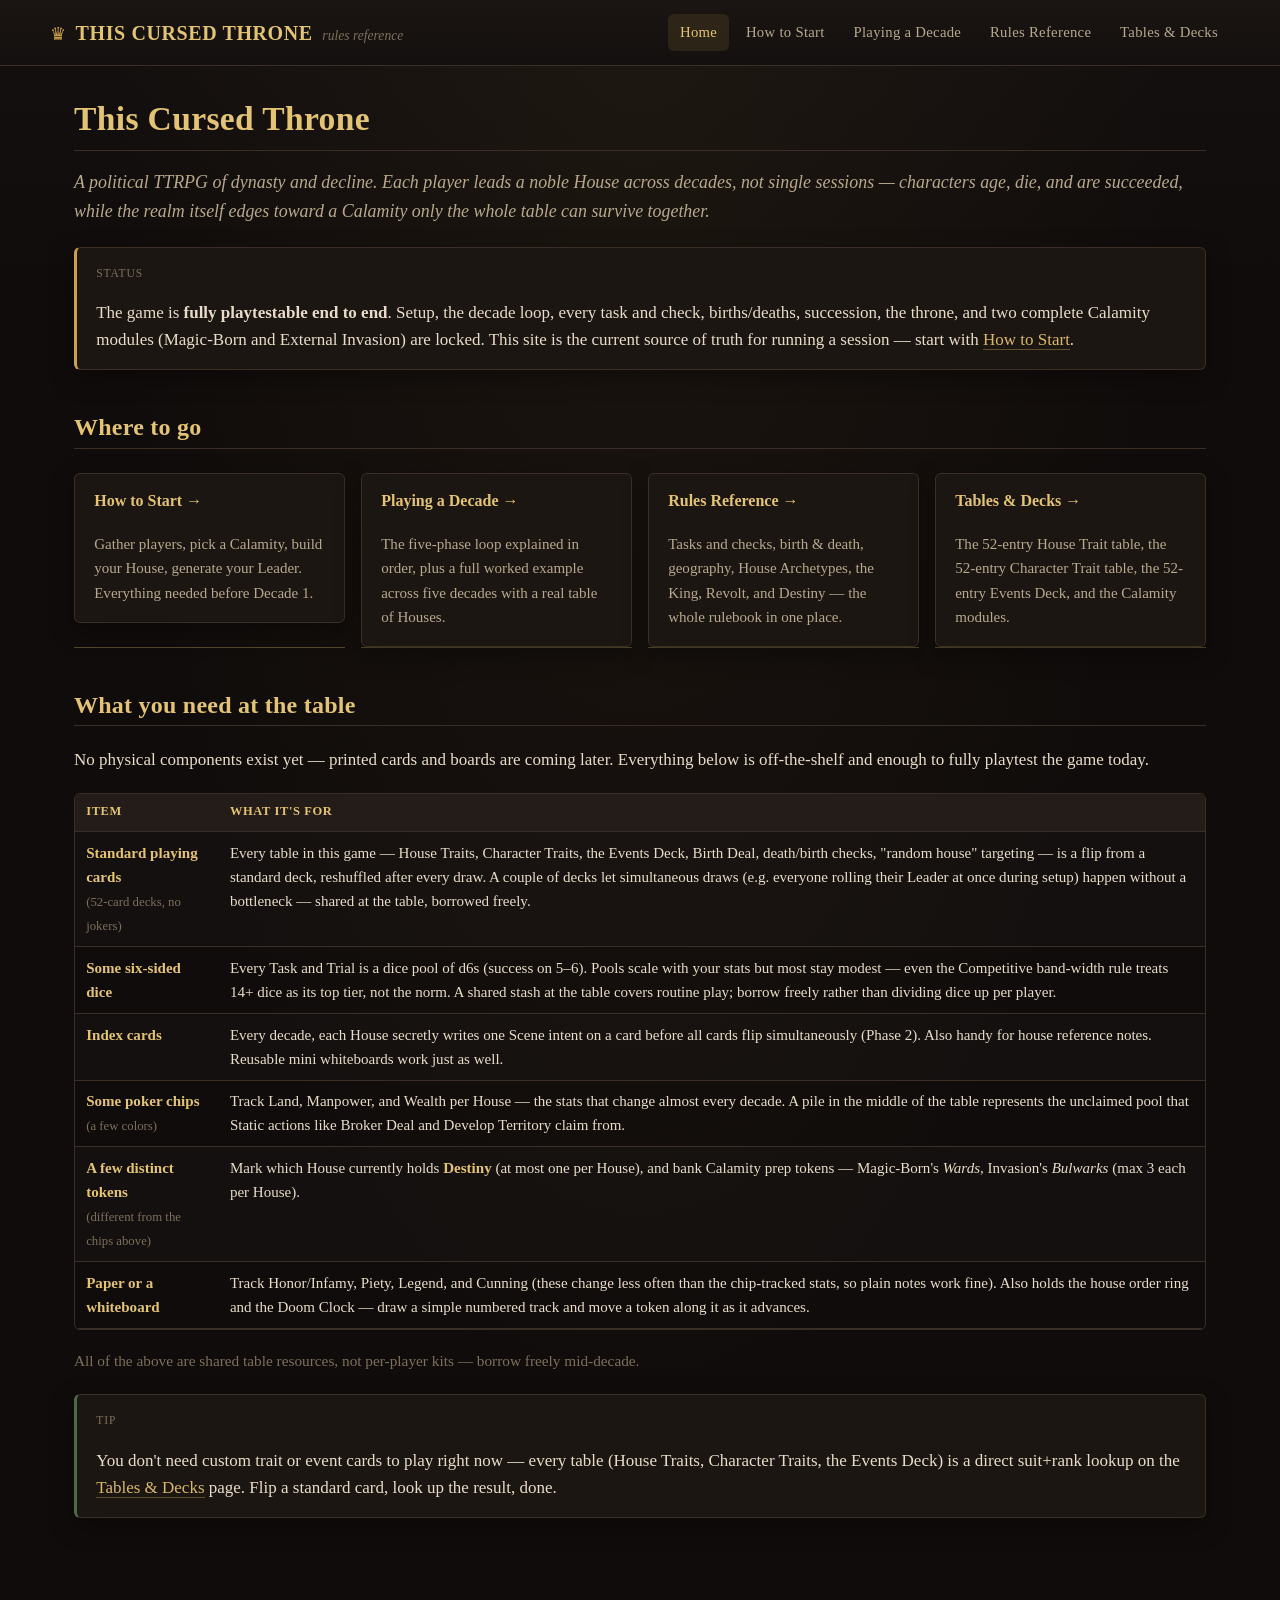
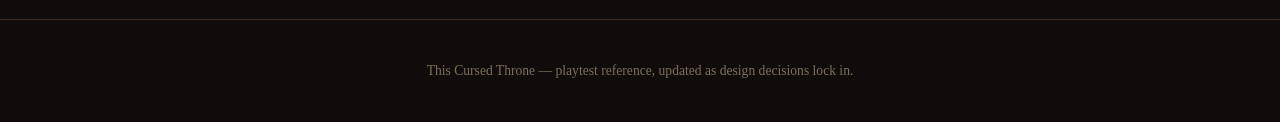
<file: index.html>
<!DOCTYPE html>
<html lang="en" data-theme="dark">
<head>
<meta charset="UTF-8">
<meta name="viewport" content="width=device-width, initial-scale=1.0">
<title>This Cursed Throne — Rules Reference</title>
<meta name="description" content="Official rules reference and playtest hub for This Cursed Throne, a political TTRPG of dynasty and decline.">
<link rel="stylesheet" href="style.css">
</head>
<body>

<header class="site-header">
  <div class="site-header-inner">
    <div class="brand">
      <span class="crown">♛</span>
      <a href="index.html">This Cursed Throne</a>
      <span class="tag">rules reference</span>
    </div>
    <nav class="top-nav">
      <a href="index.html" class="active">Home</a>
      <a href="setup.html">How to Start</a>
      <a href="gameplay.html">Playing a Decade</a>
      <a href="rules.html">Rules Reference</a>
      <a href="tables.html">Tables &amp; Decks</a>
    </nav>
  </div>
</header>

<div class="layout no-sidebar">
<main>

  <h1>This Cursed Throne</h1>
  <p class="lede">A political TTRPG of dynasty and decline. Each player leads a noble House across decades, not single sessions — characters age, die, and are succeeded, while the realm itself edges toward a Calamity only the whole table can survive together.</p>

  <div class="callout">
    <div class="callout-label">Status</div>
    <p>The game is <strong>fully playtestable end to end</strong>. Setup, the decade loop, every task and check, births/deaths, succession, the throne, and two complete Calamity modules (Magic-Born and External Invasion) are locked. This site is the current source of truth for running a session — start with <a href="setup.html">How to Start</a>.</p>
  </div>

  <h2>Where to go</h2>
  <div class="grid-cards">
    <a class="card-link" href="setup.html"><div class="card">
      <h4>How to Start →</h4>
      <p>Gather players, pick a Calamity, build your House, generate your Leader. Everything needed before Decade 1.</p>
    </div></a>
    <a class="card-link" href="gameplay.html"><div class="card">
      <h4>Playing a Decade →</h4>
      <p>The five-phase loop explained in order, plus a full worked example across five decades with a real table of Houses.</p>
    </div></a>
    <a class="card-link" href="rules.html"><div class="card">
      <h4>Rules Reference →</h4>
      <p>Tasks and checks, birth &amp; death, geography, House Archetypes, the King, Revolt, and Destiny — the whole rulebook in one place.</p>
    </div></a>
    <a class="card-link" href="tables.html"><div class="card">
      <h4>Tables &amp; Decks →</h4>
      <p>The 52-entry House Trait table, the 52-entry Character Trait table, the 52-entry Events Deck, and the Calamity modules.</p>
    </div></a>
  </div>

  <h2>What you need at the table</h2>
  <p>No physical components exist yet — printed cards and boards are coming later. Everything below is off-the-shelf and enough to fully playtest the game today.</p>

  <div class="table-scroll">
  <table>
    <tr><th>Item</th><th>What it's for</th></tr>
    <tr>
      <td><strong>Standard playing cards</strong><br><span style="color:var(--ink-faint);font-size:0.85em;">(52-card decks, no jokers)</span></td>
      <td>Every table in this game — House Traits, Character Traits, the Events Deck, Birth Deal, death/birth checks, "random house" targeting — is a flip from a standard deck, reshuffled after every draw. A couple of decks let simultaneous draws (e.g. everyone rolling their Leader at once during setup) happen without a bottleneck — shared at the table, borrowed freely.</td>
    </tr>
    <tr>
      <td><strong>Some six-sided dice</strong></td>
      <td>Every Task and Trial is a dice pool of d6s (success on 5–6). Pools scale with your stats but most stay modest — even the Competitive band-width rule treats 14+ dice as its top tier, not the norm. A shared stash at the table covers routine play; borrow freely rather than dividing dice up per player.</td>
    </tr>
    <tr>
      <td><strong>Index cards</strong></td>
      <td>Every decade, each House secretly writes one Scene intent on a card before all cards flip simultaneously (Phase 2). Also handy for house reference notes. Reusable mini whiteboards work just as well.</td>
    </tr>
    <tr>
      <td><strong>Some poker chips</strong> <span style="color:var(--ink-faint);font-size:0.85em;">(a few colors)</span></td>
      <td>Track Land, Manpower, and Wealth per House — the stats that change almost every decade. A pile in the middle of the table represents the unclaimed pool that Static actions like Broker Deal and Develop Territory claim from.</td>
    </tr>
    <tr>
      <td><strong>A few distinct tokens</strong><br><span style="color:var(--ink-faint);font-size:0.85em;">(different from the chips above)</span></td>
      <td>Mark which House currently holds <strong>Destiny</strong> (at most one per House), and bank Calamity prep tokens — Magic-Born's <em>Wards</em>, Invasion's <em>Bulwarks</em> (max 3 each per House).</td>
    </tr>
    <tr>
      <td><strong>Paper or a whiteboard</strong></td>
      <td>Track Honor/Infamy, Piety, Legend, and Cunning (these change less often than the chip-tracked stats, so plain notes work fine). Also holds the house order ring and the Doom Clock — draw a simple numbered track and move a token along it as it advances.</td>
    </tr>
  </table>
  </div>
  <p style="font-size:0.9em;color:var(--ink-faint)">All of the above are shared table resources, not per-player kits — borrow freely mid-decade.</p>

  <div class="callout tip">
    <div class="callout-label">Tip</div>
    <p>You don't need custom trait or event cards to play right now — every table (House Traits, Character Traits, the Events Deck) is a direct suit+rank lookup on the <a href="tables.html">Tables &amp; Decks</a> page. Flip a standard card, look up the result, done.</p>
  </div>

</main>
</div>

<footer class="site-footer">This Cursed Throne — playtest reference, updated as design decisions lock in.</footer>

</body>
</html>
</file>
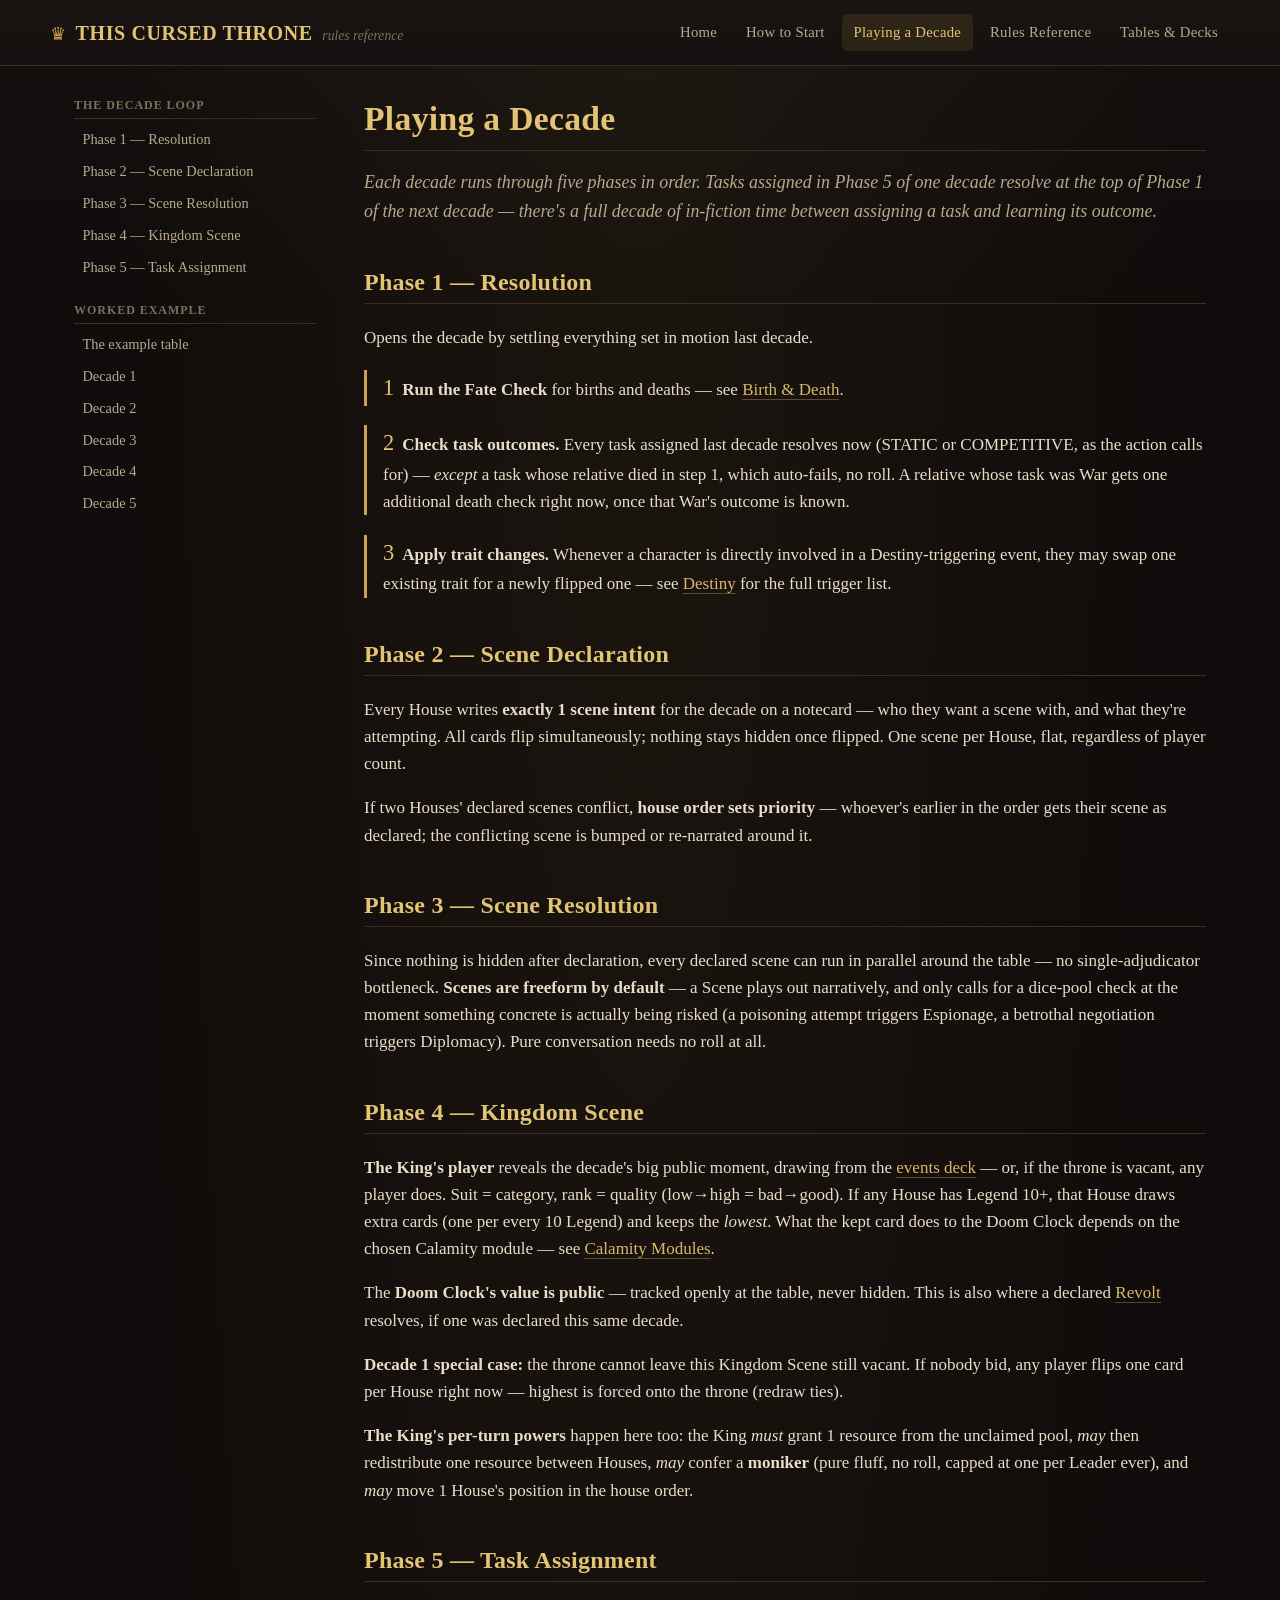
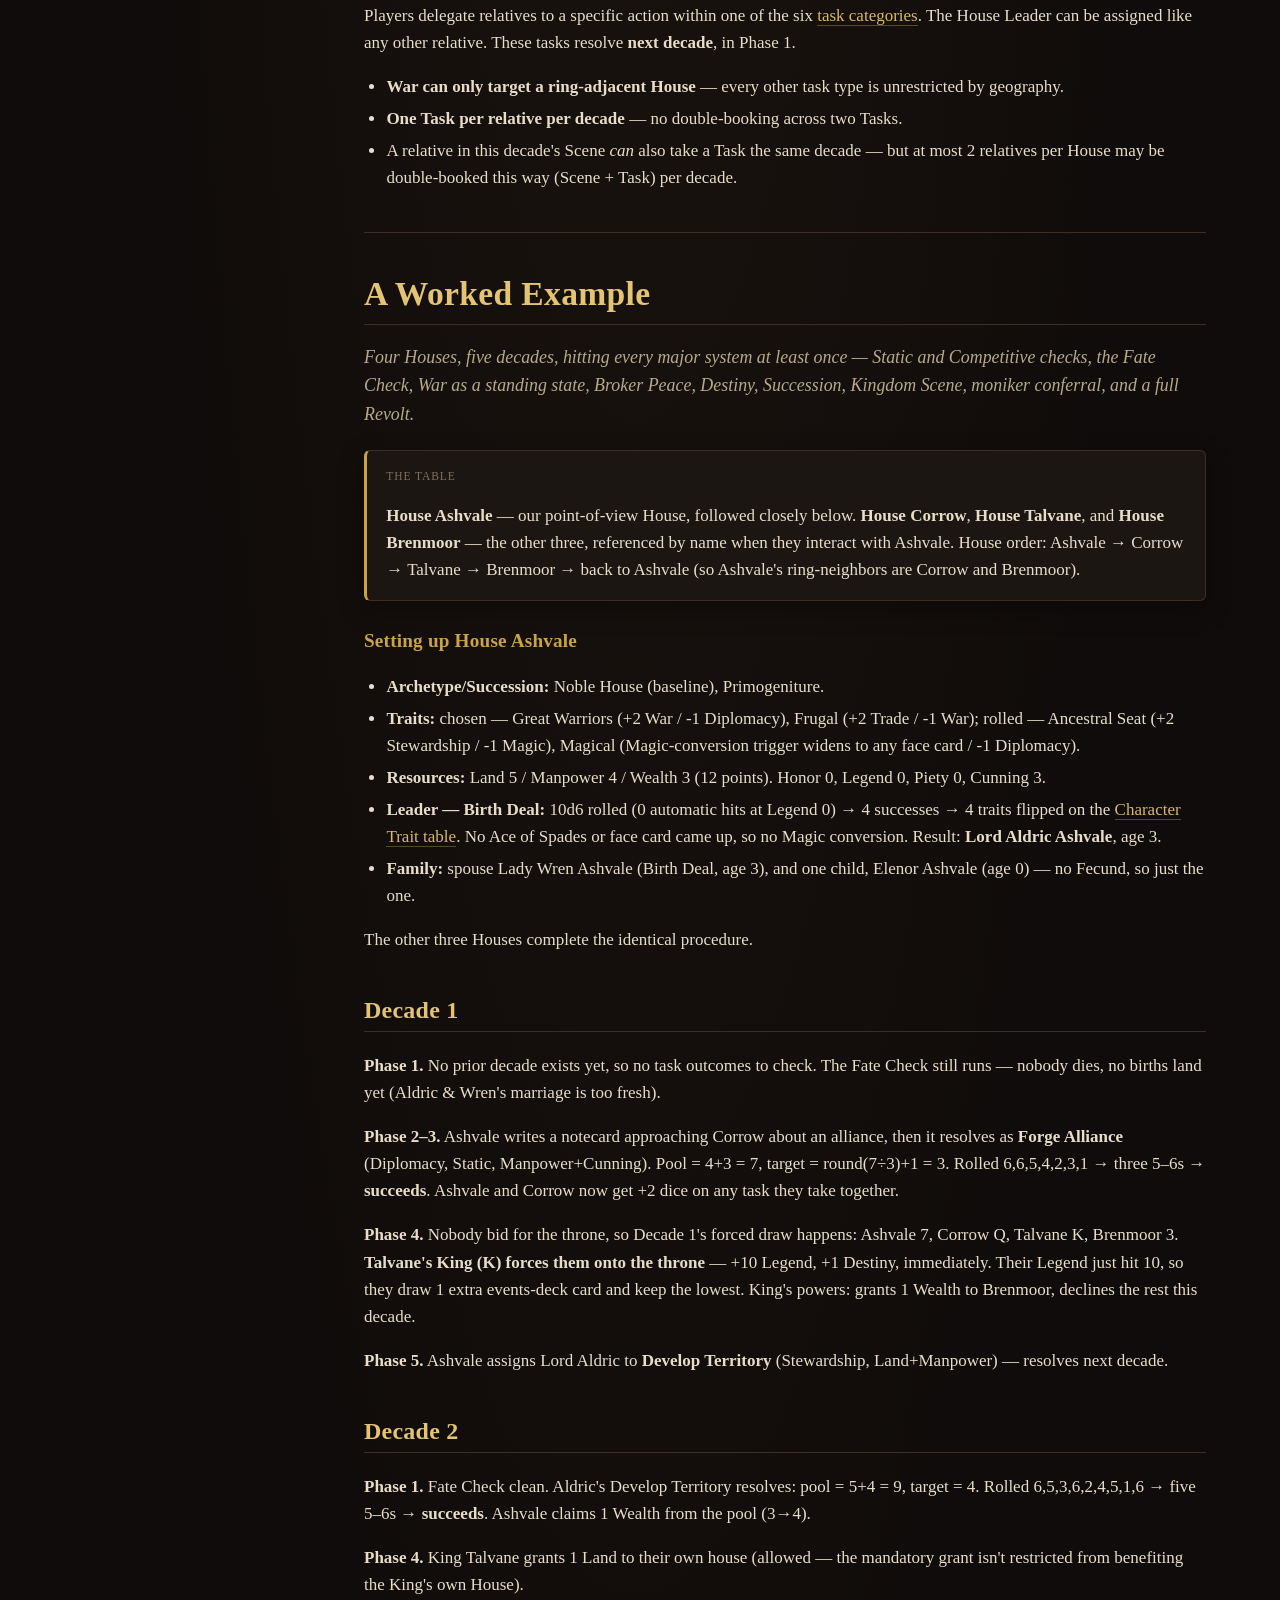
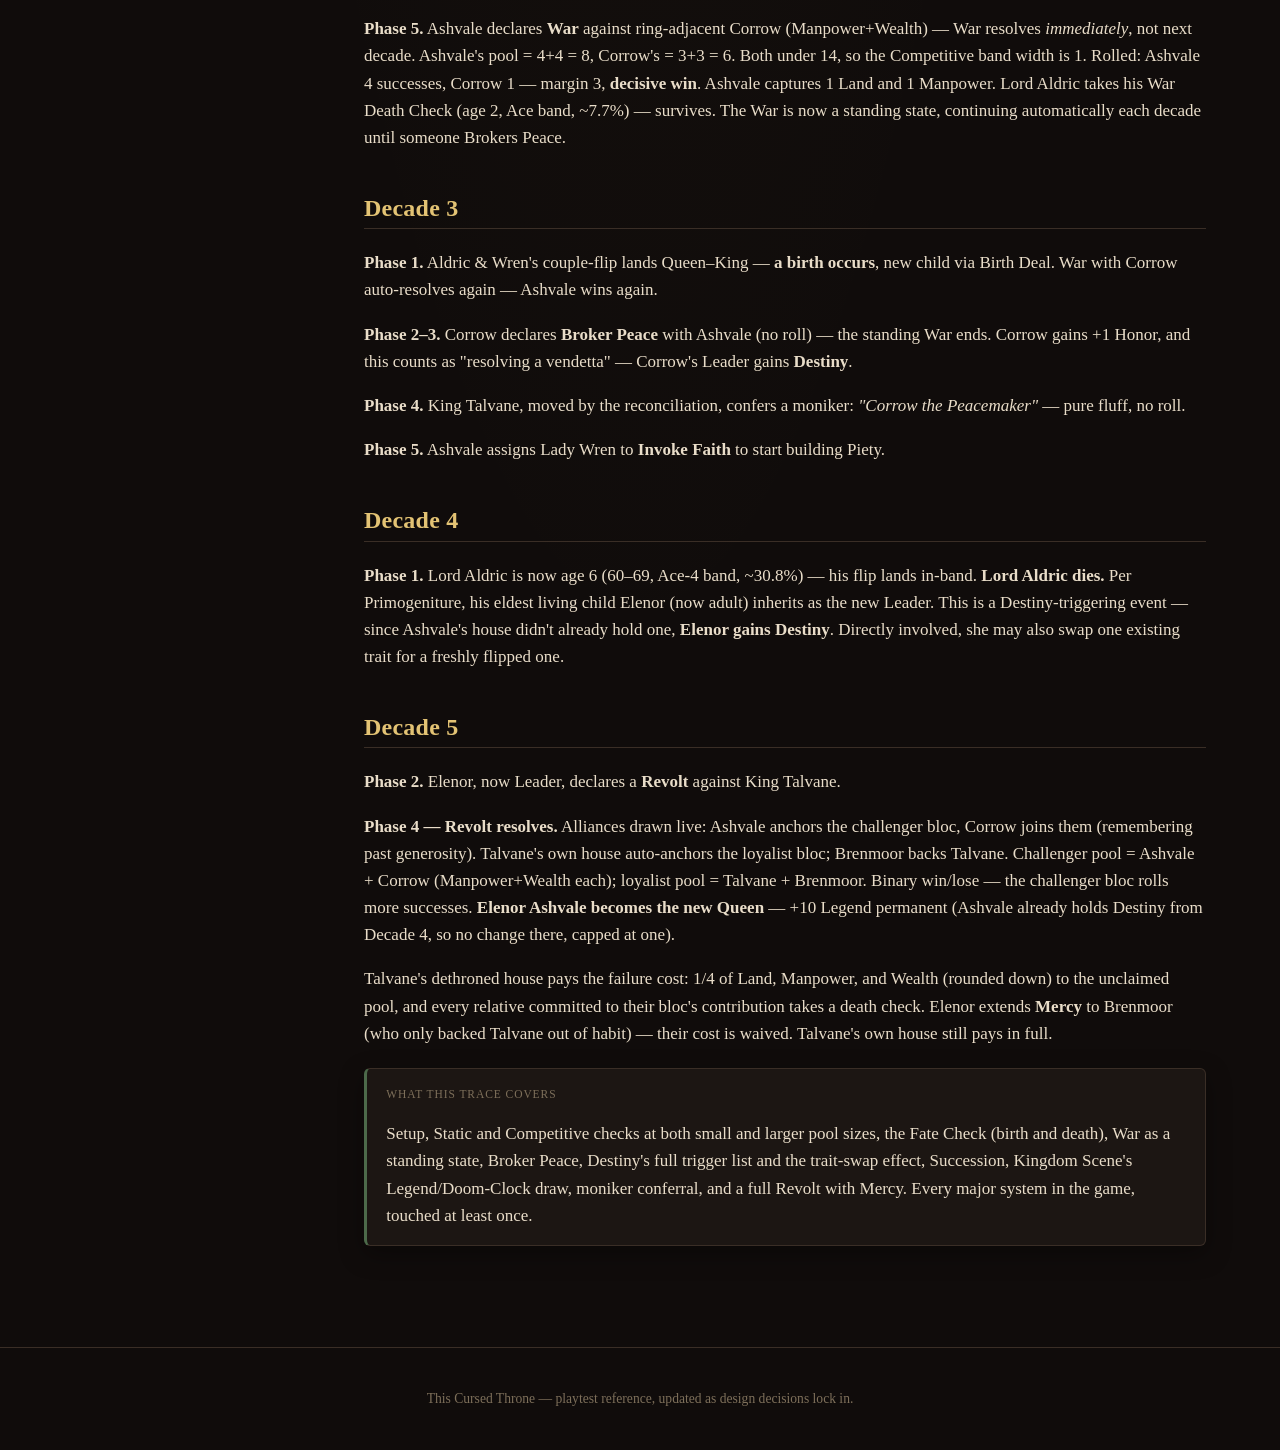
<file: gameplay.html>
<!DOCTYPE html>
<html lang="en" data-theme="dark">
<head>
<meta charset="UTF-8">
<meta name="viewport" content="width=device-width, initial-scale=1.0">
<title>Playing a Decade — This Cursed Throne</title>
<link rel="stylesheet" href="style.css">
</head>
<body>

<header class="site-header">
  <div class="site-header-inner">
    <div class="brand"><span class="crown">♛</span><a href="index.html">This Cursed Throne</a><span class="tag">rules reference</span></div>
    <nav class="top-nav">
      <a href="index.html">Home</a>
      <a href="setup.html">How to Start</a>
      <a href="gameplay.html" class="active">Playing a Decade</a>
      <a href="rules.html">Rules Reference</a>
      <a href="tables.html">Tables &amp; Decks</a>
    </nav>
  </div>
</header>

<div class="layout">
<aside class="toc">
  <h3>The Decade Loop</h3>
  <ul>
    <li><a href="#phase1">Phase 1 — Resolution</a></li>
    <li><a href="#phase2">Phase 2 — Scene Declaration</a></li>
    <li><a href="#phase3">Phase 3 — Scene Resolution</a></li>
    <li><a href="#phase4">Phase 4 — Kingdom Scene</a></li>
    <li><a href="#phase5">Phase 5 — Task Assignment</a></li>
  </ul>
  <h3>Worked Example</h3>
  <ul>
    <li><a href="#the-table">The example table</a></li>
    <li><a href="#decade1">Decade 1</a></li>
    <li><a href="#decade2">Decade 2</a></li>
    <li><a href="#decade3">Decade 3</a></li>
    <li><a href="#decade4">Decade 4</a></li>
    <li><a href="#decade5">Decade 5</a></li>
  </ul>
</aside>
<main>

  <h1>Playing a Decade</h1>
  <p class="lede">Each decade runs through five phases in order. Tasks assigned in Phase 5 of one decade resolve at the top of Phase 1 of the <em>next</em> decade — there's a full decade of in-fiction time between assigning a task and learning its outcome.</p>

  <h2 id="phase1">Phase 1 — Resolution</h2>
  <p>Opens the decade by settling everything set in motion last decade.</p>
  <div class="phase-step"><span class="num">1</span><strong>Run the Fate Check</strong> for births and deaths — see <a href="rules.html#birth-death">Birth &amp; Death</a>.</div>
  <div class="phase-step"><span class="num">2</span><strong>Check task outcomes.</strong> Every task assigned last decade resolves now (STATIC or COMPETITIVE, as the action calls for) — <em>except</em> a task whose relative died in step 1, which auto-fails, no roll. A relative whose task was War gets one additional death check right now, once that War's outcome is known.</div>
  <div class="phase-step"><span class="num">3</span><strong>Apply trait changes.</strong> Whenever a character is directly involved in a Destiny-triggering event, they may swap one existing trait for a newly flipped one — see <a href="rules.html#destiny">Destiny</a> for the full trigger list.</div>

  <h2 id="phase2">Phase 2 — Scene Declaration</h2>
  <p>Every House writes <strong>exactly 1 scene intent</strong> for the decade on a notecard — who they want a scene with, and what they're attempting. All cards flip simultaneously; nothing stays hidden once flipped. One scene per House, flat, regardless of player count.</p>
  <p>If two Houses' declared scenes conflict, <strong>house order sets priority</strong> — whoever's earlier in the order gets their scene as declared; the conflicting scene is bumped or re-narrated around it.</p>

  <h2 id="phase3">Phase 3 — Scene Resolution</h2>
  <p>Since nothing is hidden after declaration, every declared scene can run in parallel around the table — no single-adjudicator bottleneck. <strong>Scenes are freeform by default</strong> — a Scene plays out narratively, and only calls for a dice-pool check at the moment something concrete is actually being risked (a poisoning attempt triggers Espionage, a betrothal negotiation triggers Diplomacy). Pure conversation needs no roll at all.</p>

  <h2 id="phase4">Phase 4 — Kingdom Scene</h2>
  <p><strong>The King's player</strong> reveals the decade's big public moment, drawing from the <a href="tables.html#events-deck">events deck</a> — or, if the throne is vacant, any player does. Suit = category, rank = quality (low→high = bad→good). If any House has Legend 10+, that House draws extra cards (one per every 10 Legend) and keeps the <em>lowest</em>. What the kept card does to the Doom Clock depends on the chosen Calamity module — see <a href="tables.html#calamity">Calamity Modules</a>.</p>
  <p>The <strong>Doom Clock's value is public</strong> — tracked openly at the table, never hidden. This is also where a declared <a href="rules.html#revolt">Revolt</a> resolves, if one was declared this same decade.</p>
  <p><strong>Decade 1 special case:</strong> the throne cannot leave this Kingdom Scene still vacant. If nobody bid, any player flips one card per House right now — highest is forced onto the throne (redraw ties).</p>
  <p><strong>The King's per-turn powers</strong> happen here too: the King <em>must</em> grant 1 resource from the unclaimed pool, <em>may</em> then redistribute one resource between Houses, <em>may</em> confer a <strong>moniker</strong> (pure fluff, no roll, capped at one per Leader ever), and <em>may</em> move 1 House's position in the house order.</p>

  <h2 id="phase5">Phase 5 — Task Assignment</h2>
  <p>Players delegate relatives to a specific action within one of the six <a href="rules.html#tasks">task categories</a>. The House Leader can be assigned like any other relative. These tasks resolve <strong>next decade</strong>, in Phase 1.</p>
  <ul>
    <li><strong>War can only target a ring-adjacent House</strong> — every other task type is unrestricted by geography.</li>
    <li><strong>One Task per relative per decade</strong> — no double-booking across two Tasks.</li>
    <li>A relative in this decade's Scene <em>can</em> also take a Task the same decade — but at most 2 relatives per House may be double-booked this way (Scene + Task) per decade.</li>
  </ul>

  <hr>

  <h1 id="the-table">A Worked Example</h1>
  <p class="lede">Four Houses, five decades, hitting every major system at least once — Static and Competitive checks, the Fate Check, War as a standing state, Broker Peace, Destiny, Succession, Kingdom Scene, moniker conferral, and a full Revolt.</p>

  <div class="callout">
    <div class="callout-label">The table</div>
    <p><strong>House Ashvale</strong> — our point-of-view House, followed closely below. <strong>House Corrow</strong>, <strong>House Talvane</strong>, and <strong>House Brenmoor</strong> — the other three, referenced by name when they interact with Ashvale. House order: Ashvale → Corrow → Talvane → Brenmoor → back to Ashvale (so Ashvale's ring-neighbors are Corrow and Brenmoor).</p>
  </div>

  <h3>Setting up House Ashvale</h3>
  <ul>
    <li><strong>Archetype/Succession:</strong> Noble House (baseline), Primogeniture.</li>
    <li><strong>Traits:</strong> chosen — Great Warriors (+2 War / -1 Diplomacy), Frugal (+2 Trade / -1 War); rolled — Ancestral Seat (+2 Stewardship / -1 Magic), Magical (Magic-conversion trigger widens to any face card / -1 Diplomacy).</li>
    <li><strong>Resources:</strong> Land 5 / Manpower 4 / Wealth 3 (12 points). Honor 0, Legend 0, Piety 0, Cunning 3.</li>
    <li><strong>Leader — Birth Deal:</strong> 10d6 rolled (0 automatic hits at Legend 0) → 4 successes → 4 traits flipped on the <a href="tables.html#character-traits">Character Trait table</a>. No Ace of Spades or face card came up, so no Magic conversion. Result: <strong>Lord Aldric Ashvale</strong>, age 3.</li>
    <li><strong>Family:</strong> spouse Lady Wren Ashvale (Birth Deal, age 3), and one child, Elenor Ashvale (age 0) — no Fecund, so just the one.</li>
  </ul>
  <p>The other three Houses complete the identical procedure.</p>

  <h2 id="decade1">Decade 1</h2>
  <p><strong>Phase 1.</strong> No prior decade exists yet, so no task outcomes to check. The Fate Check still runs — nobody dies, no births land yet (Aldric &amp; Wren's marriage is too fresh).</p>
  <p><strong>Phase 2–3.</strong> Ashvale writes a notecard approaching Corrow about an alliance, then it resolves as <strong>Forge Alliance</strong> (Diplomacy, Static, Manpower+Cunning). Pool = 4+3 = 7, target = round(7÷3)+1 = 3. Rolled 6,6,5,4,2,3,1 → three 5–6s → <strong>succeeds</strong>. Ashvale and Corrow now get +2 dice on any task they take together.</p>
  <p><strong>Phase 4.</strong> Nobody bid for the throne, so Decade 1's forced draw happens: Ashvale 7, Corrow Q, Talvane K, Brenmoor 3. <strong>Talvane's King (K) forces them onto the throne</strong> — +10 Legend, +1 Destiny, immediately. Their Legend just hit 10, so they draw 1 extra events-deck card and keep the lowest. King's powers: grants 1 Wealth to Brenmoor, declines the rest this decade.</p>
  <p><strong>Phase 5.</strong> Ashvale assigns Lord Aldric to <strong>Develop Territory</strong> (Stewardship, Land+Manpower) — resolves next decade.</p>

  <h2 id="decade2">Decade 2</h2>
  <p><strong>Phase 1.</strong> Fate Check clean. Aldric's Develop Territory resolves: pool = 5+4 = 9, target = 4. Rolled 6,5,3,6,2,4,5,1,6 → five 5–6s → <strong>succeeds</strong>. Ashvale claims 1 Wealth from the pool (3→4).</p>
  <p><strong>Phase 4.</strong> King Talvane grants 1 Land to their own house (allowed — the mandatory grant isn't restricted from benefiting the King's own House).</p>
  <p><strong>Phase 5.</strong> Ashvale declares <strong>War</strong> against ring-adjacent Corrow (Manpower+Wealth) — War resolves <em>immediately</em>, not next decade. Ashvale's pool = 4+4 = 8, Corrow's = 3+3 = 6. Both under 14, so the Competitive band width is 1. Rolled: Ashvale 4 successes, Corrow 1 — margin 3, <strong>decisive win</strong>. Ashvale captures 1 Land and 1 Manpower. Lord Aldric takes his War Death Check (age 2, Ace band, ~7.7%) — survives. The War is now a standing state, continuing automatically each decade until someone Brokers Peace.</p>

  <h2 id="decade3">Decade 3</h2>
  <p><strong>Phase 1.</strong> Aldric &amp; Wren's couple-flip lands Queen–King — <strong>a birth occurs</strong>, new child via Birth Deal. War with Corrow auto-resolves again — Ashvale wins again.</p>
  <p><strong>Phase 2–3.</strong> Corrow declares <strong>Broker Peace</strong> with Ashvale (no roll) — the standing War ends. Corrow gains +1 Honor, and this counts as "resolving a vendetta" — Corrow's Leader gains <strong>Destiny</strong>.</p>
  <p><strong>Phase 4.</strong> King Talvane, moved by the reconciliation, confers a moniker: <em>"Corrow the Peacemaker"</em> — pure fluff, no roll.</p>
  <p><strong>Phase 5.</strong> Ashvale assigns Lady Wren to <strong>Invoke Faith</strong> to start building Piety.</p>

  <h2 id="decade4">Decade 4</h2>
  <p><strong>Phase 1.</strong> Lord Aldric is now age 6 (60–69, Ace-4 band, ~30.8%) — his flip lands in-band. <strong>Lord Aldric dies.</strong> Per Primogeniture, his eldest living child Elenor (now adult) inherits as the new Leader. This is a Destiny-triggering event — since Ashvale's house didn't already hold one, <strong>Elenor gains Destiny</strong>. Directly involved, she may also swap one existing trait for a freshly flipped one.</p>

  <h2 id="decade5">Decade 5</h2>
  <p><strong>Phase 2.</strong> Elenor, now Leader, declares a <strong>Revolt</strong> against King Talvane.</p>
  <p><strong>Phase 4 — Revolt resolves.</strong> Alliances drawn live: Ashvale anchors the challenger bloc, Corrow joins them (remembering past generosity). Talvane's own house auto-anchors the loyalist bloc; Brenmoor backs Talvane. Challenger pool = Ashvale + Corrow (Manpower+Wealth each); loyalist pool = Talvane + Brenmoor. Binary win/lose — the challenger bloc rolls more successes. <strong>Elenor Ashvale becomes the new Queen</strong> — +10 Legend permanent (Ashvale already holds Destiny from Decade 4, so no change there, capped at one).</p>
  <p>Talvane's dethroned house pays the failure cost: 1/4 of Land, Manpower, and Wealth (rounded down) to the unclaimed pool, and every relative committed to their bloc's contribution takes a death check. Elenor extends <strong>Mercy</strong> to Brenmoor (who only backed Talvane out of habit) — their cost is waived. Talvane's own house still pays in full.</p>

  <div class="callout tip">
    <div class="callout-label">What this trace covers</div>
    <p>Setup, Static and Competitive checks at both small and larger pool sizes, the Fate Check (birth and death), War as a standing state, Broker Peace, Destiny's full trigger list and the trait-swap effect, Succession, Kingdom Scene's Legend/Doom-Clock draw, moniker conferral, and a full Revolt with Mercy. Every major system in the game, touched at least once.</p>
  </div>

</main>
</div>

<footer class="site-footer">This Cursed Throne — playtest reference, updated as design decisions lock in.</footer>

</body>
</html>
</file>
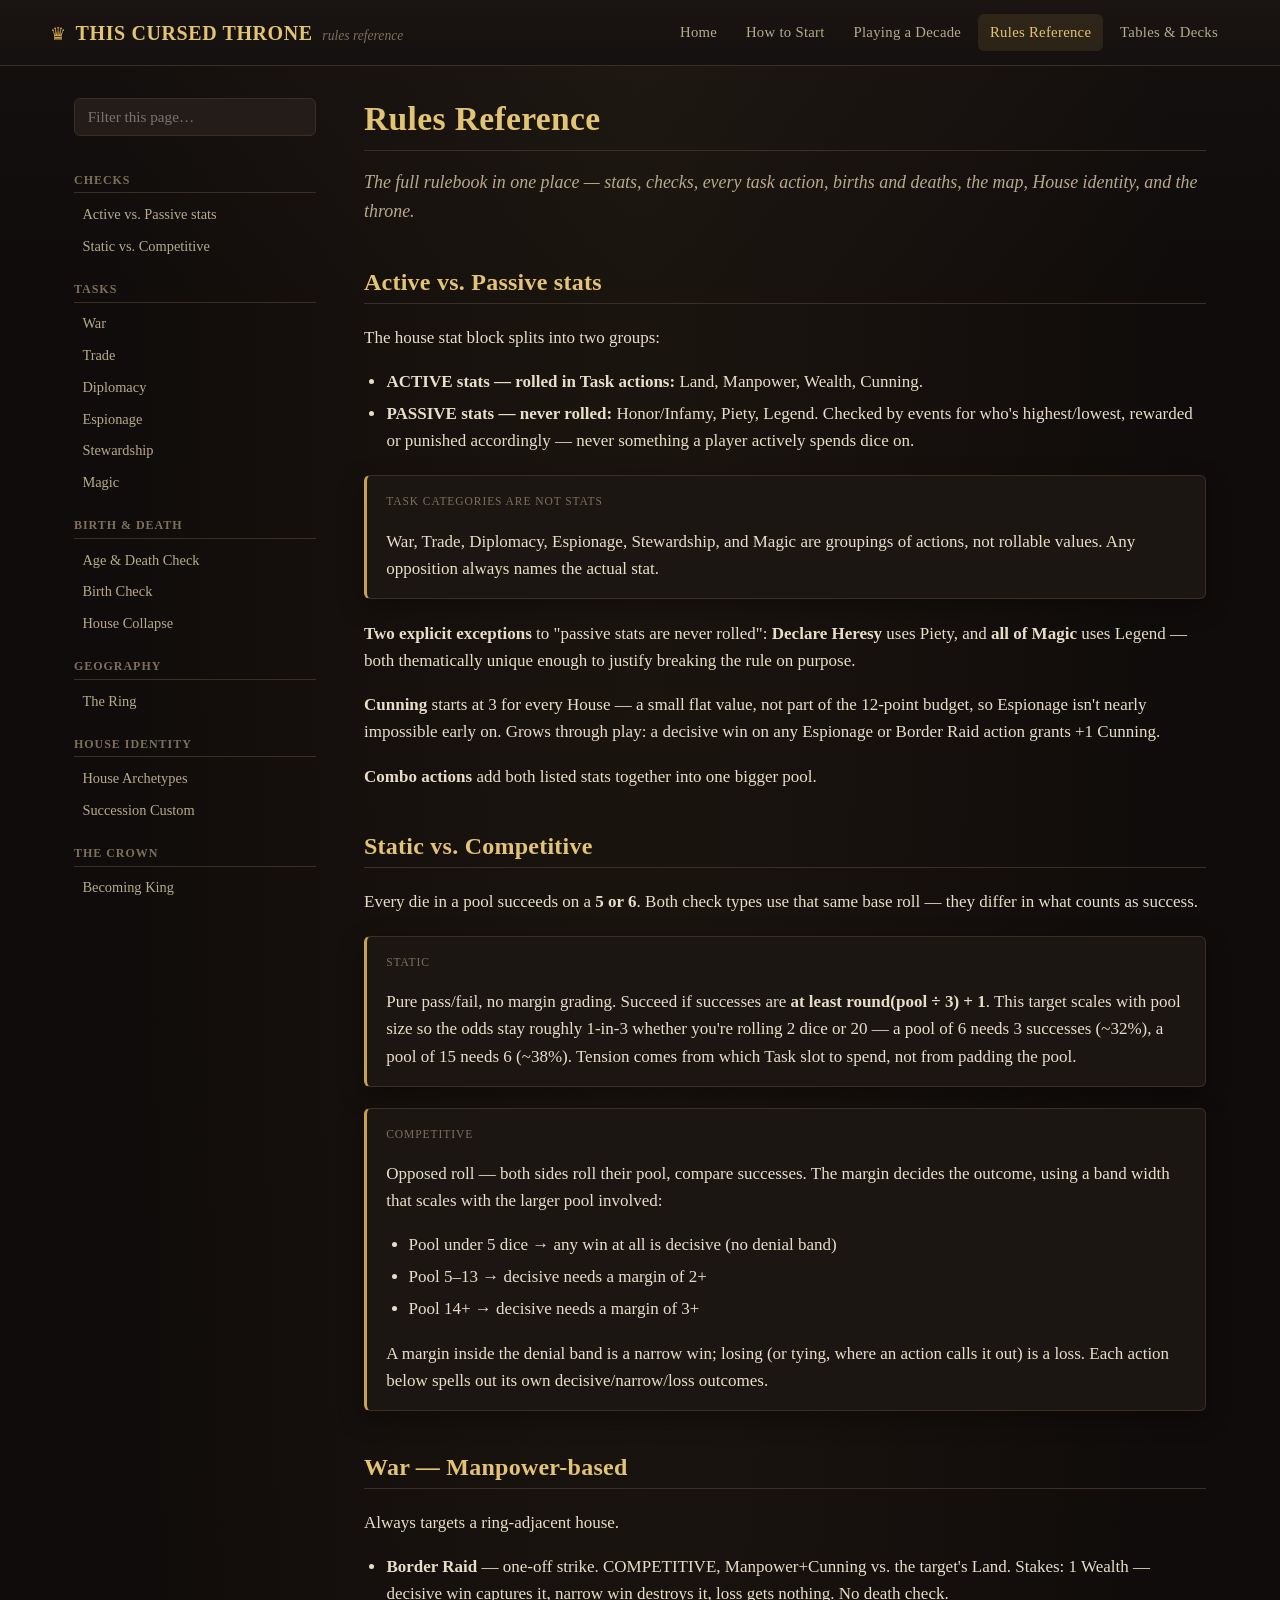
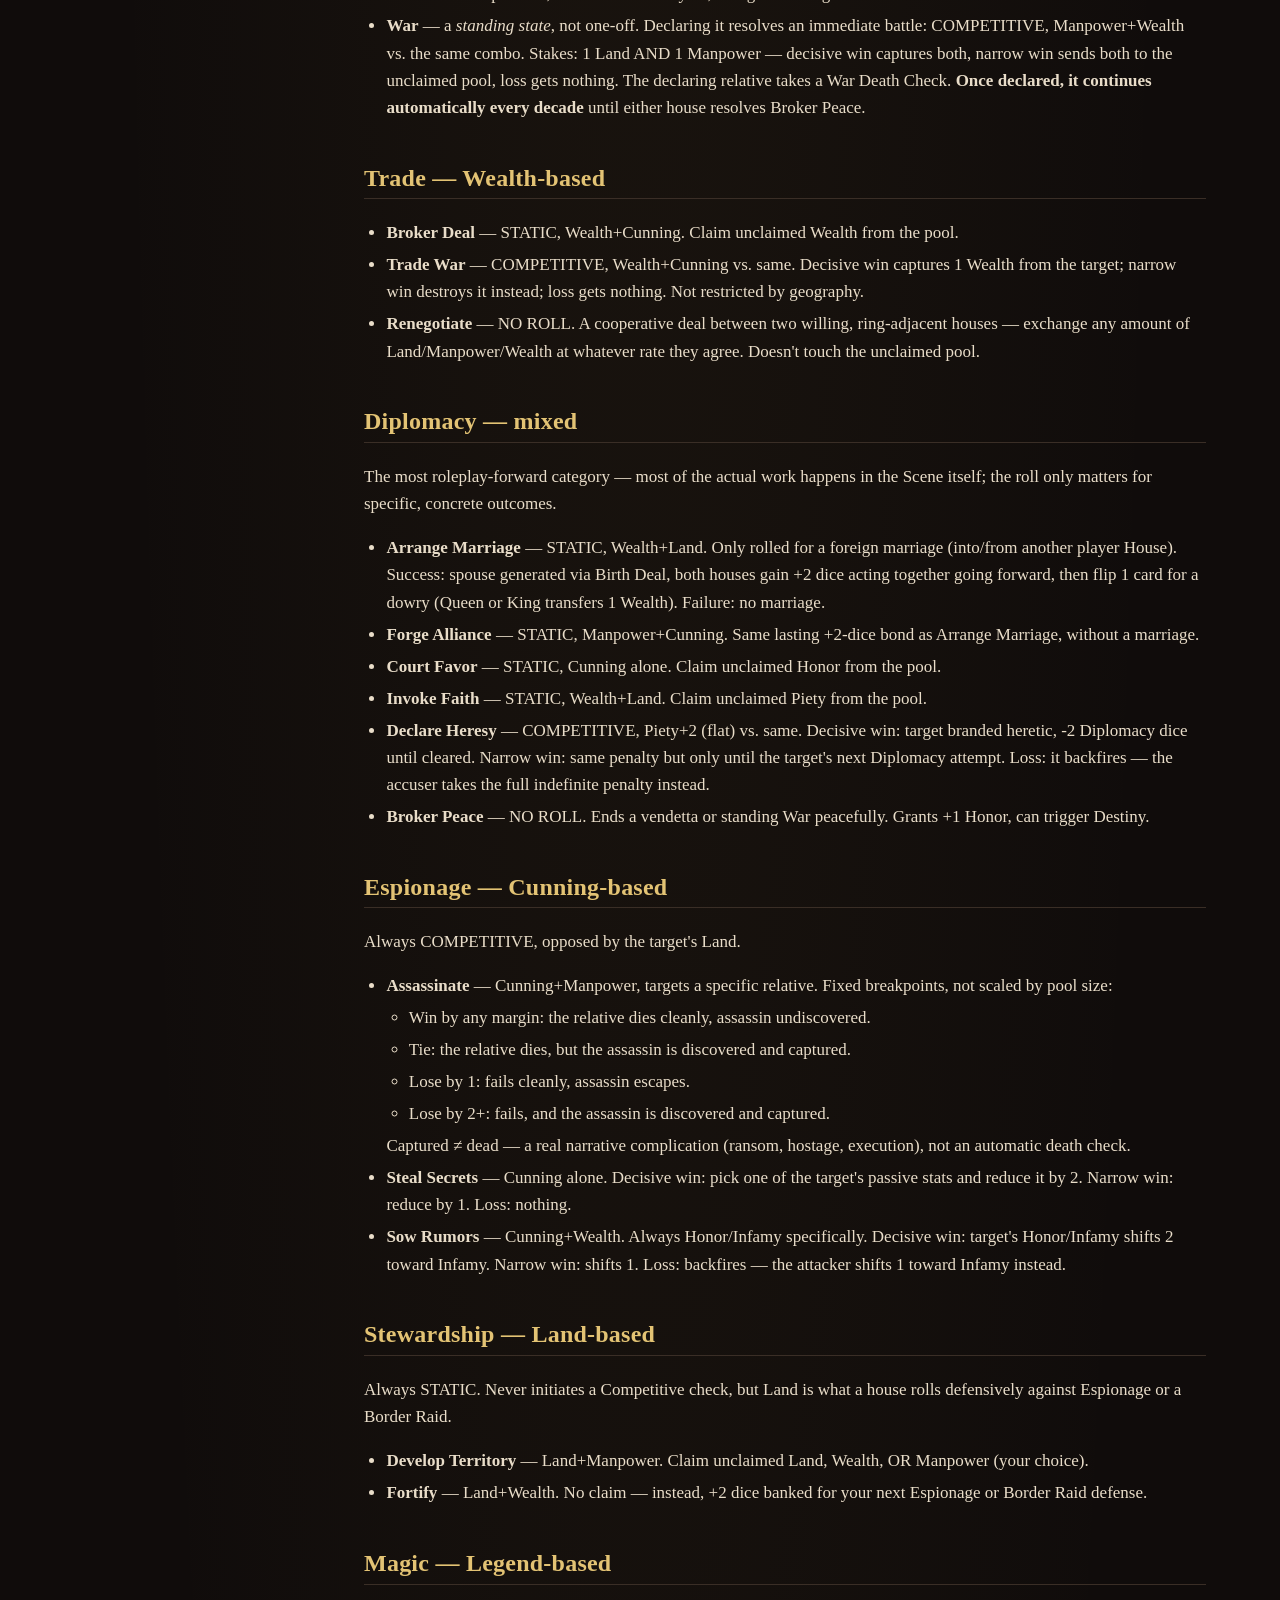
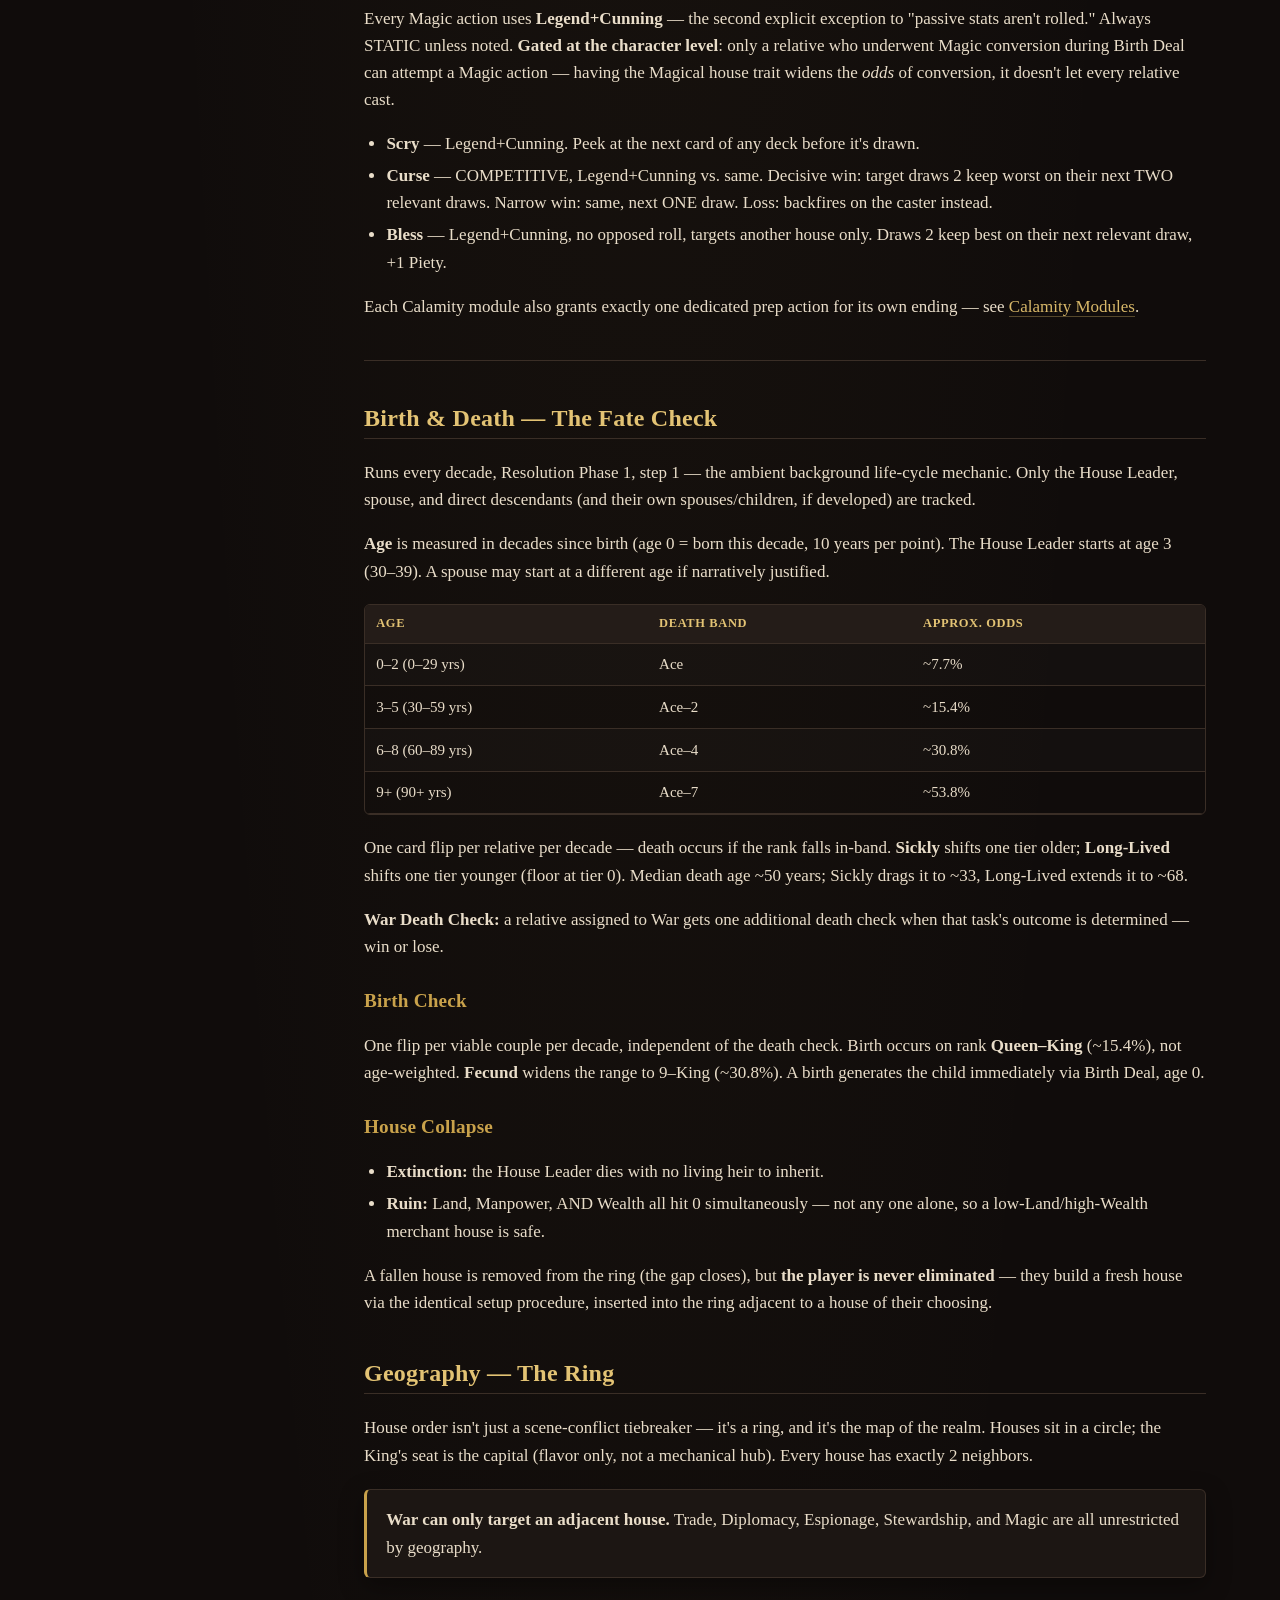
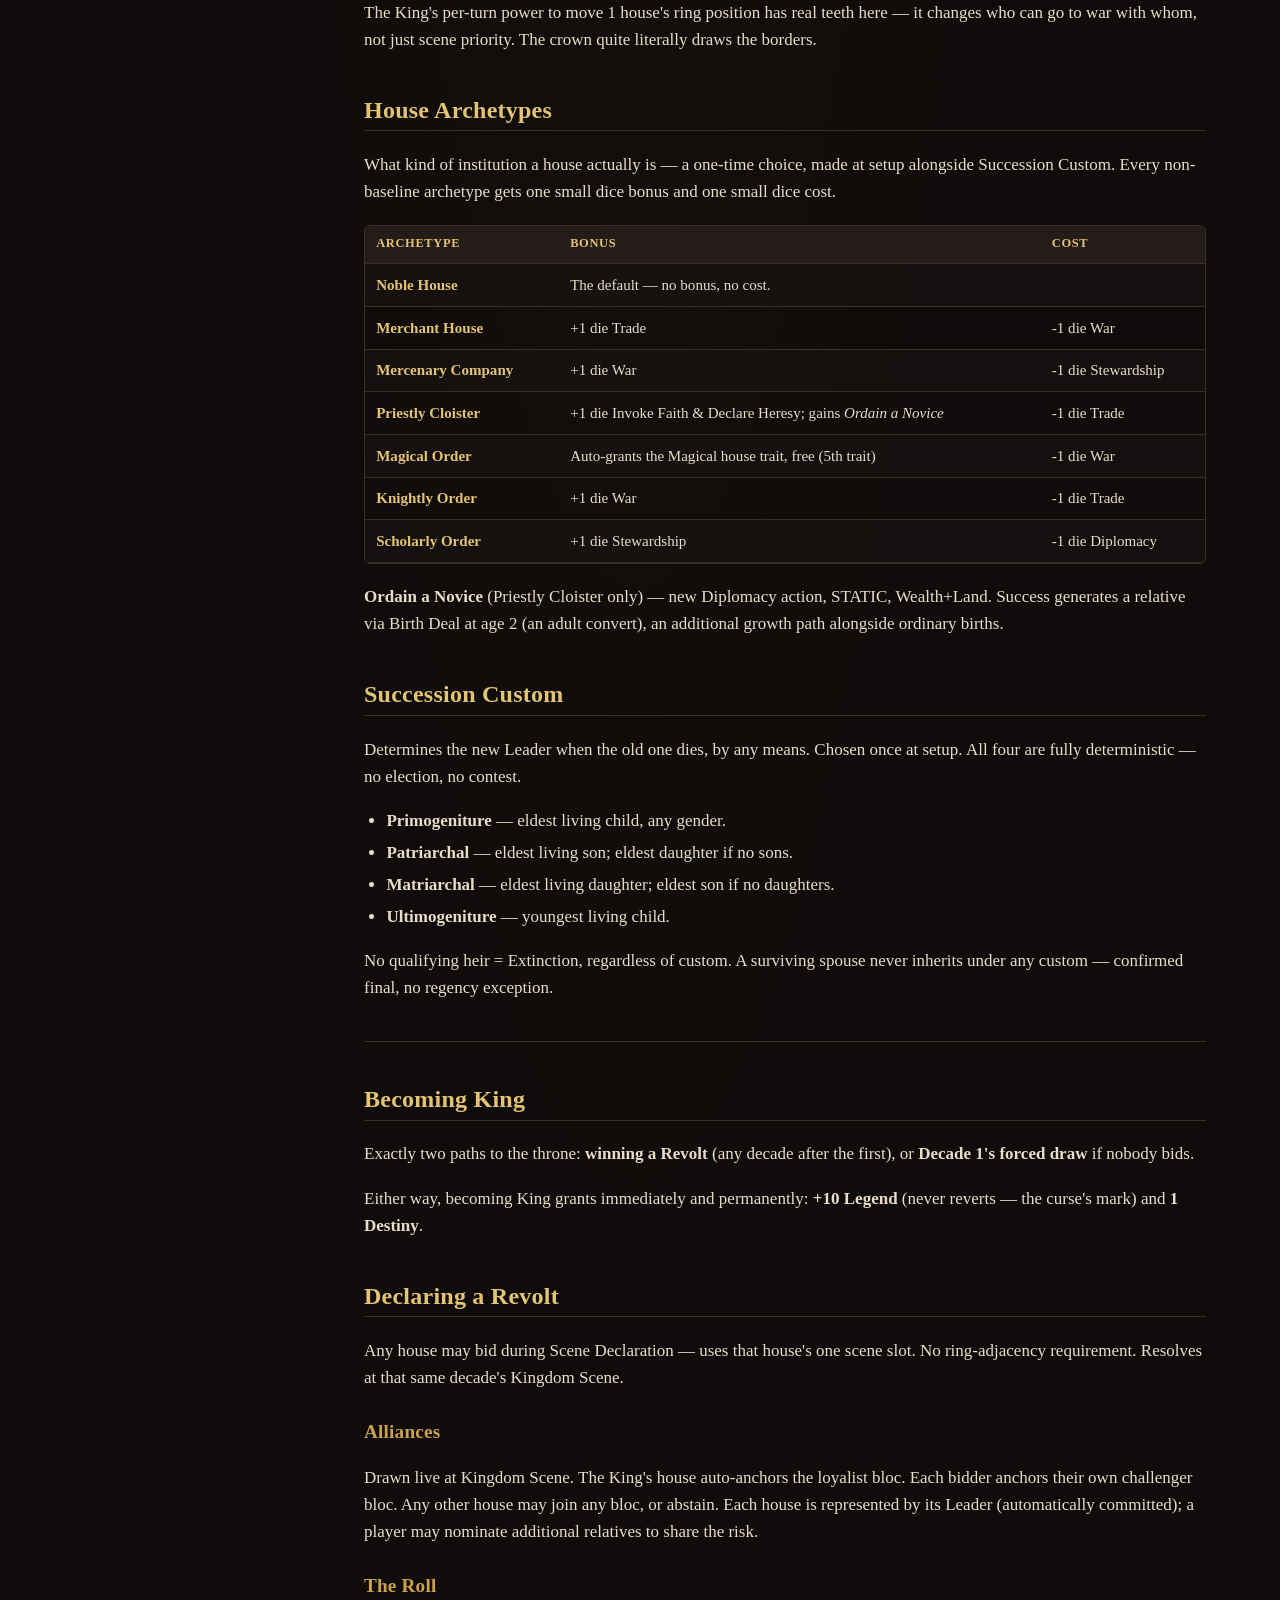
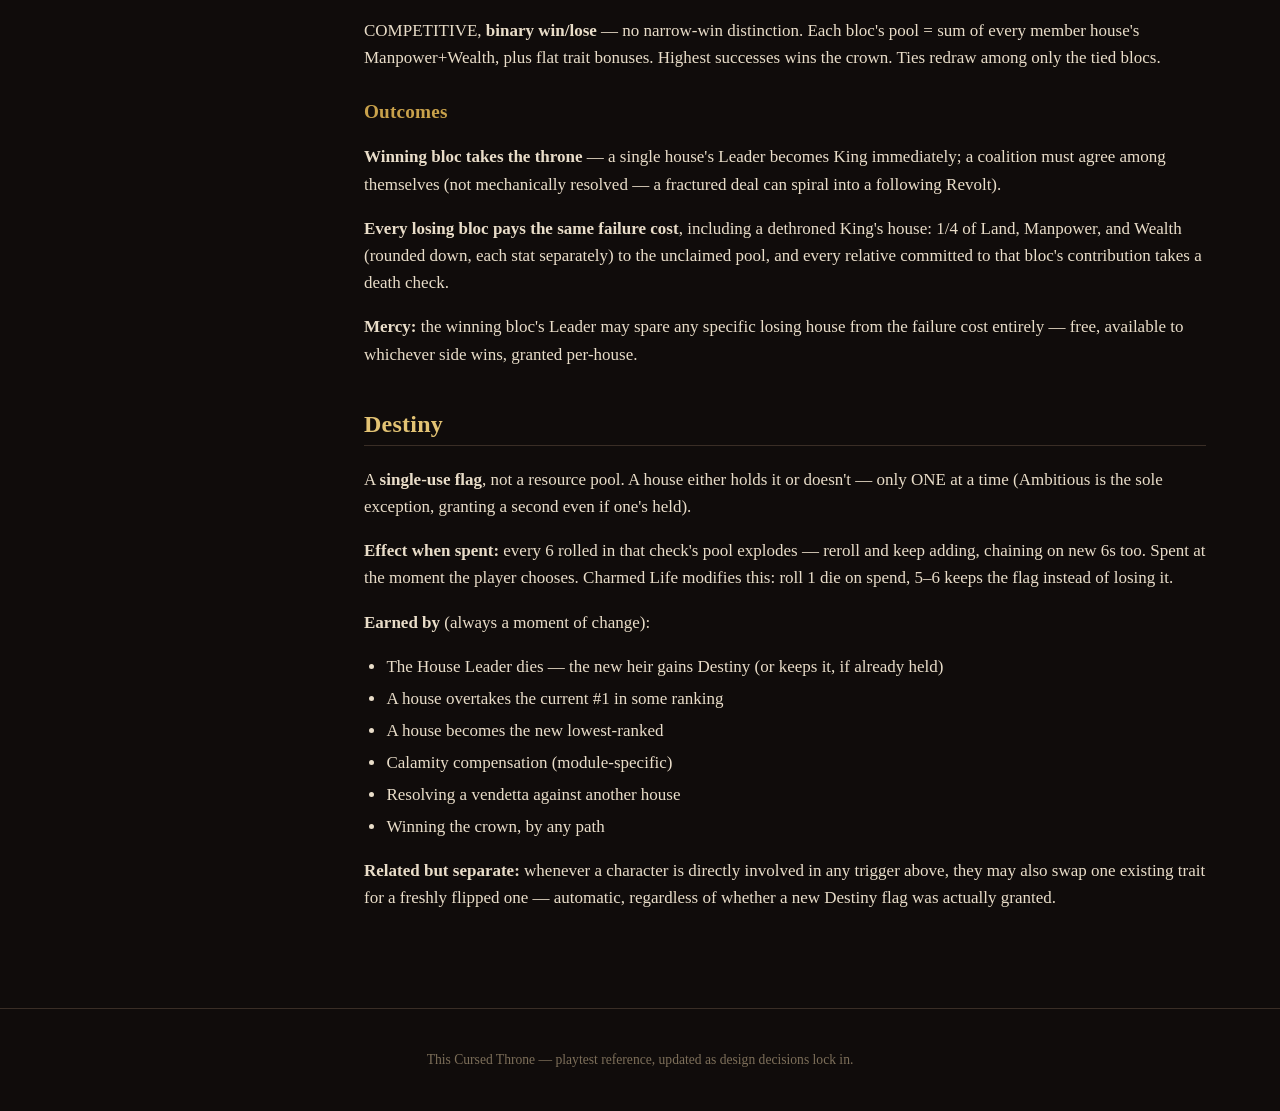
<file: rules.html>
<!DOCTYPE html>
<html lang="en" data-theme="dark">
<head>
<meta charset="UTF-8">
<meta name="viewport" content="width=device-width, initial-scale=1.0">
<title>Rules Reference — This Cursed Throne</title>
<link rel="stylesheet" href="style.css">
</head>
<body>

<header class="site-header">
  <div class="site-header-inner">
    <div class="brand"><span class="crown">♛</span><a href="index.html">This Cursed Throne</a><span class="tag">rules reference</span></div>
    <nav class="top-nav">
      <a href="index.html">Home</a>
      <a href="setup.html">How to Start</a>
      <a href="gameplay.html">Playing a Decade</a>
      <a href="rules.html" class="active">Rules Reference</a>
      <a href="tables.html">Tables &amp; Decks</a>
    </nav>
  </div>
</header>

<div class="layout">
<aside class="toc">
  <input class="search-box" type="text" id="pageSearch" placeholder="Filter this page…" onkeyup="filterPage()">
  <h3>Checks</h3>
  <ul>
    <li><a href="#stats">Active vs. Passive stats</a></li>
    <li><a href="#checktypes">Static vs. Competitive</a></li>
  </ul>
  <h3 id="tasks">Tasks</h3>
  <ul>
    <li><a href="#war">War</a></li>
    <li><a href="#trade">Trade</a></li>
    <li><a href="#diplomacy">Diplomacy</a></li>
    <li><a href="#espionage">Espionage</a></li>
    <li><a href="#stewardship">Stewardship</a></li>
    <li><a href="#magic">Magic</a></li>
  </ul>
  <h3 id="birth-death">Birth &amp; Death</h3>
  <ul>
    <li><a href="#age-death">Age &amp; Death Check</a></li>
    <li><a href="#birth">Birth Check</a></li>
    <li><a href="#collapse">House Collapse</a></li>
  </ul>
  <h3 id="geography">Geography</h3>
  <ul><li><a href="#the-ring">The Ring</a></li></ul>
  <h3 id="archetypes">House Identity</h3>
  <ul>
    <li><a href="#house-archetypes">House Archetypes</a></li>
    <li><a href="#succession">Succession Custom</a></li>
  </ul>
  <h3>The Crown</h3>
  <ul>
    <li><a href="#becoming-king">Becoming King</a></li>
    <li><a href="#revolt">Declaring a Revolt</a></li>
    <li><a href="#destiny">Destiny</a></li>
  </ul>
</aside>
<main id="pageMain">

  <h1>Rules Reference</h1>
  <p class="lede">The full rulebook in one place — stats, checks, every task action, births and deaths, the map, House identity, and the throne.</p>

  <h2 id="stats">Active vs. Passive stats</h2>
  <p>The house stat block splits into two groups:</p>
  <ul>
    <li><strong>ACTIVE stats — rolled in Task actions:</strong> Land, Manpower, Wealth, Cunning.</li>
    <li><strong>PASSIVE stats — never rolled:</strong> Honor/Infamy, Piety, Legend. Checked by events for who's highest/lowest, rewarded or punished accordingly — never something a player actively spends dice on.</li>
  </ul>
  <div class="callout">
    <div class="callout-label">Task categories are not stats</div>
    <p>War, Trade, Diplomacy, Espionage, Stewardship, and Magic are groupings of actions, not rollable values. Any opposition always names the actual stat.</p>
  </div>
  <p><strong>Two explicit exceptions</strong> to "passive stats are never rolled": <strong>Declare Heresy</strong> uses Piety, and <strong>all of Magic</strong> uses Legend — both thematically unique enough to justify breaking the rule on purpose.</p>
  <p><strong>Cunning</strong> starts at 3 for every House — a small flat value, not part of the 12-point budget, so Espionage isn't nearly impossible early on. Grows through play: a decisive win on any Espionage or Border Raid action grants +1 Cunning.</p>
  <p><strong>Combo actions</strong> add both listed stats together into one bigger pool.</p>

  <h2 id="checktypes">Static vs. Competitive</h2>
  <p>Every die in a pool succeeds on a <strong>5 or 6</strong>. Both check types use that same base roll — they differ in what counts as success.</p>

  <div class="callout">
    <div class="callout-label">STATIC</div>
    <p>Pure pass/fail, no margin grading. Succeed if successes are <strong>at least round(pool ÷ 3) + 1</strong>. This target scales with pool size so the odds stay roughly 1-in-3 whether you're rolling 2 dice or 20 — a pool of 6 needs 3 successes (~32%), a pool of 15 needs 6 (~38%). Tension comes from which Task slot to spend, not from padding the pool.</p>
  </div>
  <div class="callout">
    <div class="callout-label">COMPETITIVE</div>
    <p>Opposed roll — both sides roll their pool, compare successes. The margin decides the outcome, using a band width that scales with the larger pool involved:</p>
    <ul>
      <li>Pool under 5 dice → any win at all is decisive (no denial band)</li>
      <li>Pool 5–13 → decisive needs a margin of 2+</li>
      <li>Pool 14+ → decisive needs a margin of 3+</li>
    </ul>
    <p>A margin inside the denial band is a narrow win; losing (or tying, where an action calls it out) is a loss. Each action below spells out its own decisive/narrow/loss outcomes.</p>
  </div>

  <h2 id="war">War — Manpower-based</h2>
  <p>Always targets a ring-adjacent house.</p>
  <ul>
    <li><strong>Border Raid</strong> — one-off strike. COMPETITIVE, Manpower+Cunning vs. the target's Land. Stakes: 1 Wealth — decisive win captures it, narrow win destroys it, loss gets nothing. No death check.</li>
    <li><strong>War</strong> — a <em>standing state</em>, not one-off. Declaring it resolves an immediate battle: COMPETITIVE, Manpower+Wealth vs. the same combo. Stakes: 1 Land AND 1 Manpower — decisive win captures both, narrow win sends both to the unclaimed pool, loss gets nothing. The declaring relative takes a War Death Check. <strong>Once declared, it continues automatically every decade</strong> until either house resolves Broker Peace.</li>
  </ul>

  <h2 id="trade">Trade — Wealth-based</h2>
  <ul>
    <li><strong>Broker Deal</strong> — STATIC, Wealth+Cunning. Claim unclaimed Wealth from the pool.</li>
    <li><strong>Trade War</strong> — COMPETITIVE, Wealth+Cunning vs. same. Decisive win captures 1 Wealth from the target; narrow win destroys it instead; loss gets nothing. Not restricted by geography.</li>
    <li><strong>Renegotiate</strong> — NO ROLL. A cooperative deal between two willing, ring-adjacent houses — exchange any amount of Land/Manpower/Wealth at whatever rate they agree. Doesn't touch the unclaimed pool.</li>
  </ul>

  <h2 id="diplomacy">Diplomacy — mixed</h2>
  <p>The most roleplay-forward category — most of the actual work happens in the Scene itself; the roll only matters for specific, concrete outcomes.</p>
  <ul>
    <li><strong>Arrange Marriage</strong> — STATIC, Wealth+Land. Only rolled for a foreign marriage (into/from another player House). Success: spouse generated via Birth Deal, both houses gain +2 dice acting together going forward, then flip 1 card for a dowry (Queen or King transfers 1 Wealth). Failure: no marriage.</li>
    <li><strong>Forge Alliance</strong> — STATIC, Manpower+Cunning. Same lasting +2-dice bond as Arrange Marriage, without a marriage.</li>
    <li><strong>Court Favor</strong> — STATIC, Cunning alone. Claim unclaimed Honor from the pool.</li>
    <li><strong>Invoke Faith</strong> — STATIC, Wealth+Land. Claim unclaimed Piety from the pool.</li>
    <li><strong>Declare Heresy</strong> — COMPETITIVE, Piety+2 (flat) vs. same. Decisive win: target branded heretic, -2 Diplomacy dice until cleared. Narrow win: same penalty but only until the target's next Diplomacy attempt. Loss: it backfires — the accuser takes the full indefinite penalty instead.</li>
    <li><strong>Broker Peace</strong> — NO ROLL. Ends a vendetta or standing War peacefully. Grants +1 Honor, can trigger Destiny.</li>
  </ul>

  <h2 id="espionage">Espionage — Cunning-based</h2>
  <p>Always COMPETITIVE, opposed by the target's Land.</p>
  <ul>
    <li><strong>Assassinate</strong> — Cunning+Manpower, targets a specific relative. Fixed breakpoints, not scaled by pool size:
      <ul>
        <li>Win by any margin: the relative dies cleanly, assassin undiscovered.</li>
        <li>Tie: the relative dies, but the assassin is discovered and captured.</li>
        <li>Lose by 1: fails cleanly, assassin escapes.</li>
        <li>Lose by 2+: fails, and the assassin is discovered and captured.</li>
      </ul>
      Captured ≠ dead — a real narrative complication (ransom, hostage, execution), not an automatic death check.
    </li>
    <li><strong>Steal Secrets</strong> — Cunning alone. Decisive win: pick one of the target's passive stats and reduce it by 2. Narrow win: reduce by 1. Loss: nothing.</li>
    <li><strong>Sow Rumors</strong> — Cunning+Wealth. Always Honor/Infamy specifically. Decisive win: target's Honor/Infamy shifts 2 toward Infamy. Narrow win: shifts 1. Loss: backfires — the attacker shifts 1 toward Infamy instead.</li>
  </ul>

  <h2 id="stewardship">Stewardship — Land-based</h2>
  <p>Always STATIC. Never initiates a Competitive check, but Land is what a house rolls defensively against Espionage or a Border Raid.</p>
  <ul>
    <li><strong>Develop Territory</strong> — Land+Manpower. Claim unclaimed Land, Wealth, OR Manpower (your choice).</li>
    <li><strong>Fortify</strong> — Land+Wealth. No claim — instead, +2 dice banked for your next Espionage or Border Raid defense.</li>
  </ul>

  <h2 id="magic">Magic — Legend-based</h2>
  <p>Every Magic action uses <strong>Legend+Cunning</strong> — the second explicit exception to "passive stats aren't rolled." Always STATIC unless noted. <strong>Gated at the character level</strong>: only a relative who underwent Magic conversion during Birth Deal can attempt a Magic action — having the Magical house trait widens the <em>odds</em> of conversion, it doesn't let every relative cast.</p>
  <ul>
    <li><strong>Scry</strong> — Legend+Cunning. Peek at the next card of any deck before it's drawn.</li>
    <li><strong>Curse</strong> — COMPETITIVE, Legend+Cunning vs. same. Decisive win: target draws 2 keep worst on their next TWO relevant draws. Narrow win: same, next ONE draw. Loss: backfires on the caster instead.</li>
    <li><strong>Bless</strong> — Legend+Cunning, no opposed roll, targets another house only. Draws 2 keep best on their next relevant draw, +1 Piety.</li>
  </ul>
  <p>Each Calamity module also grants exactly one dedicated prep action for its own ending — see <a href="tables.html#calamity">Calamity Modules</a>.</p>

  <hr>

  <h2 id="age-death">Birth &amp; Death — The Fate Check</h2>
  <p>Runs every decade, Resolution Phase 1, step 1 — the ambient background life-cycle mechanic. Only the House Leader, spouse, and direct descendants (and their own spouses/children, if developed) are tracked.</p>
  <p><strong>Age</strong> is measured in decades since birth (age 0 = born this decade, 10 years per point). The House Leader starts at age 3 (30–39). A spouse may start at a different age if narratively justified.</p>

  <div class="table-scroll">
  <table>
    <tr><th>Age</th><th>Death band</th><th>Approx. odds</th></tr>
    <tr><td>0–2 (0–29 yrs)</td><td>Ace</td><td>~7.7%</td></tr>
    <tr><td>3–5 (30–59 yrs)</td><td>Ace–2</td><td>~15.4%</td></tr>
    <tr><td>6–8 (60–89 yrs)</td><td>Ace–4</td><td>~30.8%</td></tr>
    <tr><td>9+ (90+ yrs)</td><td>Ace–7</td><td>~53.8%</td></tr>
  </table>
  </div>
  <p>One card flip per relative per decade — death occurs if the rank falls in-band. <strong>Sickly</strong> shifts one tier older; <strong>Long-Lived</strong> shifts one tier younger (floor at tier 0). Median death age ~50 years; Sickly drags it to ~33, Long-Lived extends it to ~68.</p>
  <p><strong>War Death Check:</strong> a relative assigned to War gets one additional death check when that task's outcome is determined — win or lose.</p>

  <h3 id="birth">Birth Check</h3>
  <p>One flip per viable couple per decade, independent of the death check. Birth occurs on rank <strong>Queen–King</strong> (~15.4%), not age-weighted. <strong>Fecund</strong> widens the range to 9–King (~30.8%). A birth generates the child immediately via Birth Deal, age 0.</p>

  <h3 id="collapse">House Collapse</h3>
  <ul>
    <li><strong>Extinction:</strong> the House Leader dies with no living heir to inherit.</li>
    <li><strong>Ruin:</strong> Land, Manpower, AND Wealth all hit 0 simultaneously — not any one alone, so a low-Land/high-Wealth merchant house is safe.</li>
  </ul>
  <p>A fallen house is removed from the ring (the gap closes), but <strong>the player is never eliminated</strong> — they build a fresh house via the identical setup procedure, inserted into the ring adjacent to a house of their choosing.</p>

  <h2 id="the-ring">Geography — The Ring</h2>
  <p>House order isn't just a scene-conflict tiebreaker — it's a ring, and it's the map of the realm. Houses sit in a circle; the King's seat is the capital (flavor only, not a mechanical hub). Every house has exactly 2 neighbors.</p>
  <div class="callout">
    <p><strong>War can only target an adjacent house.</strong> Trade, Diplomacy, Espionage, Stewardship, and Magic are all unrestricted by geography.</p>
  </div>
  <p>The King's per-turn power to move 1 house's ring position has real teeth here — it changes who can go to war with whom, not just scene priority. The crown quite literally draws the borders.</p>

  <h2 id="house-archetypes">House Archetypes</h2>
  <p>What kind of institution a house actually is — a one-time choice, made at setup alongside Succession Custom. Every non-baseline archetype gets one small dice bonus and one small dice cost.</p>
  <div class="table-scroll">
  <table>
    <tr><th>Archetype</th><th>Bonus</th><th>Cost</th></tr>
    <tr><td><strong>Noble House</strong></td><td colspan="2">The default — no bonus, no cost.</td></tr>
    <tr><td><strong>Merchant House</strong></td><td>+1 die Trade</td><td>-1 die War</td></tr>
    <tr><td><strong>Mercenary Company</strong></td><td>+1 die War</td><td>-1 die Stewardship</td></tr>
    <tr><td><strong>Priestly Cloister</strong></td><td>+1 die Invoke Faith &amp; Declare Heresy; gains <em>Ordain a Novice</em></td><td>-1 die Trade</td></tr>
    <tr><td><strong>Magical Order</strong></td><td>Auto-grants the Magical house trait, free (5th trait)</td><td>-1 die War</td></tr>
    <tr><td><strong>Knightly Order</strong></td><td>+1 die War</td><td>-1 die Trade</td></tr>
    <tr><td><strong>Scholarly Order</strong></td><td>+1 die Stewardship</td><td>-1 die Diplomacy</td></tr>
  </table>
  </div>
  <p><strong>Ordain a Novice</strong> (Priestly Cloister only) — new Diplomacy action, STATIC, Wealth+Land. Success generates a relative via Birth Deal at age 2 (an adult convert), an additional growth path alongside ordinary births.</p>

  <h2 id="succession">Succession Custom</h2>
  <p>Determines the new Leader when the old one dies, by any means. Chosen once at setup. All four are fully deterministic — no election, no contest.</p>
  <ul>
    <li><strong>Primogeniture</strong> — eldest living child, any gender.</li>
    <li><strong>Patriarchal</strong> — eldest living son; eldest daughter if no sons.</li>
    <li><strong>Matriarchal</strong> — eldest living daughter; eldest son if no daughters.</li>
    <li><strong>Ultimogeniture</strong> — youngest living child.</li>
  </ul>
  <p>No qualifying heir = Extinction, regardless of custom. A surviving spouse never inherits under any custom — confirmed final, no regency exception.</p>

  <hr>

  <h2 id="becoming-king">Becoming King</h2>
  <p>Exactly two paths to the throne: <strong>winning a Revolt</strong> (any decade after the first), or <strong>Decade 1's forced draw</strong> if nobody bids.</p>
  <p>Either way, becoming King grants immediately and permanently: <strong>+10 Legend</strong> (never reverts — the curse's mark) and <strong>1 Destiny</strong>.</p>

  <h2 id="revolt">Declaring a Revolt</h2>
  <p>Any house may bid during Scene Declaration — uses that house's one scene slot. No ring-adjacency requirement. Resolves at that same decade's Kingdom Scene.</p>
  <h3>Alliances</h3>
  <p>Drawn live at Kingdom Scene. The King's house auto-anchors the loyalist bloc. Each bidder anchors their own challenger bloc. Any other house may join any bloc, or abstain. Each house is represented by its Leader (automatically committed); a player may nominate additional relatives to share the risk.</p>
  <h3>The Roll</h3>
  <p>COMPETITIVE, <strong>binary win/lose</strong> — no narrow-win distinction. Each bloc's pool = sum of every member house's Manpower+Wealth, plus flat trait bonuses. Highest successes wins the crown. Ties redraw among only the tied blocs.</p>
  <h3>Outcomes</h3>
  <p><strong>Winning bloc takes the throne</strong> — a single house's Leader becomes King immediately; a coalition must agree among themselves (not mechanically resolved — a fractured deal can spiral into a following Revolt).</p>
  <p><strong>Every losing bloc pays the same failure cost</strong>, including a dethroned King's house: 1/4 of Land, Manpower, and Wealth (rounded down, each stat separately) to the unclaimed pool, and every relative committed to that bloc's contribution takes a death check.</p>
  <p><strong>Mercy:</strong> the winning bloc's Leader may spare any specific losing house from the failure cost entirely — free, available to whichever side wins, granted per-house.</p>

  <h2 id="destiny">Destiny</h2>
  <p>A <strong>single-use flag</strong>, not a resource pool. A house either holds it or doesn't — only ONE at a time (Ambitious is the sole exception, granting a second even if one's held).</p>
  <p><strong>Effect when spent:</strong> every 6 rolled in that check's pool explodes — reroll and keep adding, chaining on new 6s too. Spent at the moment the player chooses. Charmed Life modifies this: roll 1 die on spend, 5–6 keeps the flag instead of losing it.</p>
  <p><strong>Earned by</strong> (always a moment of change):</p>
  <ul>
    <li>The House Leader dies — the new heir gains Destiny (or keeps it, if already held)</li>
    <li>A house overtakes the current #1 in some ranking</li>
    <li>A house becomes the new lowest-ranked</li>
    <li>Calamity compensation (module-specific)</li>
    <li>Resolving a vendetta against another house</li>
    <li>Winning the crown, by any path</li>
  </ul>
  <p><strong>Related but separate:</strong> whenever a character is directly involved in any trigger above, they may also swap one existing trait for a freshly flipped one — automatic, regardless of whether a new Destiny flag was actually granted.</p>

</main>
</div>

<footer class="site-footer">This Cursed Throne — playtest reference, updated as design decisions lock in.</footer>

<script>
function filterPage() {
  const q = document.getElementById('pageSearch').value.toLowerCase();
  const main = document.getElementById('pageMain');
  const blocks = main.querySelectorAll('h2, h3');
  if (!q) {
    main.querySelectorAll('[data-hidden]').forEach(el => { el.classList.remove('hidden'); el.removeAttribute('data-hidden'); });
    return;
  }
  blocks.forEach(h => {
    let el = h.nextElementSibling;
    let sectionText = h.textContent.toLowerCase();
    const groupEls = [h];
    while (el && el.tagName !== 'H2' && el.tagName !== 'H3' && el.tagName !== 'HR') {
      sectionText += ' ' + el.textContent.toLowerCase();
      groupEls.push(el);
      el = el.nextElementSibling;
    }
    const match = sectionText.includes(q);
    groupEls.forEach(g => {
      if (match) { g.classList.remove('hidden'); g.removeAttribute('data-hidden'); }
      else { g.classList.add('hidden'); g.setAttribute('data-hidden','1'); }
    });
  });
}
</script>

</body>
</html>
</file>
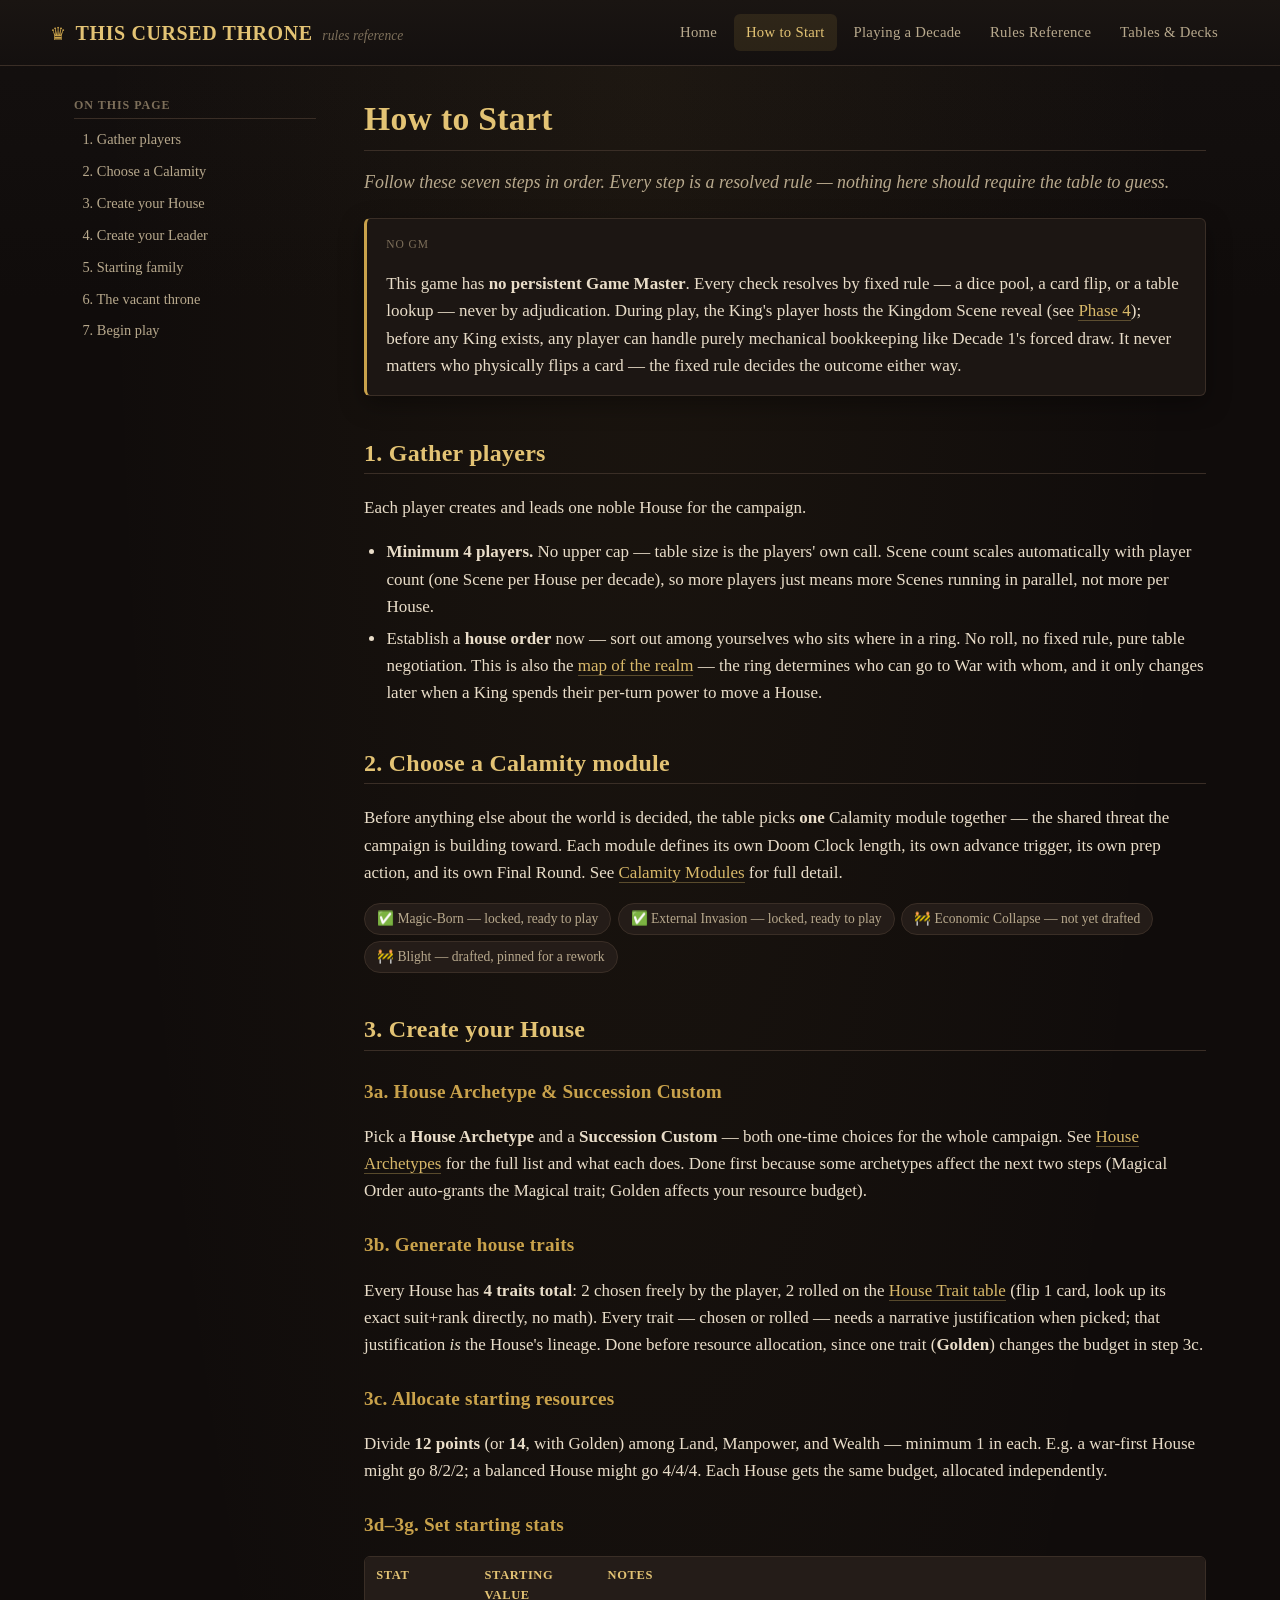
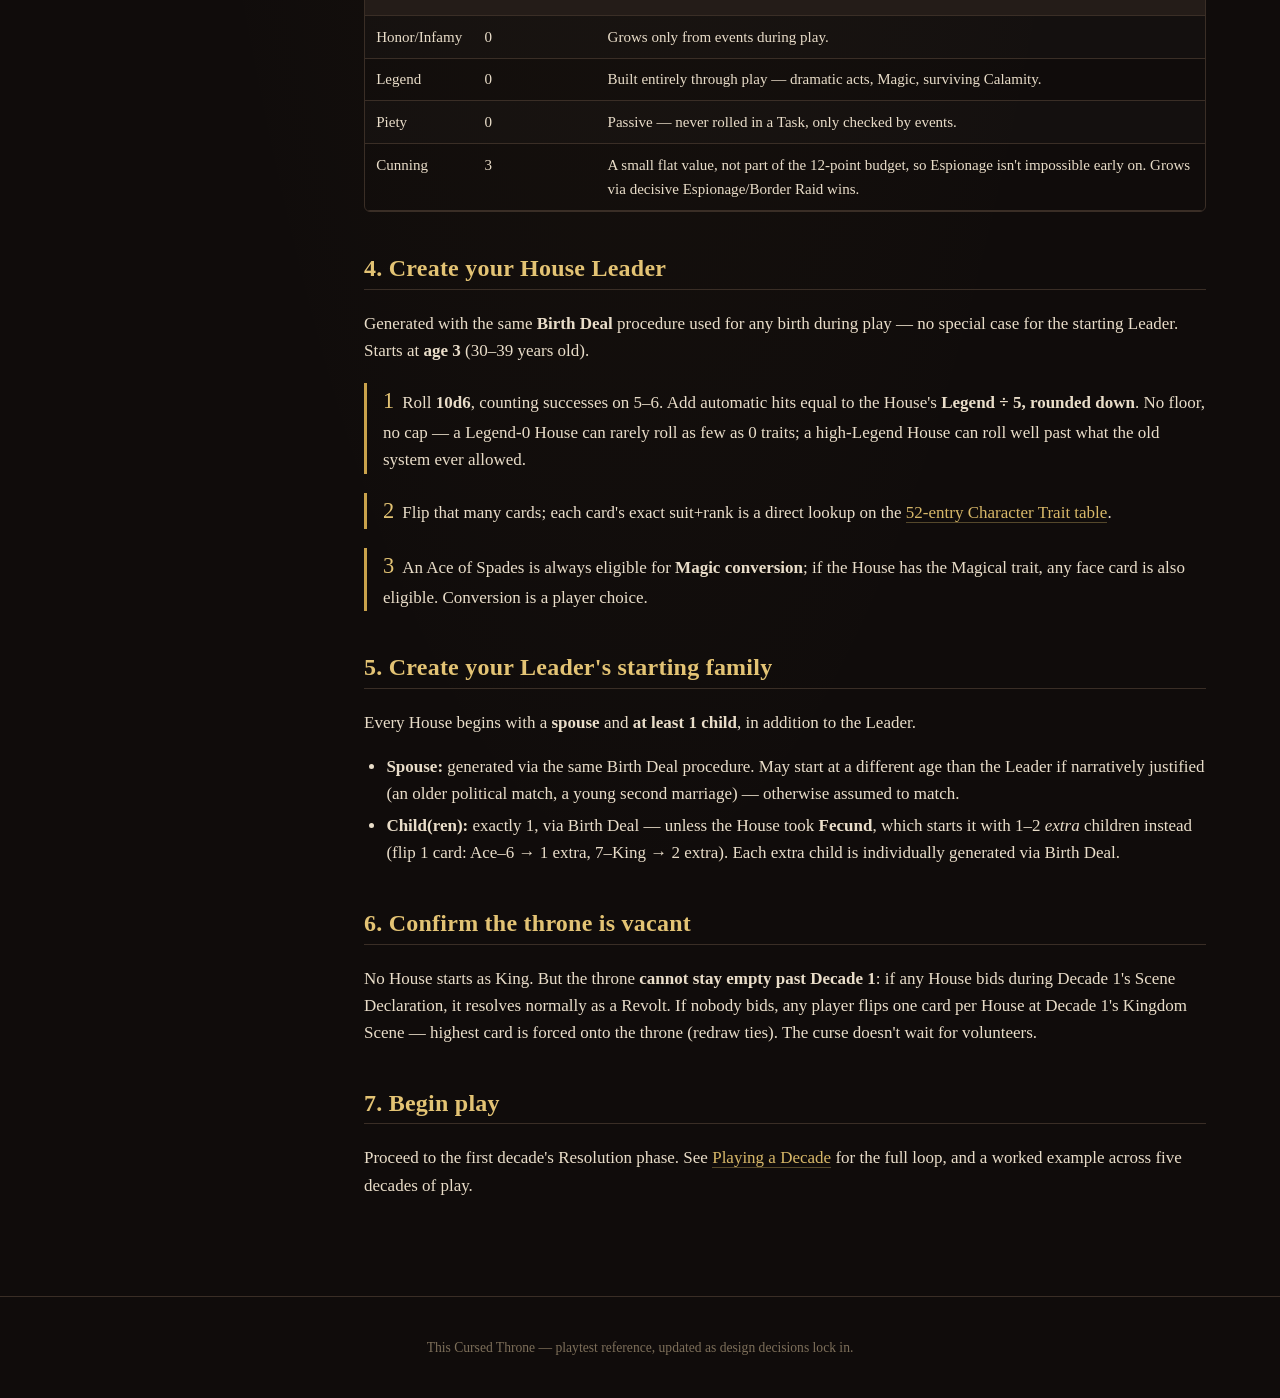
<file: setup.html>
<!DOCTYPE html>
<html lang="en" data-theme="dark">
<head>
<meta charset="UTF-8">
<meta name="viewport" content="width=device-width, initial-scale=1.0">
<title>How to Start — This Cursed Throne</title>
<link rel="stylesheet" href="style.css">
</head>
<body>

<header class="site-header">
  <div class="site-header-inner">
    <div class="brand"><span class="crown">♛</span><a href="index.html">This Cursed Throne</a><span class="tag">rules reference</span></div>
    <nav class="top-nav">
      <a href="index.html">Home</a>
      <a href="setup.html" class="active">How to Start</a>
      <a href="gameplay.html">Playing a Decade</a>
      <a href="rules.html">Rules Reference</a>
      <a href="tables.html">Tables &amp; Decks</a>
    </nav>
  </div>
</header>

<div class="layout">
<aside class="toc">
  <h3>On this page</h3>
  <ul>
    <li><a href="#players">1. Gather players</a></li>
    <li><a href="#calamity">2. Choose a Calamity</a></li>
    <li><a href="#house">3. Create your House</a></li>
    <li><a href="#leader">4. Create your Leader</a></li>
    <li><a href="#family">5. Starting family</a></li>
    <li><a href="#throne">6. The vacant throne</a></li>
    <li><a href="#begin">7. Begin play</a></li>
  </ul>
</aside>
<main>

  <h1>How to Start</h1>
  <p class="lede">Follow these seven steps in order. Every step is a resolved rule — nothing here should require the table to guess.</p>

  <div class="callout">
    <div class="callout-label">No GM</div>
    <p>This game has <strong>no persistent Game Master</strong>. Every check resolves by fixed rule — a dice pool, a card flip, or a table lookup — never by adjudication. During play, the King's player hosts the Kingdom Scene reveal (see <a href="gameplay.html#phase4">Phase 4</a>); before any King exists, any player can handle purely mechanical bookkeeping like Decade 1's forced draw. It never matters who physically flips a card — the fixed rule decides the outcome either way.</p>
  </div>

  <h2 id="players">1. Gather players</h2>
  <p>Each player creates and leads one noble House for the campaign.</p>
  <ul>
    <li><strong>Minimum 4 players.</strong> No upper cap — table size is the players' own call. Scene count scales automatically with player count (one Scene per House per decade), so more players just means more Scenes running in parallel, not more per House.</li>
    <li>Establish a <strong>house order</strong> now — sort out among yourselves who sits where in a ring. No roll, no fixed rule, pure table negotiation. This is also the <a href="rules.html#geography">map of the realm</a> — the ring determines who can go to War with whom, and it only changes later when a King spends their per-turn power to move a House.</li>
  </ul>

  <h2 id="calamity">2. Choose a Calamity module</h2>
  <p>Before anything else about the world is decided, the table picks <strong>one</strong> Calamity module together — the shared threat the campaign is building toward. Each module defines its own Doom Clock length, its own advance trigger, its own prep action, and its own Final Round. See <a href="tables.html#calamity">Calamity Modules</a> for full detail.</p>
  <div class="pill-row">
    <span class="pill">✅ Magic-Born — locked, ready to play</span>
    <span class="pill">✅ External Invasion — locked, ready to play</span>
    <span class="pill">🚧 Economic Collapse — not yet drafted</span>
    <span class="pill">🚧 Blight — drafted, pinned for a rework</span>
  </div>

  <h2 id="house">3. Create your House</h2>

  <h3>3a. House Archetype &amp; Succession Custom</h3>
  <p>Pick a <strong>House Archetype</strong> and a <strong>Succession Custom</strong> — both one-time choices for the whole campaign. See <a href="rules.html#archetypes">House Archetypes</a> for the full list and what each does. Done first because some archetypes affect the next two steps (Magical Order auto-grants the Magical trait; Golden affects your resource budget).</p>

  <h3>3b. Generate house traits</h3>
  <p>Every House has <strong>4 traits total</strong>: 2 chosen freely by the player, 2 rolled on the <a href="tables.html#house-traits">House Trait table</a> (flip 1 card, look up its exact suit+rank directly, no math). Every trait — chosen or rolled — needs a narrative justification when picked; that justification <em>is</em> the House's lineage. Done before resource allocation, since one trait (<strong>Golden</strong>) changes the budget in step 3c.</p>

  <h3>3c. Allocate starting resources</h3>
  <p>Divide <strong>12 points</strong> (or <strong>14</strong>, with Golden) among Land, Manpower, and Wealth — minimum 1 in each. E.g. a war-first House might go 8/2/2; a balanced House might go 4/4/4. Each House gets the same budget, allocated independently.</p>

  <h3>3d–3g. Set starting stats</h3>
  <div class="table-scroll">
  <table>
    <tr><th>Stat</th><th>Starting value</th><th>Notes</th></tr>
    <tr><td>Honor/Infamy</td><td>0</td><td>Grows only from events during play.</td></tr>
    <tr><td>Legend</td><td>0</td><td>Built entirely through play — dramatic acts, Magic, surviving Calamity.</td></tr>
    <tr><td>Piety</td><td>0</td><td>Passive — never rolled in a Task, only checked by events.</td></tr>
    <tr><td>Cunning</td><td>3</td><td>A small flat value, not part of the 12-point budget, so Espionage isn't impossible early on. Grows via decisive Espionage/Border Raid wins.</td></tr>
  </table>
  </div>

  <h2 id="leader">4. Create your House Leader</h2>
  <p>Generated with the same <strong>Birth Deal</strong> procedure used for any birth during play — no special case for the starting Leader. Starts at <strong>age 3</strong> (30–39 years old).</p>
  <div class="phase-step"><span class="num">1</span>Roll <strong>10d6</strong>, counting successes on 5–6. Add automatic hits equal to the House's <strong>Legend ÷ 5, rounded down</strong>. No floor, no cap — a Legend-0 House can rarely roll as few as 0 traits; a high-Legend House can roll well past what the old system ever allowed.</div>
  <div class="phase-step"><span class="num">2</span>Flip that many cards; each card's exact suit+rank is a direct lookup on the <a href="tables.html#character-traits">52-entry Character Trait table</a>.</div>
  <div class="phase-step"><span class="num">3</span>An Ace of Spades is always eligible for <strong>Magic conversion</strong>; if the House has the Magical trait, any face card is also eligible. Conversion is a player choice.</div>

  <h2 id="family">5. Create your Leader's starting family</h2>
  <p>Every House begins with a <strong>spouse</strong> and <strong>at least 1 child</strong>, in addition to the Leader.</p>
  <ul>
    <li><strong>Spouse:</strong> generated via the same Birth Deal procedure. May start at a different age than the Leader if narratively justified (an older political match, a young second marriage) — otherwise assumed to match.</li>
    <li><strong>Child(ren):</strong> exactly 1, via Birth Deal — unless the House took <strong>Fecund</strong>, which starts it with 1–2 <em>extra</em> children instead (flip 1 card: Ace–6 → 1 extra, 7–King → 2 extra). Each extra child is individually generated via Birth Deal.</li>
  </ul>

  <h2 id="throne">6. Confirm the throne is vacant</h2>
  <p>No House starts as King. But the throne <strong>cannot stay empty past Decade 1</strong>: if any House bids during Decade 1's Scene Declaration, it resolves normally as a Revolt. If nobody bids, any player flips one card per House at Decade 1's Kingdom Scene — highest card is forced onto the throne (redraw ties). The curse doesn't wait for volunteers.</p>

  <h2 id="begin">7. Begin play</h2>
  <p>Proceed to the first decade's Resolution phase. See <a href="gameplay.html">Playing a Decade</a> for the full loop, and a worked example across five decades of play.</p>

</main>
</div>

<footer class="site-footer">This Cursed Throne — playtest reference, updated as design decisions lock in.</footer>

</body>
</html>
</file>
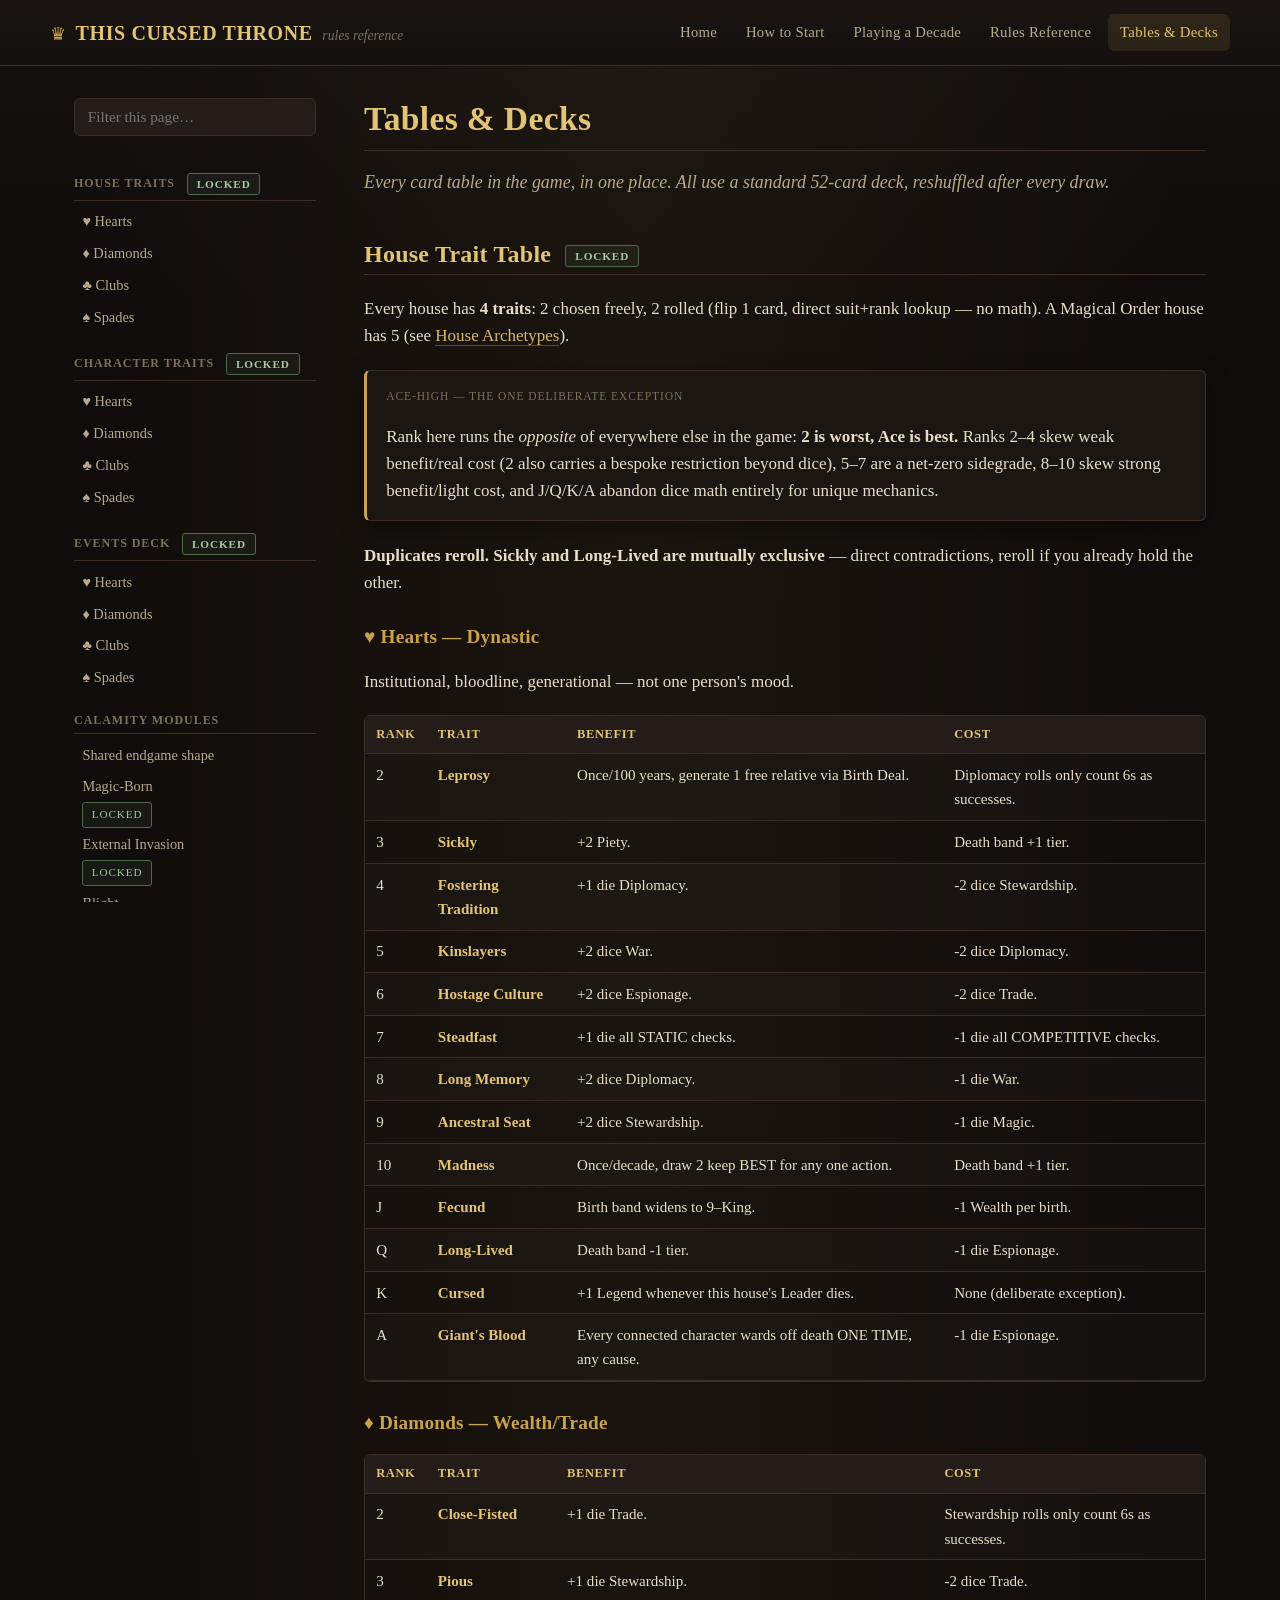
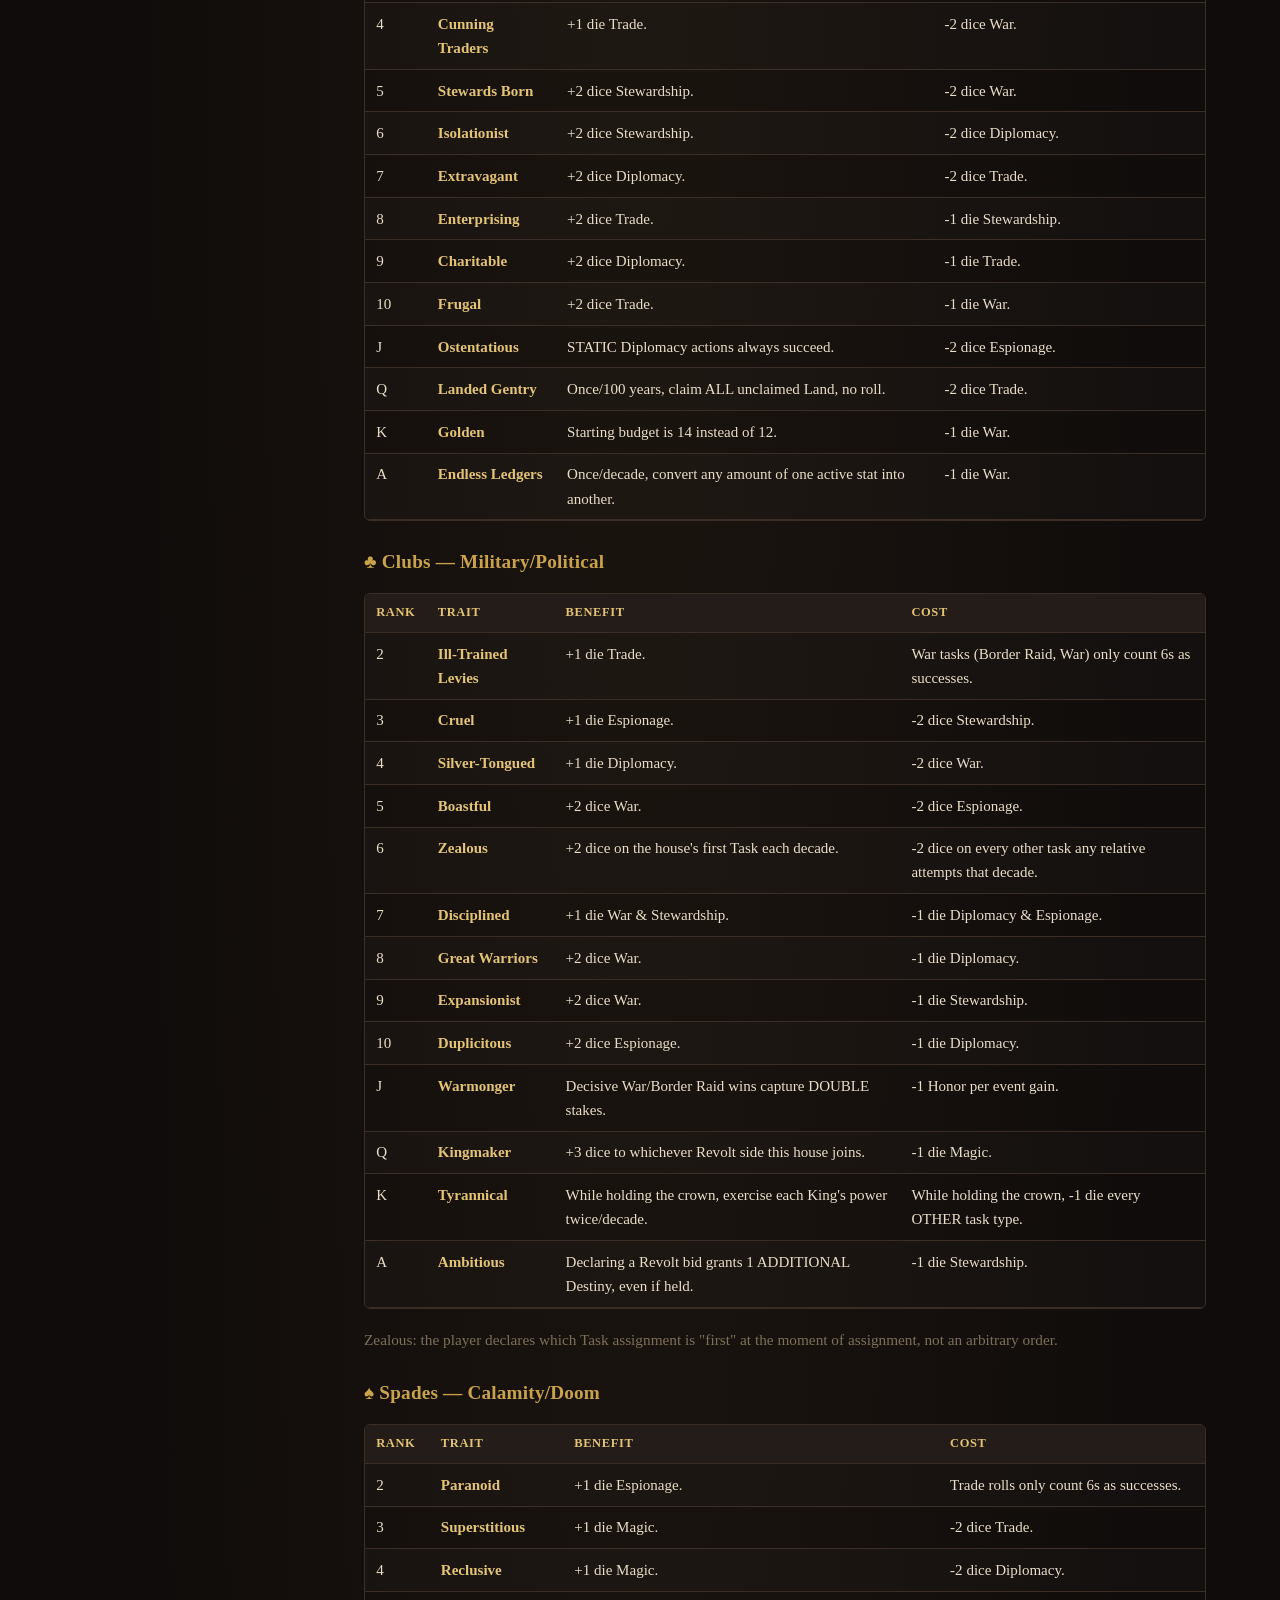
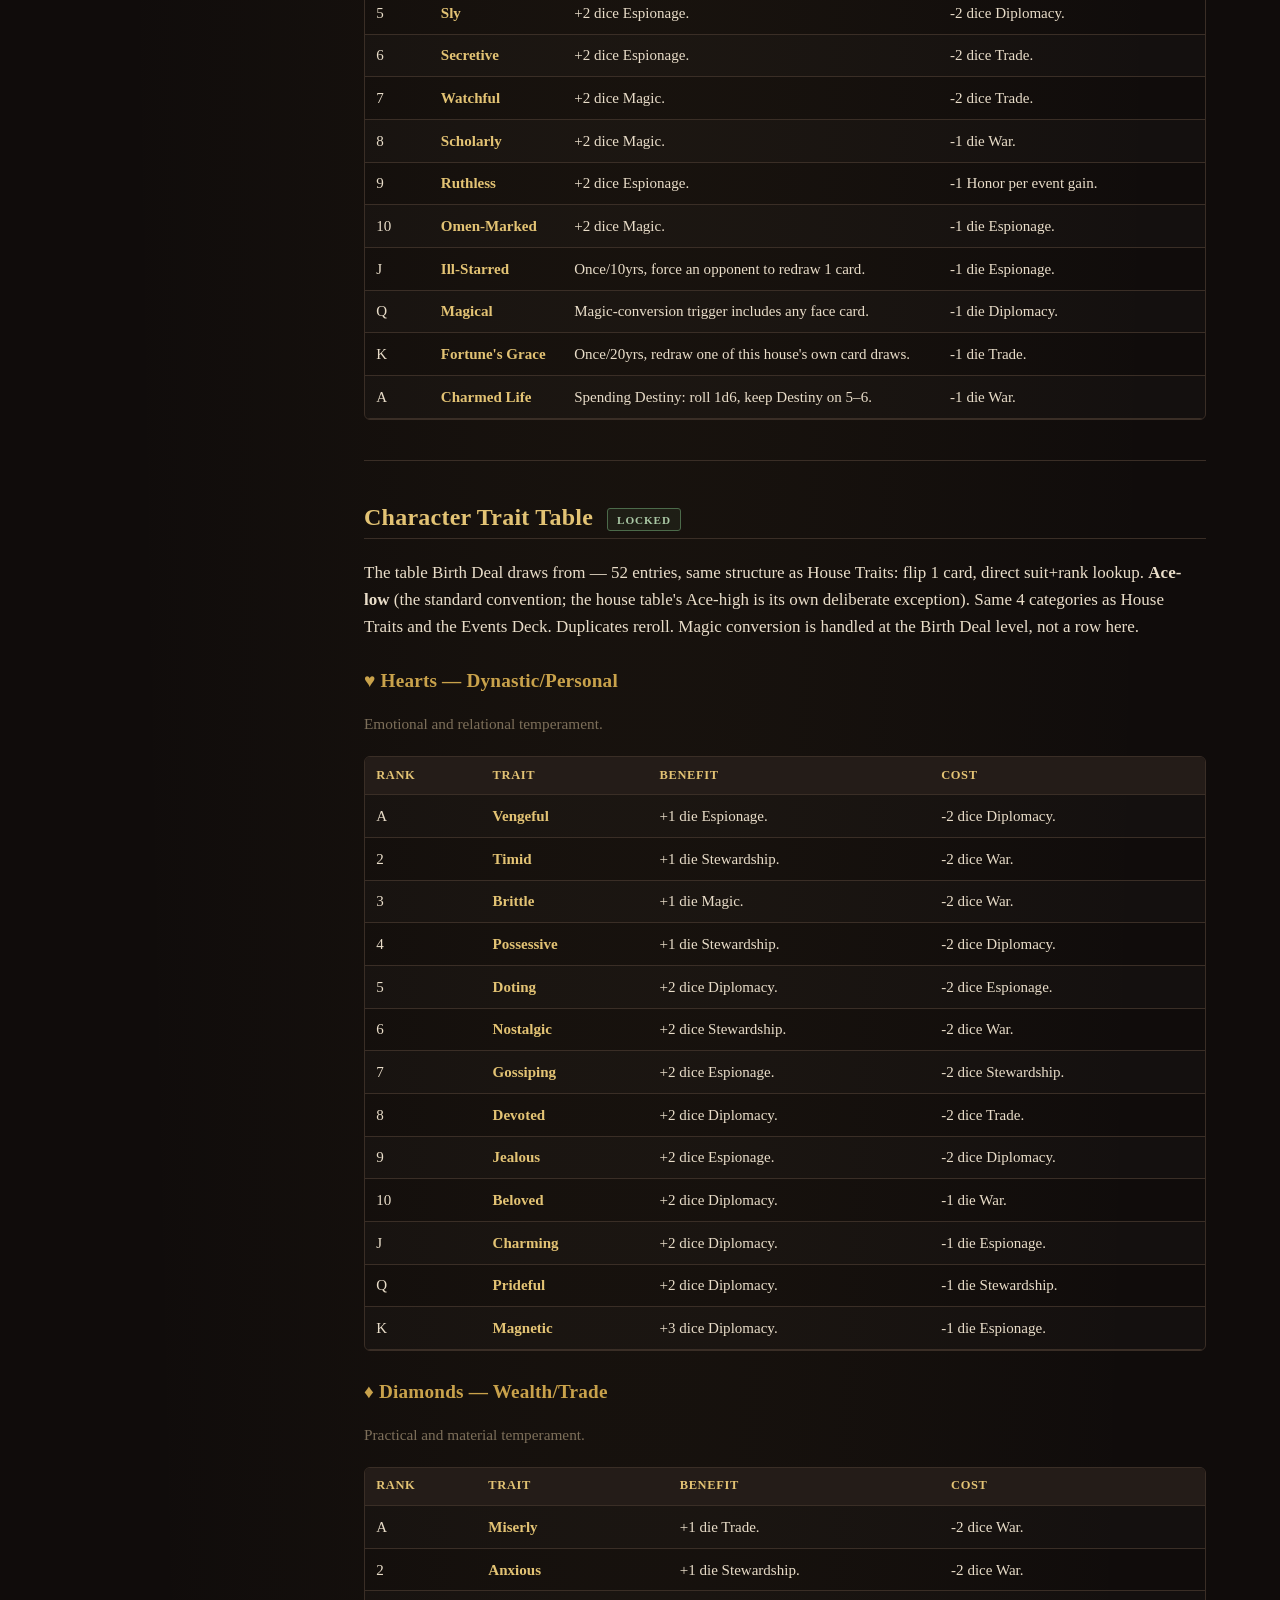
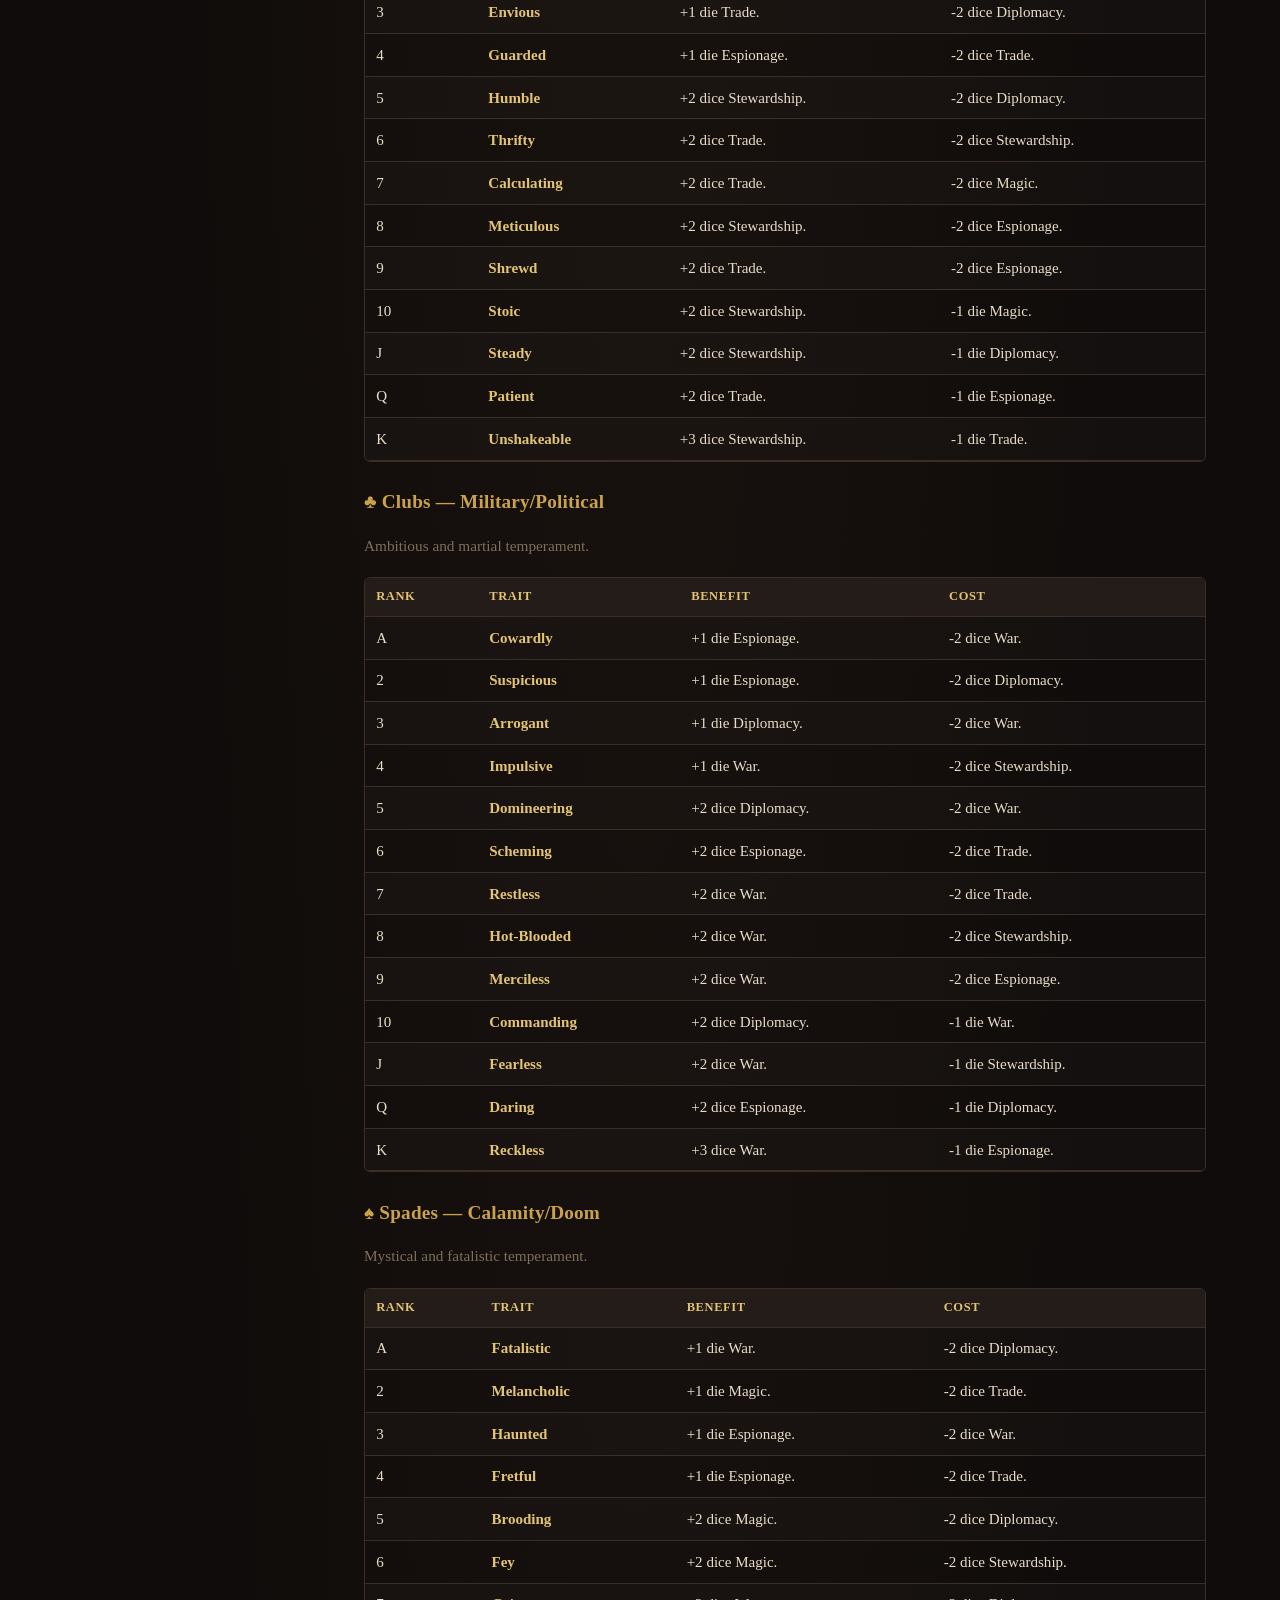
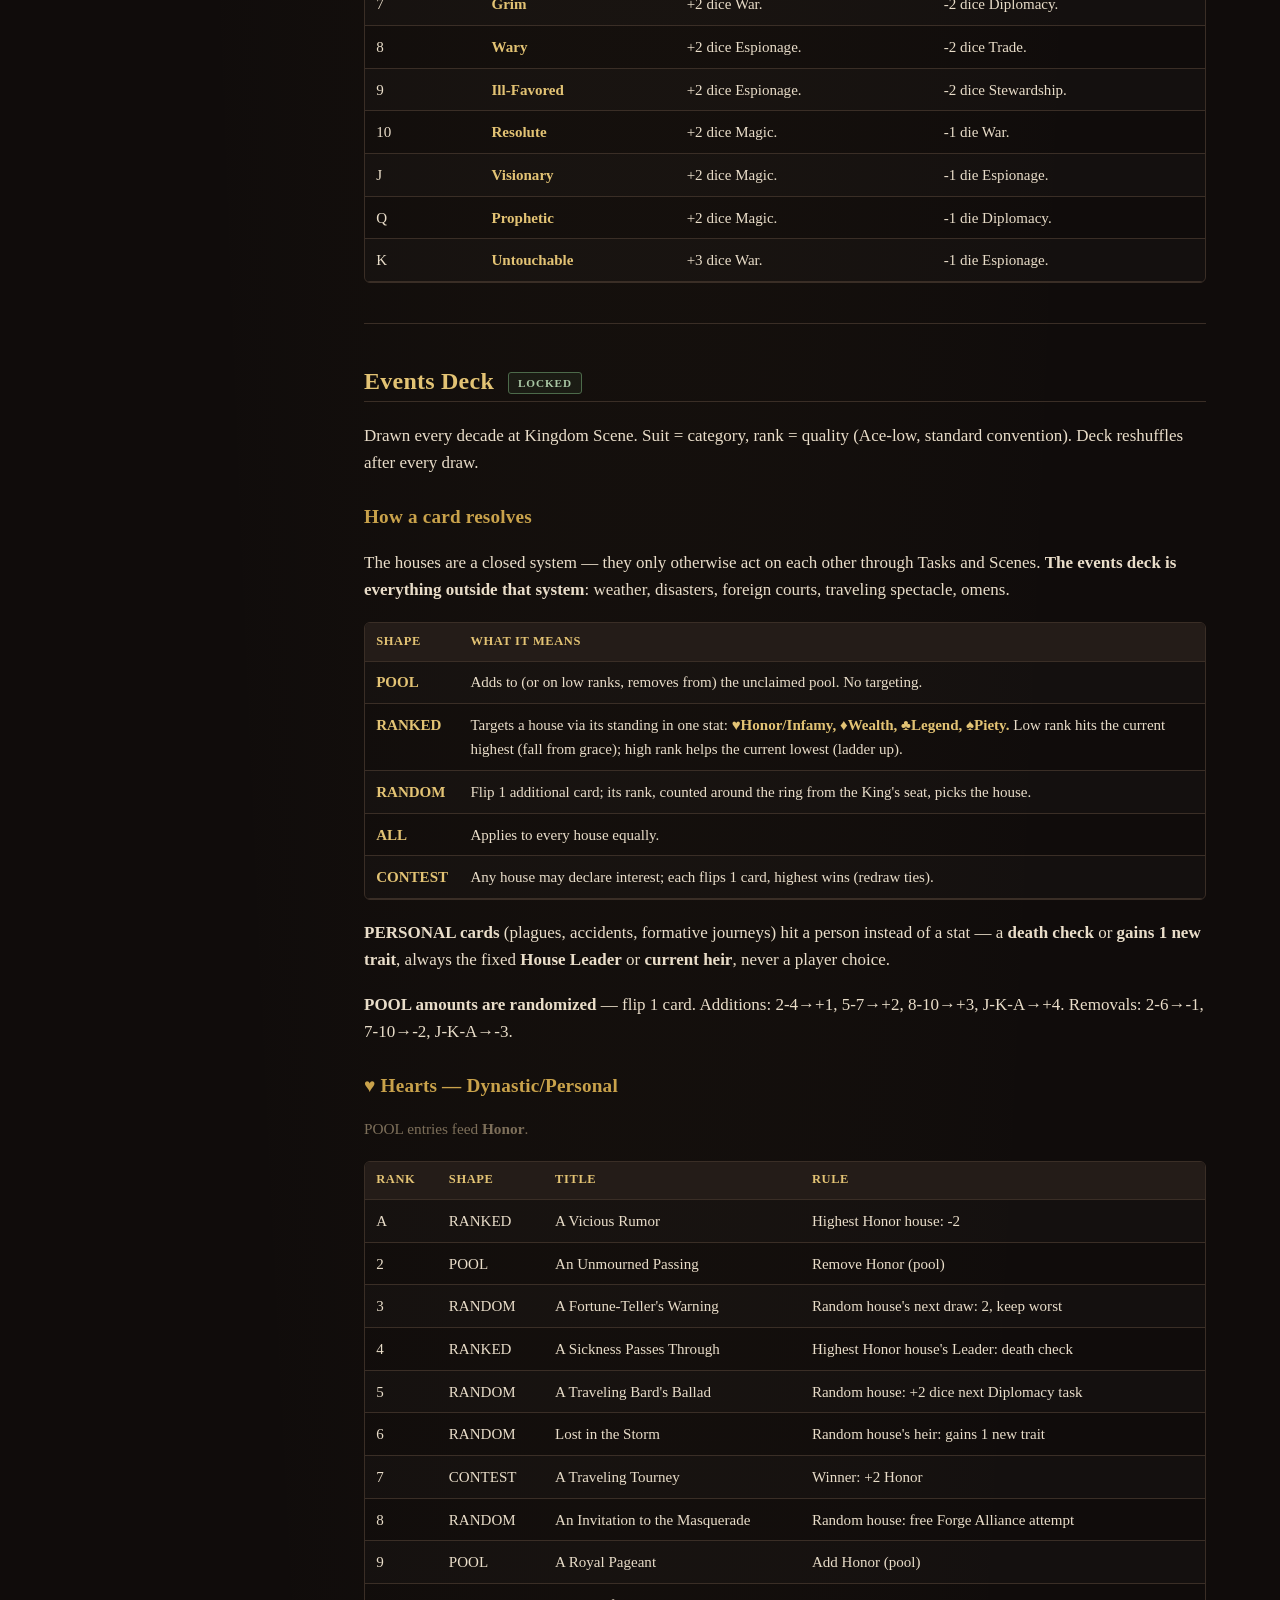
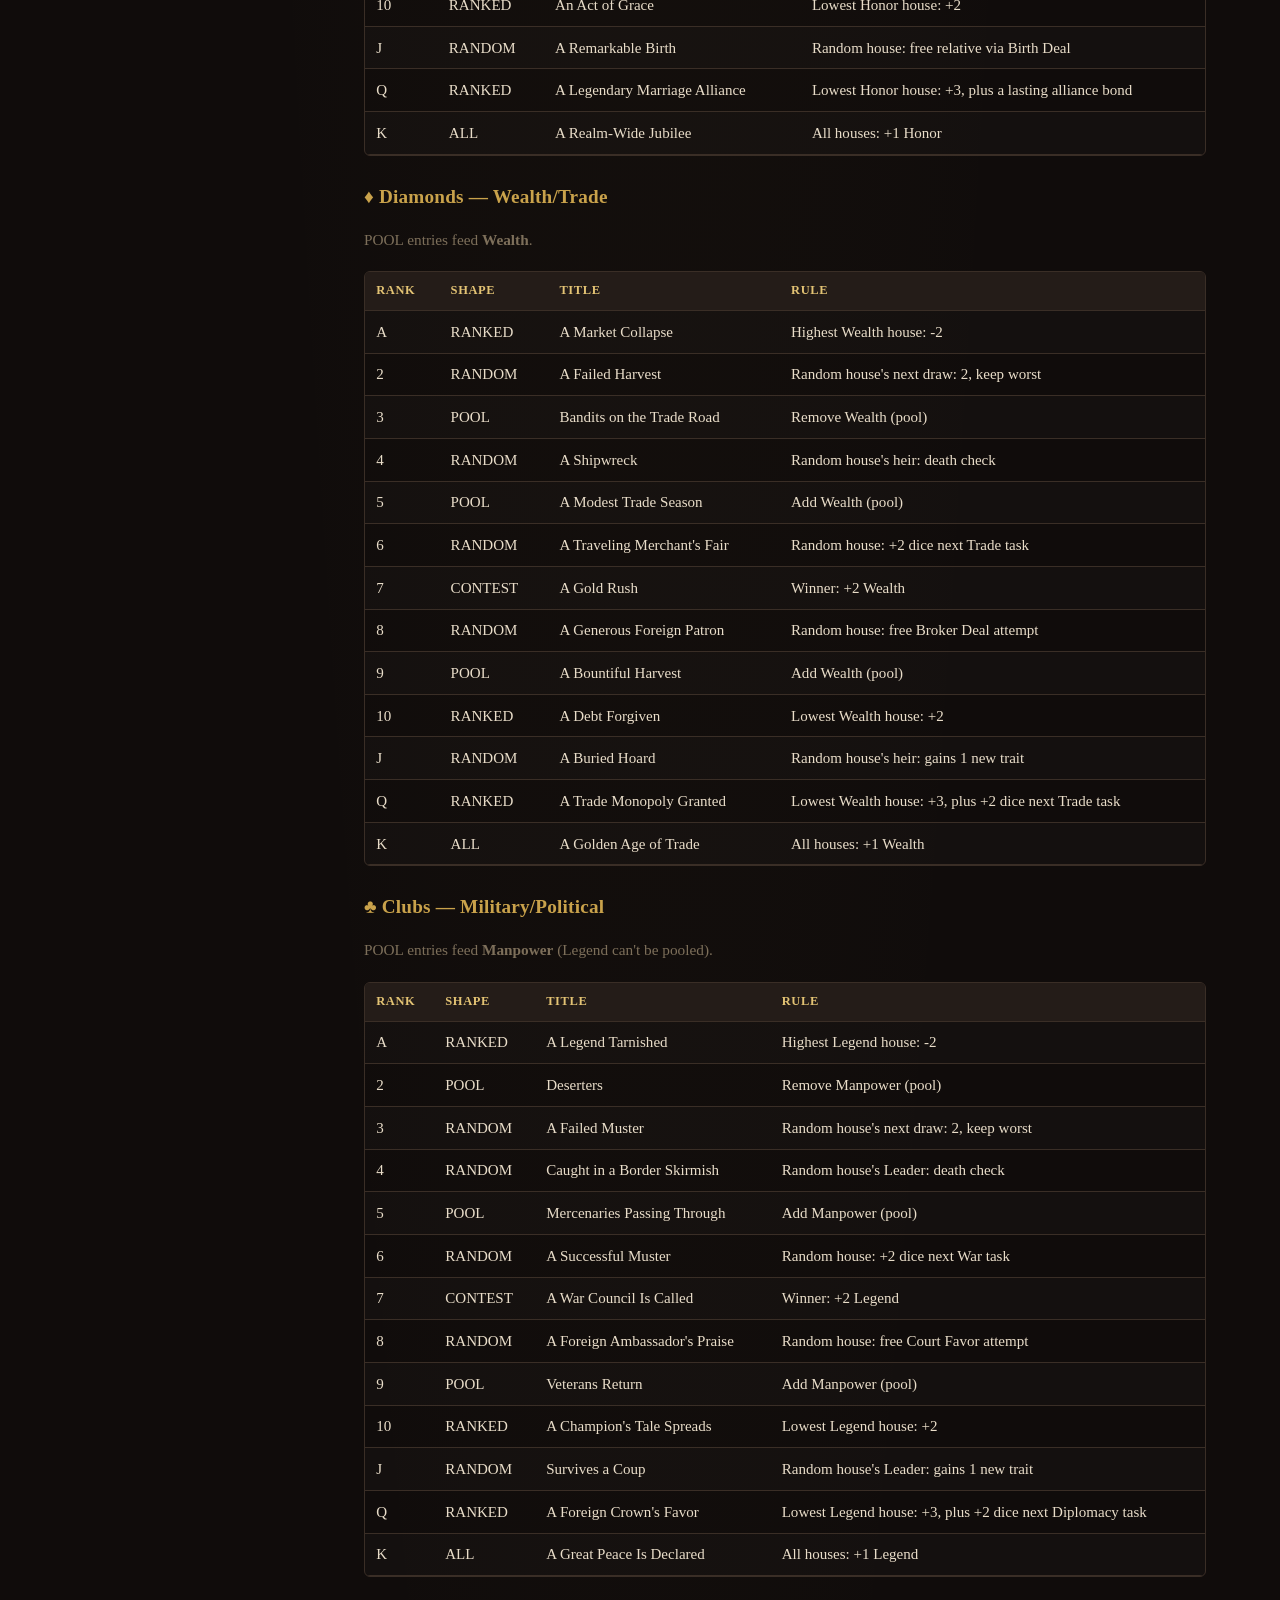
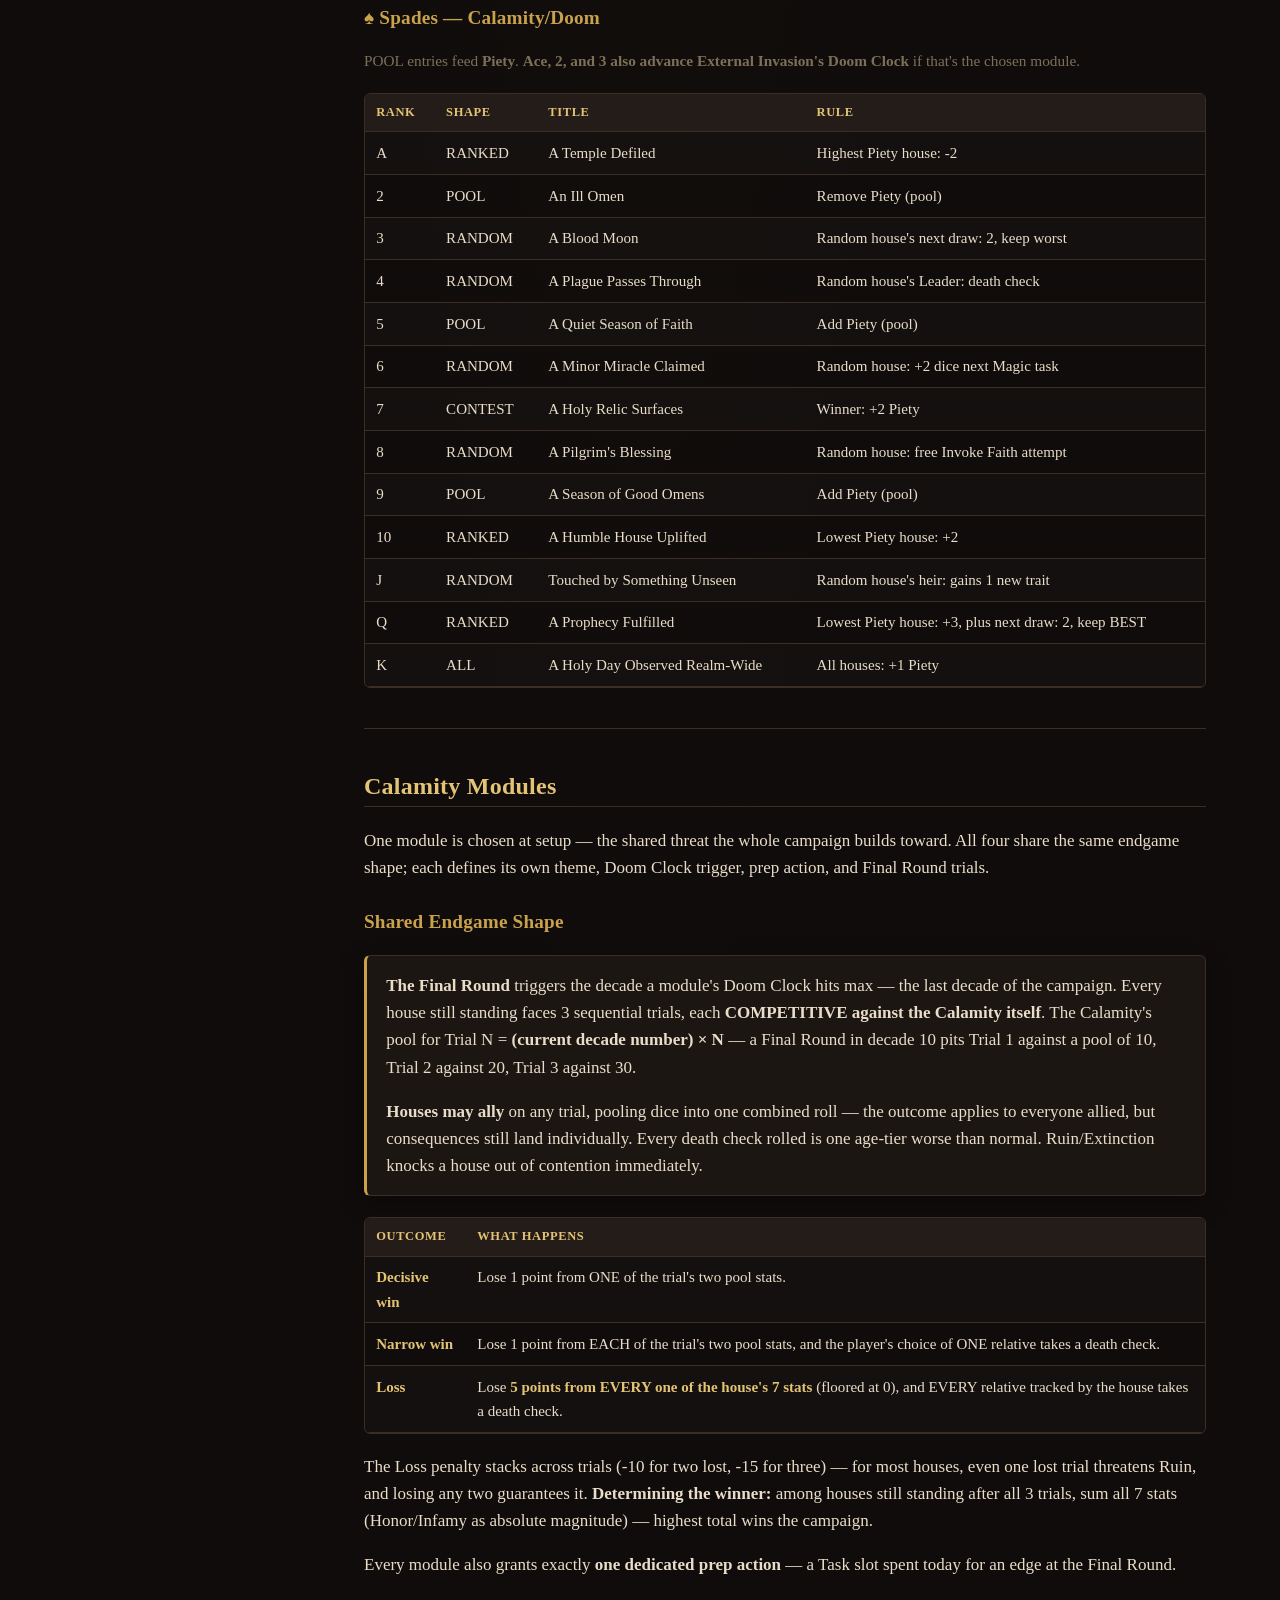
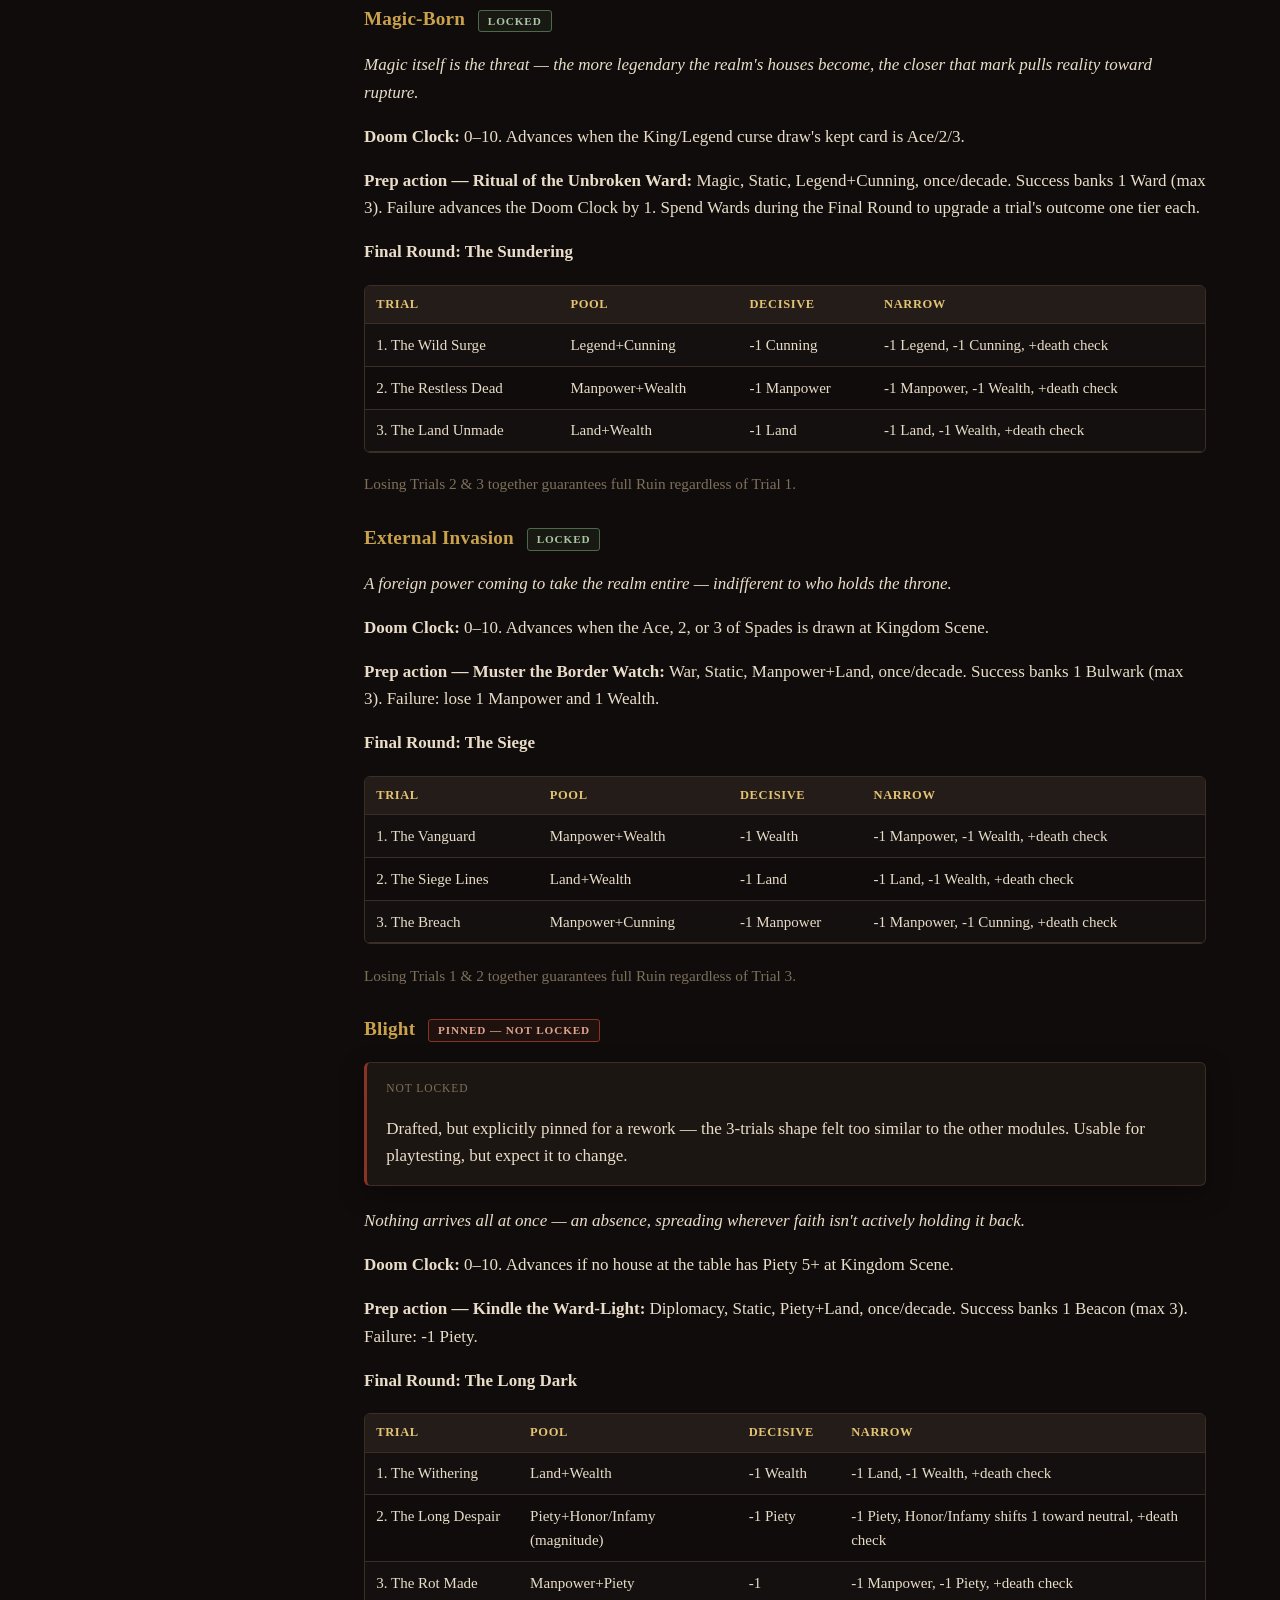
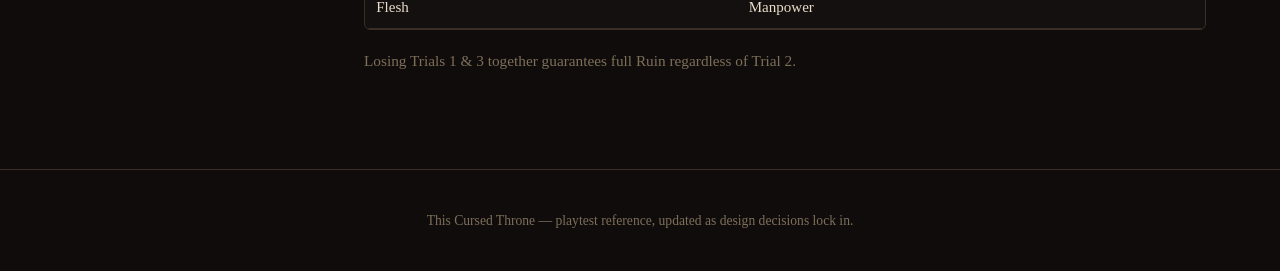
<file: tables.html>
<!DOCTYPE html>
<html lang="en" data-theme="dark">
<head>
<meta charset="UTF-8">
<meta name="viewport" content="width=device-width, initial-scale=1.0">
<title>Tables &amp; Decks — This Cursed Throne</title>
<link rel="stylesheet" href="style.css">
</head>
<body>

<header class="site-header">
  <div class="site-header-inner">
    <div class="brand"><span class="crown">♛</span><a href="index.html">This Cursed Throne</a><span class="tag">rules reference</span></div>
    <nav class="top-nav">
      <a href="index.html">Home</a>
      <a href="setup.html">How to Start</a>
      <a href="gameplay.html">Playing a Decade</a>
      <a href="rules.html">Rules Reference</a>
      <a href="tables.html" class="active">Tables &amp; Decks</a>
    </nav>
  </div>
</header>

<div class="layout">
<aside class="toc">
  <input class="search-box" type="text" id="pageSearch" placeholder="Filter this page…" onkeyup="filterPage()">
  <h3 id="house-traits">House Traits <span class="badge locked">Locked</span></h3>
  <ul>
    <li><a href="#hearts">♥ Hearts</a></li>
    <li><a href="#diamonds">♦ Diamonds</a></li>
    <li><a href="#clubs">♣ Clubs</a></li>
    <li><a href="#spades">♠ Spades</a></li>
  </ul>
  <h3 id="character-traits">Character Traits <span class="badge locked">Locked</span></h3>
  <ul>
    <li><a href="#char-hearts">♥ Hearts</a></li>
    <li><a href="#char-diamonds">♦ Diamonds</a></li>
    <li><a href="#char-clubs">♣ Clubs</a></li>
    <li><a href="#char-spades">♠ Spades</a></li>
  </ul>
  <h3 id="events-deck">Events Deck <span class="badge locked">Locked</span></h3>
  <ul>
    <li><a href="#ev-hearts">♥ Hearts</a></li>
    <li><a href="#ev-diamonds">♦ Diamonds</a></li>
    <li><a href="#ev-clubs">♣ Clubs</a></li>
    <li><a href="#ev-spades">♠ Spades</a></li>
  </ul>
  <h3 id="calamity">Calamity Modules</h3>
  <ul>
    <li><a href="#shared-endgame">Shared endgame shape</a></li>
    <li><a href="#magic-born">Magic-Born</a> <span class="badge locked">Locked</span></li>
    <li><a href="#invasion">External Invasion</a> <span class="badge locked">Locked</span></li>
    <li><a href="#blight">Blight</a> <span class="badge pinned">Pinned</span></li>
  </ul>
</aside>
<main id="pageMain">

  <h1>Tables &amp; Decks</h1>
  <p class="lede">Every card table in the game, in one place. All use a standard 52-card deck, reshuffled after every draw.</p>

  <h2>House Trait Table <span class="badge locked">Locked</span></h2>
  <p>Every house has <strong>4 traits</strong>: 2 chosen freely, 2 rolled (flip 1 card, direct suit+rank lookup — no math). A Magical Order house has 5 (see <a href="rules.html#house-archetypes">House Archetypes</a>).</p>
  <div class="callout">
    <div class="callout-label">Ace-High — the one deliberate exception</div>
    <p>Rank here runs the <em>opposite</em> of everywhere else in the game: <strong>2 is worst, Ace is best.</strong> Ranks 2–4 skew weak benefit/real cost (2 also carries a bespoke restriction beyond dice), 5–7 are a net-zero sidegrade, 8–10 skew strong benefit/light cost, and J/Q/K/A abandon dice math entirely for unique mechanics.</p>
  </div>
  <p><strong>Duplicates reroll.</strong> <strong>Sickly and Long-Lived are mutually exclusive</strong> — direct contradictions, reroll if you already hold the other.</p>

  <h3 id="hearts">♥ Hearts — Dynastic</h3>
  <p>Institutional, bloodline, generational — not one person's mood.</p>
  <div class="table-scroll"><table>
    <tr><th>Rank</th><th>Trait</th><th>Benefit</th><th>Cost</th></tr>
    <tr><td>2</td><td><strong>Leprosy</strong></td><td>Once/100 years, generate 1 free relative via Birth Deal.</td><td>Diplomacy rolls only count 6s as successes.</td></tr>
    <tr><td>3</td><td><strong>Sickly</strong></td><td>+2 Piety.</td><td>Death band +1 tier.</td></tr>
    <tr><td>4</td><td><strong>Fostering Tradition</strong></td><td>+1 die Diplomacy.</td><td>-2 dice Stewardship.</td></tr>
    <tr><td>5</td><td><strong>Kinslayers</strong></td><td>+2 dice War.</td><td>-2 dice Diplomacy.</td></tr>
    <tr><td>6</td><td><strong>Hostage Culture</strong></td><td>+2 dice Espionage.</td><td>-2 dice Trade.</td></tr>
    <tr><td>7</td><td><strong>Steadfast</strong></td><td>+1 die all STATIC checks.</td><td>-1 die all COMPETITIVE checks.</td></tr>
    <tr><td>8</td><td><strong>Long Memory</strong></td><td>+2 dice Diplomacy.</td><td>-1 die War.</td></tr>
    <tr><td>9</td><td><strong>Ancestral Seat</strong></td><td>+2 dice Stewardship.</td><td>-1 die Magic.</td></tr>
    <tr><td>10</td><td><strong>Madness</strong></td><td>Once/decade, draw 2 keep BEST for any one action.</td><td>Death band +1 tier.</td></tr>
    <tr><td>J</td><td><strong>Fecund</strong></td><td>Birth band widens to 9–King.</td><td>-1 Wealth per birth.</td></tr>
    <tr><td>Q</td><td><strong>Long-Lived</strong></td><td>Death band -1 tier.</td><td>-1 die Espionage.</td></tr>
    <tr><td>K</td><td><strong>Cursed</strong></td><td>+1 Legend whenever this house's Leader dies.</td><td>None (deliberate exception).</td></tr>
    <tr><td>A</td><td><strong>Giant's Blood</strong></td><td>Every connected character wards off death ONE TIME, any cause.</td><td>-1 die Espionage.</td></tr>
  </table></div>

  <h3 id="diamonds">♦ Diamonds — Wealth/Trade</h3>
  <div class="table-scroll"><table>
    <tr><th>Rank</th><th>Trait</th><th>Benefit</th><th>Cost</th></tr>
    <tr><td>2</td><td><strong>Close-Fisted</strong></td><td>+1 die Trade.</td><td>Stewardship rolls only count 6s as successes.</td></tr>
    <tr><td>3</td><td><strong>Pious</strong></td><td>+1 die Stewardship.</td><td>-2 dice Trade.</td></tr>
    <tr><td>4</td><td><strong>Cunning Traders</strong></td><td>+1 die Trade.</td><td>-2 dice War.</td></tr>
    <tr><td>5</td><td><strong>Stewards Born</strong></td><td>+2 dice Stewardship.</td><td>-2 dice War.</td></tr>
    <tr><td>6</td><td><strong>Isolationist</strong></td><td>+2 dice Stewardship.</td><td>-2 dice Diplomacy.</td></tr>
    <tr><td>7</td><td><strong>Extravagant</strong></td><td>+2 dice Diplomacy.</td><td>-2 dice Trade.</td></tr>
    <tr><td>8</td><td><strong>Enterprising</strong></td><td>+2 dice Trade.</td><td>-1 die Stewardship.</td></tr>
    <tr><td>9</td><td><strong>Charitable</strong></td><td>+2 dice Diplomacy.</td><td>-1 die Trade.</td></tr>
    <tr><td>10</td><td><strong>Frugal</strong></td><td>+2 dice Trade.</td><td>-1 die War.</td></tr>
    <tr><td>J</td><td><strong>Ostentatious</strong></td><td>STATIC Diplomacy actions always succeed.</td><td>-2 dice Espionage.</td></tr>
    <tr><td>Q</td><td><strong>Landed Gentry</strong></td><td>Once/100 years, claim ALL unclaimed Land, no roll.</td><td>-2 dice Trade.</td></tr>
    <tr><td>K</td><td><strong>Golden</strong></td><td>Starting budget is 14 instead of 12.</td><td>-1 die War.</td></tr>
    <tr><td>A</td><td><strong>Endless Ledgers</strong></td><td>Once/decade, convert any amount of one active stat into another.</td><td>-1 die War.</td></tr>
  </table></div>

  <h3 id="clubs">♣ Clubs — Military/Political</h3>
  <div class="table-scroll"><table>
    <tr><th>Rank</th><th>Trait</th><th>Benefit</th><th>Cost</th></tr>
    <tr><td>2</td><td><strong>Ill-Trained Levies</strong></td><td>+1 die Trade.</td><td>War tasks (Border Raid, War) only count 6s as successes.</td></tr>
    <tr><td>3</td><td><strong>Cruel</strong></td><td>+1 die Espionage.</td><td>-2 dice Stewardship.</td></tr>
    <tr><td>4</td><td><strong>Silver-Tongued</strong></td><td>+1 die Diplomacy.</td><td>-2 dice War.</td></tr>
    <tr><td>5</td><td><strong>Boastful</strong></td><td>+2 dice War.</td><td>-2 dice Espionage.</td></tr>
    <tr><td>6</td><td><strong>Zealous</strong></td><td>+2 dice on the house's first Task each decade.</td><td>-2 dice on every other task any relative attempts that decade.</td></tr>
    <tr><td>7</td><td><strong>Disciplined</strong></td><td>+1 die War &amp; Stewardship.</td><td>-1 die Diplomacy &amp; Espionage.</td></tr>
    <tr><td>8</td><td><strong>Great Warriors</strong></td><td>+2 dice War.</td><td>-1 die Diplomacy.</td></tr>
    <tr><td>9</td><td><strong>Expansionist</strong></td><td>+2 dice War.</td><td>-1 die Stewardship.</td></tr>
    <tr><td>10</td><td><strong>Duplicitous</strong></td><td>+2 dice Espionage.</td><td>-1 die Diplomacy.</td></tr>
    <tr><td>J</td><td><strong>Warmonger</strong></td><td>Decisive War/Border Raid wins capture DOUBLE stakes.</td><td>-1 Honor per event gain.</td></tr>
    <tr><td>Q</td><td><strong>Kingmaker</strong></td><td>+3 dice to whichever Revolt side this house joins.</td><td>-1 die Magic.</td></tr>
    <tr><td>K</td><td><strong>Tyrannical</strong></td><td>While holding the crown, exercise each King's power twice/decade.</td><td>While holding the crown, -1 die every OTHER task type.</td></tr>
    <tr><td>A</td><td><strong>Ambitious</strong></td><td>Declaring a Revolt bid grants 1 ADDITIONAL Destiny, even if held.</td><td>-1 die Stewardship.</td></tr>
  </table></div>
  <p style="font-size:0.9em;color:var(--ink-faint)">Zealous: the player declares which Task assignment is "first" at the moment of assignment, not an arbitrary order.</p>

  <h3 id="spades">♠ Spades — Calamity/Doom</h3>
  <div class="table-scroll"><table>
    <tr><th>Rank</th><th>Trait</th><th>Benefit</th><th>Cost</th></tr>
    <tr><td>2</td><td><strong>Paranoid</strong></td><td>+1 die Espionage.</td><td>Trade rolls only count 6s as successes.</td></tr>
    <tr><td>3</td><td><strong>Superstitious</strong></td><td>+1 die Magic.</td><td>-2 dice Trade.</td></tr>
    <tr><td>4</td><td><strong>Reclusive</strong></td><td>+1 die Magic.</td><td>-2 dice Diplomacy.</td></tr>
    <tr><td>5</td><td><strong>Sly</strong></td><td>+2 dice Espionage.</td><td>-2 dice Diplomacy.</td></tr>
    <tr><td>6</td><td><strong>Secretive</strong></td><td>+2 dice Espionage.</td><td>-2 dice Trade.</td></tr>
    <tr><td>7</td><td><strong>Watchful</strong></td><td>+2 dice Magic.</td><td>-2 dice Trade.</td></tr>
    <tr><td>8</td><td><strong>Scholarly</strong></td><td>+2 dice Magic.</td><td>-1 die War.</td></tr>
    <tr><td>9</td><td><strong>Ruthless</strong></td><td>+2 dice Espionage.</td><td>-1 Honor per event gain.</td></tr>
    <tr><td>10</td><td><strong>Omen-Marked</strong></td><td>+2 dice Magic.</td><td>-1 die Espionage.</td></tr>
    <tr><td>J</td><td><strong>Ill-Starred</strong></td><td>Once/10yrs, force an opponent to redraw 1 card.</td><td>-1 die Espionage.</td></tr>
    <tr><td>Q</td><td><strong>Magical</strong></td><td>Magic-conversion trigger includes any face card.</td><td>-1 die Diplomacy.</td></tr>
    <tr><td>K</td><td><strong>Fortune's Grace</strong></td><td>Once/20yrs, redraw one of this house's own card draws.</td><td>-1 die Trade.</td></tr>
    <tr><td>A</td><td><strong>Charmed Life</strong></td><td>Spending Destiny: roll 1d6, keep Destiny on 5–6.</td><td>-1 die War.</td></tr>
  </table></div>

  <hr>

  <h2 id="char-table-anchor">Character Trait Table <span class="badge locked">Locked</span></h2>
  <p>The table Birth Deal draws from — 52 entries, same structure as House Traits: flip 1 card, direct suit+rank lookup. <strong>Ace-low</strong> (the standard convention; the house table's Ace-high is its own deliberate exception). Same 4 categories as House Traits and the Events Deck. Duplicates reroll. Magic conversion is handled at the Birth Deal level, not a row here.</p>

  <h3 id="char-hearts">♥ Hearts — Dynastic/Personal</h3>
  <p style="color:var(--ink-faint);font-size:0.9em">Emotional and relational temperament.</p>
  <div class="table-scroll"><table>
    <tr><th>Rank</th><th>Trait</th><th>Benefit</th><th>Cost</th></tr>
    <tr><td>A</td><td><strong>Vengeful</strong></td><td>+1 die Espionage.</td><td>-2 dice Diplomacy.</td></tr>
    <tr><td>2</td><td><strong>Timid</strong></td><td>+1 die Stewardship.</td><td>-2 dice War.</td></tr>
    <tr><td>3</td><td><strong>Brittle</strong></td><td>+1 die Magic.</td><td>-2 dice War.</td></tr>
    <tr><td>4</td><td><strong>Possessive</strong></td><td>+1 die Stewardship.</td><td>-2 dice Diplomacy.</td></tr>
    <tr><td>5</td><td><strong>Doting</strong></td><td>+2 dice Diplomacy.</td><td>-2 dice Espionage.</td></tr>
    <tr><td>6</td><td><strong>Nostalgic</strong></td><td>+2 dice Stewardship.</td><td>-2 dice War.</td></tr>
    <tr><td>7</td><td><strong>Gossiping</strong></td><td>+2 dice Espionage.</td><td>-2 dice Stewardship.</td></tr>
    <tr><td>8</td><td><strong>Devoted</strong></td><td>+2 dice Diplomacy.</td><td>-2 dice Trade.</td></tr>
    <tr><td>9</td><td><strong>Jealous</strong></td><td>+2 dice Espionage.</td><td>-2 dice Diplomacy.</td></tr>
    <tr><td>10</td><td><strong>Beloved</strong></td><td>+2 dice Diplomacy.</td><td>-1 die War.</td></tr>
    <tr><td>J</td><td><strong>Charming</strong></td><td>+2 dice Diplomacy.</td><td>-1 die Espionage.</td></tr>
    <tr><td>Q</td><td><strong>Prideful</strong></td><td>+2 dice Diplomacy.</td><td>-1 die Stewardship.</td></tr>
    <tr><td>K</td><td><strong>Magnetic</strong></td><td>+3 dice Diplomacy.</td><td>-1 die Espionage.</td></tr>
  </table></div>

  <h3 id="char-diamonds">♦ Diamonds — Wealth/Trade</h3>
  <p style="color:var(--ink-faint);font-size:0.9em">Practical and material temperament.</p>
  <div class="table-scroll"><table>
    <tr><th>Rank</th><th>Trait</th><th>Benefit</th><th>Cost</th></tr>
    <tr><td>A</td><td><strong>Miserly</strong></td><td>+1 die Trade.</td><td>-2 dice War.</td></tr>
    <tr><td>2</td><td><strong>Anxious</strong></td><td>+1 die Stewardship.</td><td>-2 dice War.</td></tr>
    <tr><td>3</td><td><strong>Envious</strong></td><td>+1 die Trade.</td><td>-2 dice Diplomacy.</td></tr>
    <tr><td>4</td><td><strong>Guarded</strong></td><td>+1 die Espionage.</td><td>-2 dice Trade.</td></tr>
    <tr><td>5</td><td><strong>Humble</strong></td><td>+2 dice Stewardship.</td><td>-2 dice Diplomacy.</td></tr>
    <tr><td>6</td><td><strong>Thrifty</strong></td><td>+2 dice Trade.</td><td>-2 dice Stewardship.</td></tr>
    <tr><td>7</td><td><strong>Calculating</strong></td><td>+2 dice Trade.</td><td>-2 dice Magic.</td></tr>
    <tr><td>8</td><td><strong>Meticulous</strong></td><td>+2 dice Stewardship.</td><td>-2 dice Espionage.</td></tr>
    <tr><td>9</td><td><strong>Shrewd</strong></td><td>+2 dice Trade.</td><td>-2 dice Espionage.</td></tr>
    <tr><td>10</td><td><strong>Stoic</strong></td><td>+2 dice Stewardship.</td><td>-1 die Magic.</td></tr>
    <tr><td>J</td><td><strong>Steady</strong></td><td>+2 dice Stewardship.</td><td>-1 die Diplomacy.</td></tr>
    <tr><td>Q</td><td><strong>Patient</strong></td><td>+2 dice Trade.</td><td>-1 die Espionage.</td></tr>
    <tr><td>K</td><td><strong>Unshakeable</strong></td><td>+3 dice Stewardship.</td><td>-1 die Trade.</td></tr>
  </table></div>

  <h3 id="char-clubs">♣ Clubs — Military/Political</h3>
  <p style="color:var(--ink-faint);font-size:0.9em">Ambitious and martial temperament.</p>
  <div class="table-scroll"><table>
    <tr><th>Rank</th><th>Trait</th><th>Benefit</th><th>Cost</th></tr>
    <tr><td>A</td><td><strong>Cowardly</strong></td><td>+1 die Espionage.</td><td>-2 dice War.</td></tr>
    <tr><td>2</td><td><strong>Suspicious</strong></td><td>+1 die Espionage.</td><td>-2 dice Diplomacy.</td></tr>
    <tr><td>3</td><td><strong>Arrogant</strong></td><td>+1 die Diplomacy.</td><td>-2 dice War.</td></tr>
    <tr><td>4</td><td><strong>Impulsive</strong></td><td>+1 die War.</td><td>-2 dice Stewardship.</td></tr>
    <tr><td>5</td><td><strong>Domineering</strong></td><td>+2 dice Diplomacy.</td><td>-2 dice War.</td></tr>
    <tr><td>6</td><td><strong>Scheming</strong></td><td>+2 dice Espionage.</td><td>-2 dice Trade.</td></tr>
    <tr><td>7</td><td><strong>Restless</strong></td><td>+2 dice War.</td><td>-2 dice Trade.</td></tr>
    <tr><td>8</td><td><strong>Hot-Blooded</strong></td><td>+2 dice War.</td><td>-2 dice Stewardship.</td></tr>
    <tr><td>9</td><td><strong>Merciless</strong></td><td>+2 dice War.</td><td>-2 dice Espionage.</td></tr>
    <tr><td>10</td><td><strong>Commanding</strong></td><td>+2 dice Diplomacy.</td><td>-1 die War.</td></tr>
    <tr><td>J</td><td><strong>Fearless</strong></td><td>+2 dice War.</td><td>-1 die Stewardship.</td></tr>
    <tr><td>Q</td><td><strong>Daring</strong></td><td>+2 dice Espionage.</td><td>-1 die Diplomacy.</td></tr>
    <tr><td>K</td><td><strong>Reckless</strong></td><td>+3 dice War.</td><td>-1 die Espionage.</td></tr>
  </table></div>

  <h3 id="char-spades">♠ Spades — Calamity/Doom</h3>
  <p style="color:var(--ink-faint);font-size:0.9em">Mystical and fatalistic temperament.</p>
  <div class="table-scroll"><table>
    <tr><th>Rank</th><th>Trait</th><th>Benefit</th><th>Cost</th></tr>
    <tr><td>A</td><td><strong>Fatalistic</strong></td><td>+1 die War.</td><td>-2 dice Diplomacy.</td></tr>
    <tr><td>2</td><td><strong>Melancholic</strong></td><td>+1 die Magic.</td><td>-2 dice Trade.</td></tr>
    <tr><td>3</td><td><strong>Haunted</strong></td><td>+1 die Espionage.</td><td>-2 dice War.</td></tr>
    <tr><td>4</td><td><strong>Fretful</strong></td><td>+1 die Espionage.</td><td>-2 dice Trade.</td></tr>
    <tr><td>5</td><td><strong>Brooding</strong></td><td>+2 dice Magic.</td><td>-2 dice Diplomacy.</td></tr>
    <tr><td>6</td><td><strong>Fey</strong></td><td>+2 dice Magic.</td><td>-2 dice Stewardship.</td></tr>
    <tr><td>7</td><td><strong>Grim</strong></td><td>+2 dice War.</td><td>-2 dice Diplomacy.</td></tr>
    <tr><td>8</td><td><strong>Wary</strong></td><td>+2 dice Espionage.</td><td>-2 dice Trade.</td></tr>
    <tr><td>9</td><td><strong>Ill-Favored</strong></td><td>+2 dice Espionage.</td><td>-2 dice Stewardship.</td></tr>
    <tr><td>10</td><td><strong>Resolute</strong></td><td>+2 dice Magic.</td><td>-1 die War.</td></tr>
    <tr><td>J</td><td><strong>Visionary</strong></td><td>+2 dice Magic.</td><td>-1 die Espionage.</td></tr>
    <tr><td>Q</td><td><strong>Prophetic</strong></td><td>+2 dice Magic.</td><td>-1 die Diplomacy.</td></tr>
    <tr><td>K</td><td><strong>Untouchable</strong></td><td>+3 dice War.</td><td>-1 die Espionage.</td></tr>
  </table></div>

  <hr>

  <h2 id="ev-hearts-anchor">Events Deck <span class="badge locked">Locked</span></h2>
  <p>Drawn every decade at Kingdom Scene. Suit = category, rank = quality (Ace-low, standard convention). Deck reshuffles after every draw.</p>

  <h3>How a card resolves</h3>
  <p>The houses are a closed system — they only otherwise act on each other through Tasks and Scenes. <strong>The events deck is everything outside that system</strong>: weather, disasters, foreign courts, traveling spectacle, omens.</p>
  <div class="table-scroll"><table>
    <tr><th>Shape</th><th>What it means</th></tr>
    <tr><td><strong>POOL</strong></td><td>Adds to (or on low ranks, removes from) the unclaimed pool. No targeting.</td></tr>
    <tr><td><strong>RANKED</strong></td><td>Targets a house via its standing in one stat: <strong>♥Honor/Infamy, ♦Wealth, ♣Legend, ♠Piety.</strong> Low rank hits the current highest (fall from grace); high rank helps the current lowest (ladder up).</td></tr>
    <tr><td><strong>RANDOM</strong></td><td>Flip 1 additional card; its rank, counted around the ring from the King's seat, picks the house.</td></tr>
    <tr><td><strong>ALL</strong></td><td>Applies to every house equally.</td></tr>
    <tr><td><strong>CONTEST</strong></td><td>Any house may declare interest; each flips 1 card, highest wins (redraw ties).</td></tr>
  </table></div>
  <p><strong>PERSONAL cards</strong> (plagues, accidents, formative journeys) hit a person instead of a stat — a <strong>death check</strong> or <strong>gains 1 new trait</strong>, always the fixed <strong>House Leader</strong> or <strong>current heir</strong>, never a player choice.</p>
  <p><strong>POOL amounts are randomized</strong> — flip 1 card. Additions: 2-4→+1, 5-7→+2, 8-10→+3, J-K-A→+4. Removals: 2-6→-1, 7-10→-2, J-K-A→-3.</p>

  <h3 id="ev-hearts">♥ Hearts — Dynastic/Personal</h3>
  <p style="color:var(--ink-faint);font-size:0.9em">POOL entries feed <strong>Honor</strong>.</p>
  <div class="table-scroll"><table>
    <tr><th>Rank</th><th>Shape</th><th>Title</th><th>Rule</th></tr>
    <tr><td>A</td><td>RANKED</td><td>A Vicious Rumor</td><td>Highest Honor house: -2</td></tr>
    <tr><td>2</td><td>POOL</td><td>An Unmourned Passing</td><td>Remove Honor (pool)</td></tr>
    <tr><td>3</td><td>RANDOM</td><td>A Fortune-Teller's Warning</td><td>Random house's next draw: 2, keep worst</td></tr>
    <tr><td>4</td><td>RANKED</td><td>A Sickness Passes Through</td><td>Highest Honor house's Leader: death check</td></tr>
    <tr><td>5</td><td>RANDOM</td><td>A Traveling Bard's Ballad</td><td>Random house: +2 dice next Diplomacy task</td></tr>
    <tr><td>6</td><td>RANDOM</td><td>Lost in the Storm</td><td>Random house's heir: gains 1 new trait</td></tr>
    <tr><td>7</td><td>CONTEST</td><td>A Traveling Tourney</td><td>Winner: +2 Honor</td></tr>
    <tr><td>8</td><td>RANDOM</td><td>An Invitation to the Masquerade</td><td>Random house: free Forge Alliance attempt</td></tr>
    <tr><td>9</td><td>POOL</td><td>A Royal Pageant</td><td>Add Honor (pool)</td></tr>
    <tr><td>10</td><td>RANKED</td><td>An Act of Grace</td><td>Lowest Honor house: +2</td></tr>
    <tr><td>J</td><td>RANDOM</td><td>A Remarkable Birth</td><td>Random house: free relative via Birth Deal</td></tr>
    <tr><td>Q</td><td>RANKED</td><td>A Legendary Marriage Alliance</td><td>Lowest Honor house: +3, plus a lasting alliance bond</td></tr>
    <tr><td>K</td><td>ALL</td><td>A Realm-Wide Jubilee</td><td>All houses: +1 Honor</td></tr>
  </table></div>

  <h3 id="ev-diamonds">♦ Diamonds — Wealth/Trade</h3>
  <p style="color:var(--ink-faint);font-size:0.9em">POOL entries feed <strong>Wealth</strong>.</p>
  <div class="table-scroll"><table>
    <tr><th>Rank</th><th>Shape</th><th>Title</th><th>Rule</th></tr>
    <tr><td>A</td><td>RANKED</td><td>A Market Collapse</td><td>Highest Wealth house: -2</td></tr>
    <tr><td>2</td><td>RANDOM</td><td>A Failed Harvest</td><td>Random house's next draw: 2, keep worst</td></tr>
    <tr><td>3</td><td>POOL</td><td>Bandits on the Trade Road</td><td>Remove Wealth (pool)</td></tr>
    <tr><td>4</td><td>RANDOM</td><td>A Shipwreck</td><td>Random house's heir: death check</td></tr>
    <tr><td>5</td><td>POOL</td><td>A Modest Trade Season</td><td>Add Wealth (pool)</td></tr>
    <tr><td>6</td><td>RANDOM</td><td>A Traveling Merchant's Fair</td><td>Random house: +2 dice next Trade task</td></tr>
    <tr><td>7</td><td>CONTEST</td><td>A Gold Rush</td><td>Winner: +2 Wealth</td></tr>
    <tr><td>8</td><td>RANDOM</td><td>A Generous Foreign Patron</td><td>Random house: free Broker Deal attempt</td></tr>
    <tr><td>9</td><td>POOL</td><td>A Bountiful Harvest</td><td>Add Wealth (pool)</td></tr>
    <tr><td>10</td><td>RANKED</td><td>A Debt Forgiven</td><td>Lowest Wealth house: +2</td></tr>
    <tr><td>J</td><td>RANDOM</td><td>A Buried Hoard</td><td>Random house's heir: gains 1 new trait</td></tr>
    <tr><td>Q</td><td>RANKED</td><td>A Trade Monopoly Granted</td><td>Lowest Wealth house: +3, plus +2 dice next Trade task</td></tr>
    <tr><td>K</td><td>ALL</td><td>A Golden Age of Trade</td><td>All houses: +1 Wealth</td></tr>
  </table></div>

  <h3 id="ev-clubs">♣ Clubs — Military/Political</h3>
  <p style="color:var(--ink-faint);font-size:0.9em">POOL entries feed <strong>Manpower</strong> (Legend can't be pooled).</p>
  <div class="table-scroll"><table>
    <tr><th>Rank</th><th>Shape</th><th>Title</th><th>Rule</th></tr>
    <tr><td>A</td><td>RANKED</td><td>A Legend Tarnished</td><td>Highest Legend house: -2</td></tr>
    <tr><td>2</td><td>POOL</td><td>Deserters</td><td>Remove Manpower (pool)</td></tr>
    <tr><td>3</td><td>RANDOM</td><td>A Failed Muster</td><td>Random house's next draw: 2, keep worst</td></tr>
    <tr><td>4</td><td>RANDOM</td><td>Caught in a Border Skirmish</td><td>Random house's Leader: death check</td></tr>
    <tr><td>5</td><td>POOL</td><td>Mercenaries Passing Through</td><td>Add Manpower (pool)</td></tr>
    <tr><td>6</td><td>RANDOM</td><td>A Successful Muster</td><td>Random house: +2 dice next War task</td></tr>
    <tr><td>7</td><td>CONTEST</td><td>A War Council Is Called</td><td>Winner: +2 Legend</td></tr>
    <tr><td>8</td><td>RANDOM</td><td>A Foreign Ambassador's Praise</td><td>Random house: free Court Favor attempt</td></tr>
    <tr><td>9</td><td>POOL</td><td>Veterans Return</td><td>Add Manpower (pool)</td></tr>
    <tr><td>10</td><td>RANKED</td><td>A Champion's Tale Spreads</td><td>Lowest Legend house: +2</td></tr>
    <tr><td>J</td><td>RANDOM</td><td>Survives a Coup</td><td>Random house's Leader: gains 1 new trait</td></tr>
    <tr><td>Q</td><td>RANKED</td><td>A Foreign Crown's Favor</td><td>Lowest Legend house: +3, plus +2 dice next Diplomacy task</td></tr>
    <tr><td>K</td><td>ALL</td><td>A Great Peace Is Declared</td><td>All houses: +1 Legend</td></tr>
  </table></div>

  <h3 id="ev-spades">♠ Spades — Calamity/Doom</h3>
  <p style="color:var(--ink-faint);font-size:0.9em">POOL entries feed <strong>Piety</strong>. <strong>Ace, 2, and 3 also advance External Invasion's Doom Clock</strong> if that's the chosen module.</p>
  <div class="table-scroll"><table>
    <tr><th>Rank</th><th>Shape</th><th>Title</th><th>Rule</th></tr>
    <tr><td>A</td><td>RANKED</td><td>A Temple Defiled</td><td>Highest Piety house: -2</td></tr>
    <tr><td>2</td><td>POOL</td><td>An Ill Omen</td><td>Remove Piety (pool)</td></tr>
    <tr><td>3</td><td>RANDOM</td><td>A Blood Moon</td><td>Random house's next draw: 2, keep worst</td></tr>
    <tr><td>4</td><td>RANDOM</td><td>A Plague Passes Through</td><td>Random house's Leader: death check</td></tr>
    <tr><td>5</td><td>POOL</td><td>A Quiet Season of Faith</td><td>Add Piety (pool)</td></tr>
    <tr><td>6</td><td>RANDOM</td><td>A Minor Miracle Claimed</td><td>Random house: +2 dice next Magic task</td></tr>
    <tr><td>7</td><td>CONTEST</td><td>A Holy Relic Surfaces</td><td>Winner: +2 Piety</td></tr>
    <tr><td>8</td><td>RANDOM</td><td>A Pilgrim's Blessing</td><td>Random house: free Invoke Faith attempt</td></tr>
    <tr><td>9</td><td>POOL</td><td>A Season of Good Omens</td><td>Add Piety (pool)</td></tr>
    <tr><td>10</td><td>RANKED</td><td>A Humble House Uplifted</td><td>Lowest Piety house: +2</td></tr>
    <tr><td>J</td><td>RANDOM</td><td>Touched by Something Unseen</td><td>Random house's heir: gains 1 new trait</td></tr>
    <tr><td>Q</td><td>RANKED</td><td>A Prophecy Fulfilled</td><td>Lowest Piety house: +3, plus next draw: 2, keep BEST</td></tr>
    <tr><td>K</td><td>ALL</td><td>A Holy Day Observed Realm-Wide</td><td>All houses: +1 Piety</td></tr>
  </table></div>

  <hr>

  <h2 id="calamity-anchor">Calamity Modules</h2>
  <p>One module is chosen at setup — the shared threat the whole campaign builds toward. All four share the same endgame shape; each defines its own theme, Doom Clock trigger, prep action, and Final Round trials.</p>

  <h3 id="shared-endgame">Shared Endgame Shape</h3>
  <div class="callout">
    <p><strong>The Final Round</strong> triggers the decade a module's Doom Clock hits max — the last decade of the campaign. Every house still standing faces 3 sequential trials, each <strong>COMPETITIVE against the Calamity itself</strong>. The Calamity's pool for Trial N = <strong>(current decade number) × N</strong> — a Final Round in decade 10 pits Trial 1 against a pool of 10, Trial 2 against 20, Trial 3 against 30.</p>
    <p><strong>Houses may ally</strong> on any trial, pooling dice into one combined roll — the outcome applies to everyone allied, but consequences still land individually. Every death check rolled is one age-tier worse than normal. Ruin/Extinction knocks a house out of contention immediately.</p>
  </div>
  <div class="table-scroll"><table>
    <tr><th>Outcome</th><th>What happens</th></tr>
    <tr><td><strong>Decisive win</strong></td><td>Lose 1 point from ONE of the trial's two pool stats.</td></tr>
    <tr><td><strong>Narrow win</strong></td><td>Lose 1 point from EACH of the trial's two pool stats, and the player's choice of ONE relative takes a death check.</td></tr>
    <tr><td><strong>Loss</strong></td><td>Lose <strong>5 points from EVERY one of the house's 7 stats</strong> (floored at 0), and EVERY relative tracked by the house takes a death check.</td></tr>
  </table></div>
  <p>The Loss penalty stacks across trials (-10 for two lost, -15 for three) — for most houses, even one lost trial threatens Ruin, and losing any two guarantees it. <strong>Determining the winner:</strong> among houses still standing after all 3 trials, sum all 7 stats (Honor/Infamy as absolute magnitude) — highest total wins the campaign.</p>
  <p>Every module also grants exactly <strong>one dedicated prep action</strong> — a Task slot spent today for an edge at the Final Round.</p>

  <h3 id="magic-born">Magic-Born <span class="badge locked">Locked</span></h3>
  <p><em>Magic itself is the threat — the more legendary the realm's houses become, the closer that mark pulls reality toward rupture.</em></p>
  <p><strong>Doom Clock:</strong> 0–10. Advances when the King/Legend curse draw's kept card is Ace/2/3.</p>
  <p><strong>Prep action — Ritual of the Unbroken Ward:</strong> Magic, Static, Legend+Cunning, once/decade. Success banks 1 Ward (max 3). Failure advances the Doom Clock by 1. Spend Wards during the Final Round to upgrade a trial's outcome one tier each.</p>
  <p><strong>Final Round: The Sundering</strong></p>
  <div class="table-scroll"><table>
    <tr><th>Trial</th><th>Pool</th><th>Decisive</th><th>Narrow</th></tr>
    <tr><td>1. The Wild Surge</td><td>Legend+Cunning</td><td>-1 Cunning</td><td>-1 Legend, -1 Cunning, +death check</td></tr>
    <tr><td>2. The Restless Dead</td><td>Manpower+Wealth</td><td>-1 Manpower</td><td>-1 Manpower, -1 Wealth, +death check</td></tr>
    <tr><td>3. The Land Unmade</td><td>Land+Wealth</td><td>-1 Land</td><td>-1 Land, -1 Wealth, +death check</td></tr>
  </table></div>
  <p style="font-size:0.9em;color:var(--ink-faint)">Losing Trials 2 &amp; 3 together guarantees full Ruin regardless of Trial 1.</p>

  <h3 id="invasion">External Invasion <span class="badge locked">Locked</span></h3>
  <p><em>A foreign power coming to take the realm entire — indifferent to who holds the throne.</em></p>
  <p><strong>Doom Clock:</strong> 0–10. Advances when the Ace, 2, or 3 of Spades is drawn at Kingdom Scene.</p>
  <p><strong>Prep action — Muster the Border Watch:</strong> War, Static, Manpower+Land, once/decade. Success banks 1 Bulwark (max 3). Failure: lose 1 Manpower and 1 Wealth.</p>
  <p><strong>Final Round: The Siege</strong></p>
  <div class="table-scroll"><table>
    <tr><th>Trial</th><th>Pool</th><th>Decisive</th><th>Narrow</th></tr>
    <tr><td>1. The Vanguard</td><td>Manpower+Wealth</td><td>-1 Wealth</td><td>-1 Manpower, -1 Wealth, +death check</td></tr>
    <tr><td>2. The Siege Lines</td><td>Land+Wealth</td><td>-1 Land</td><td>-1 Land, -1 Wealth, +death check</td></tr>
    <tr><td>3. The Breach</td><td>Manpower+Cunning</td><td>-1 Manpower</td><td>-1 Manpower, -1 Cunning, +death check</td></tr>
  </table></div>
  <p style="font-size:0.9em;color:var(--ink-faint)">Losing Trials 1 &amp; 2 together guarantees full Ruin regardless of Trial 3.</p>

  <h3 id="blight">Blight <span class="badge pinned">Pinned — not locked</span></h3>
  <div class="callout warn">
    <div class="callout-label">Not locked</div>
    <p>Drafted, but explicitly pinned for a rework — the 3-trials shape felt too similar to the other modules. Usable for playtesting, but expect it to change.</p>
  </div>
  <p><em>Nothing arrives all at once — an absence, spreading wherever faith isn't actively holding it back.</em></p>
  <p><strong>Doom Clock:</strong> 0–10. Advances if no house at the table has Piety 5+ at Kingdom Scene.</p>
  <p><strong>Prep action — Kindle the Ward-Light:</strong> Diplomacy, Static, Piety+Land, once/decade. Success banks 1 Beacon (max 3). Failure: -1 Piety.</p>
  <p><strong>Final Round: The Long Dark</strong></p>
  <div class="table-scroll"><table>
    <tr><th>Trial</th><th>Pool</th><th>Decisive</th><th>Narrow</th></tr>
    <tr><td>1. The Withering</td><td>Land+Wealth</td><td>-1 Wealth</td><td>-1 Land, -1 Wealth, +death check</td></tr>
    <tr><td>2. The Long Despair</td><td>Piety+Honor/Infamy (magnitude)</td><td>-1 Piety</td><td>-1 Piety, Honor/Infamy shifts 1 toward neutral, +death check</td></tr>
    <tr><td>3. The Rot Made Flesh</td><td>Manpower+Piety</td><td>-1 Manpower</td><td>-1 Manpower, -1 Piety, +death check</td></tr>
  </table></div>
  <p style="font-size:0.9em;color:var(--ink-faint)">Losing Trials 1 &amp; 3 together guarantees full Ruin regardless of Trial 2.</p>

</main>
</div>

<footer class="site-footer">This Cursed Throne — playtest reference, updated as design decisions lock in.</footer>

<script>
function filterPage() {
  const q = document.getElementById('pageSearch').value.toLowerCase();
  const main = document.getElementById('pageMain');
  if (!q) {
    main.querySelectorAll('tr[data-hidden]').forEach(el => { el.classList.remove('hidden'); el.removeAttribute('data-hidden'); });
    return;
  }
  main.querySelectorAll('tbody tr, table tr').forEach(row => {
    if (row.querySelector('th')) return;
    const match = row.textContent.toLowerCase().includes(q);
    if (match) { row.classList.remove('hidden'); row.removeAttribute('data-hidden'); }
    else { row.classList.add('hidden'); row.setAttribute('data-hidden','1'); }
  });
}
</script>

</body>
</html>
</file>
<file: style.css>
:root {
  --bg: #14100f;
  --bg-panel: #1c1613;
  --bg-panel-2: #241c18;
  --border: #3a2e26;
  --ink: #e9ddc9;
  --ink-dim: #b8a98d;
  --ink-faint: #7d6f5a;
  --gold: #c9a24b;
  --gold-bright: #e3c374;
  --red: #8a3324;
  --green: #4c6a4a;
  --link: #d8b869;
  --code-bg: #241c18;
  --shadow: 0 8px 24px rgba(0,0,0,0.35);
  --radius: 6px;
  --maxw: 1180px;
}

* { box-sizing: border-box; }

html { scroll-behavior: smooth; }

body {
  margin: 0;
  background: var(--bg);
  background-image:
    radial-gradient(ellipse at top, rgba(201,162,75,0.06), transparent 60%),
    linear-gradient(180deg, #14100f, #100c0b 300px);
  color: var(--ink);
  font-family: 'Iowan Old Style', 'Palatino Linotype', Palatino, Georgia, 'Times New Roman', serif;
  line-height: 1.6;
  font-size: 17px;
}

a { color: var(--link); text-decoration: none; border-bottom: 1px solid rgba(216,184,105,0.35); }
a:hover { color: var(--gold-bright); border-bottom-color: var(--gold-bright); }

.site-header {
  border-bottom: 1px solid var(--border);
  background: linear-gradient(180deg, #1a1512, #14100f);
  padding: 0.9rem 1.5rem;
  position: sticky;
  top: 0;
  z-index: 50;
  backdrop-filter: blur(4px);
}
.site-header-inner {
  max-width: var(--maxw);
  margin: 0 auto;
  display: flex;
  align-items: center;
  justify-content: space-between;
  flex-wrap: wrap;
  gap: 0.75rem;
}
.brand {
  display: flex;
  align-items: baseline;
  gap: 0.6rem;
  font-family: 'Trajan Pro', 'Cinzel', 'Iowan Old Style', Georgia, serif;
}
.brand .crown { color: var(--gold); font-size: 1.1rem; }
.brand a {
  border-bottom: none;
  color: var(--gold-bright);
  font-weight: 700;
  letter-spacing: 0.03em;
  font-size: 1.25rem;
  text-transform: uppercase;
}
.brand .tag {
  color: var(--ink-faint);
  font-size: 0.85rem;
  font-style: italic;
  border-bottom: none;
}

nav.top-nav {
  display: flex;
  flex-wrap: wrap;
  gap: 0.3rem;
}
nav.top-nav a {
  border-bottom: none;
  padding: 0.4rem 0.75rem;
  border-radius: var(--radius);
  color: var(--ink-dim);
  font-size: 0.92rem;
  letter-spacing: 0.02em;
}
nav.top-nav a:hover, nav.top-nav a.active {
  background: rgba(201,162,75,0.12);
  color: var(--gold-bright);
}

.layout {
  max-width: var(--maxw);
  margin: 0 auto;
  display: grid;
  grid-template-columns: 250px 1fr;
  gap: 2.5rem;
  padding: 2rem 1.5rem 5rem;
  align-items: start;
}
.layout.no-sidebar { grid-template-columns: 1fr; }

aside.toc {
  position: sticky;
  top: 5.2rem;
  max-height: calc(100vh - 6rem);
  overflow-y: auto;
  padding-right: 0.5rem;
  font-size: 0.9rem;
}
aside.toc h3 {
  text-transform: uppercase;
  letter-spacing: 0.08em;
  font-size: 0.75rem;
  color: var(--ink-faint);
  margin: 1.3rem 0 0.4rem;
  border-bottom: 1px solid var(--border);
  padding-bottom: 0.3rem;
}
aside.toc h3:first-child { margin-top: 0; }
aside.toc ul { list-style: none; margin: 0; padding: 0; }
aside.toc li { margin: 0.15rem 0; }
aside.toc a {
  border-bottom: none;
  color: var(--ink-dim);
  display: block;
  padding: 0.2rem 0.4rem;
  border-radius: 4px;
  border-left: 2px solid transparent;
}
aside.toc a:hover { color: var(--gold-bright); border-left-color: var(--gold); background: rgba(201,162,75,0.06); }

main { min-width: 0; }

h1, h2, h3, h4 {
  font-family: 'Trajan Pro', 'Cinzel', 'Iowan Old Style', Georgia, serif;
  color: var(--gold-bright);
  font-weight: 700;
  letter-spacing: 0.01em;
  line-height: 1.25;
}
h1 { font-size: 2.1rem; border-bottom: 1px solid var(--border); padding-bottom: 0.6rem; margin-top: 0; }
h2 { font-size: 1.5rem; margin-top: 2.6rem; border-bottom: 1px solid var(--border); padding-bottom: 0.35rem; }
h3 { font-size: 1.2rem; margin-top: 1.8rem; color: var(--gold); }
h4 { font-size: 1.02rem; margin-top: 1.3rem; color: var(--ink); text-transform: uppercase; letter-spacing: 0.04em; font-size: 0.88rem;}

.lede {
  font-size: 1.12rem;
  color: var(--ink-dim);
  font-style: italic;
  margin-top: -0.3rem;
}

.badge {
  display: inline-block;
  font-family: 'Trajan Pro', 'Cinzel', Georgia, serif;
  font-size: 0.7rem;
  letter-spacing: 0.08em;
  text-transform: uppercase;
  padding: 0.2rem 0.55rem;
  border-radius: 3px;
  border: 1px solid var(--gold);
  color: var(--gold-bright);
  background: rgba(201,162,75,0.08);
  margin-left: 0.5rem;
  vertical-align: middle;
}
.badge.pinned { border-color: var(--red); color: #e0a48f; background: rgba(138,51,36,0.12); }
.badge.locked { border-color: var(--green); color: #a9c7a4; background: rgba(76,106,74,0.14); }

.callout {
  border: 1px solid var(--border);
  border-left: 3px solid var(--gold);
  background: var(--bg-panel);
  border-radius: var(--radius);
  padding: 1rem 1.2rem;
  margin: 1.3rem 0;
  box-shadow: var(--shadow);
}
.callout.warn { border-left-color: var(--red); }
.callout.tip { border-left-color: var(--green); }
.callout p:first-child { margin-top: 0; }
.callout p:last-child { margin-bottom: 0; }
.callout > .callout-label {
  text-transform: uppercase;
  font-size: 0.72rem;
  letter-spacing: 0.08em;
  color: var(--ink-faint);
  margin-bottom: 0.4rem;
  font-family: 'Trajan Pro','Cinzel',Georgia,serif;
}

table {
  width: 100%;
  border-collapse: collapse;
  margin: 1.2rem 0;
  font-size: 0.94rem;
}
.table-scroll { overflow-x: auto; margin: 1.2rem 0; border-radius: var(--radius); border: 1px solid var(--border); }
.table-scroll table { margin: 0; }
th, td {
  text-align: left;
  padding: 0.55rem 0.7rem;
  border-bottom: 1px solid var(--border);
  vertical-align: top;
}
th {
  background: var(--bg-panel-2);
  color: var(--gold-bright);
  font-family: 'Trajan Pro','Cinzel',Georgia,serif;
  font-size: 0.78rem;
  text-transform: uppercase;
  letter-spacing: 0.05em;
  position: sticky;
  top: 0;
}
tr:nth-child(even) td { background: rgba(255,255,255,0.015); }
tr:hover td { background: rgba(201,162,75,0.05); }
td strong { color: var(--gold-bright); }

code {
  background: var(--code-bg);
  border: 1px solid var(--border);
  border-radius: 4px;
  padding: 0.05rem 0.35rem;
  font-family: 'SFMono-Regular', Consolas, 'Courier New', monospace;
  font-size: 0.88em;
  color: var(--gold-bright);
}

ul, ol { padding-left: 1.4rem; }
li { margin: 0.3rem 0; }

hr { border: none; border-top: 1px solid var(--border); margin: 2.5rem 0; }

.grid-cards {
  display: grid;
  grid-template-columns: repeat(auto-fit, minmax(230px, 1fr));
  gap: 1rem;
  margin: 1.5rem 0;
}
.card {
  border: 1px solid var(--border);
  background: var(--bg-panel);
  border-radius: var(--radius);
  padding: 1.1rem 1.2rem;
  box-shadow: var(--shadow);
}
.card h4 { margin-top: 0; color: var(--gold-bright); font-size: 1rem; letter-spacing: 0; text-transform: none; }
.card p { margin-bottom: 0; color: var(--ink-dim); font-size: 0.94rem; }
.card a.card-link { border-bottom: none; display: block; }
.card a.card-link:hover h4 { color: var(--gold); }

.phase-step {
  border-left: 3px solid var(--gold);
  padding-left: 1rem;
  margin: 1.2rem 0;
}
.phase-step .num {
  display: inline-block;
  font-family: 'Trajan Pro','Cinzel',Georgia,serif;
  color: var(--gold-bright);
  font-size: 1.4rem;
  margin-right: 0.5rem;
}

.example {
  border: 1px dashed var(--ink-faint);
  border-radius: var(--radius);
  padding: 1rem 1.2rem;
  margin: 1rem 0;
  background: rgba(0,0,0,0.15);
  font-size: 0.95rem;
  color: var(--ink-dim);
}
.example strong { color: var(--ink); }

.pill-row { display: flex; flex-wrap: wrap; gap: 0.4rem; margin: 0.8rem 0; }
.pill {
  border: 1px solid var(--border);
  background: var(--bg-panel-2);
  border-radius: 999px;
  padding: 0.25rem 0.75rem;
  font-size: 0.85rem;
  color: var(--ink-dim);
}

footer.site-footer {
  border-top: 1px solid var(--border);
  text-align: center;
  color: var(--ink-faint);
  font-size: 0.85rem;
  padding: 2.5rem 1.5rem;
}

.search-box {
  width: 100%;
  padding: 0.55rem 0.8rem;
  background: var(--bg-panel-2);
  border: 1px solid var(--border);
  border-radius: var(--radius);
  color: var(--ink);
  font-family: inherit;
  font-size: 0.95rem;
  margin-bottom: 1rem;
}
.search-box:focus { outline: 1px solid var(--gold); border-color: var(--gold); }

.hidden { display: none !important; }

@media (max-width: 880px) {
  .layout { grid-template-columns: 1fr; }
  aside.toc { position: static; max-height: none; order: 2; margin-top: 2rem; }
  main { order: 1; }
}
</file>
